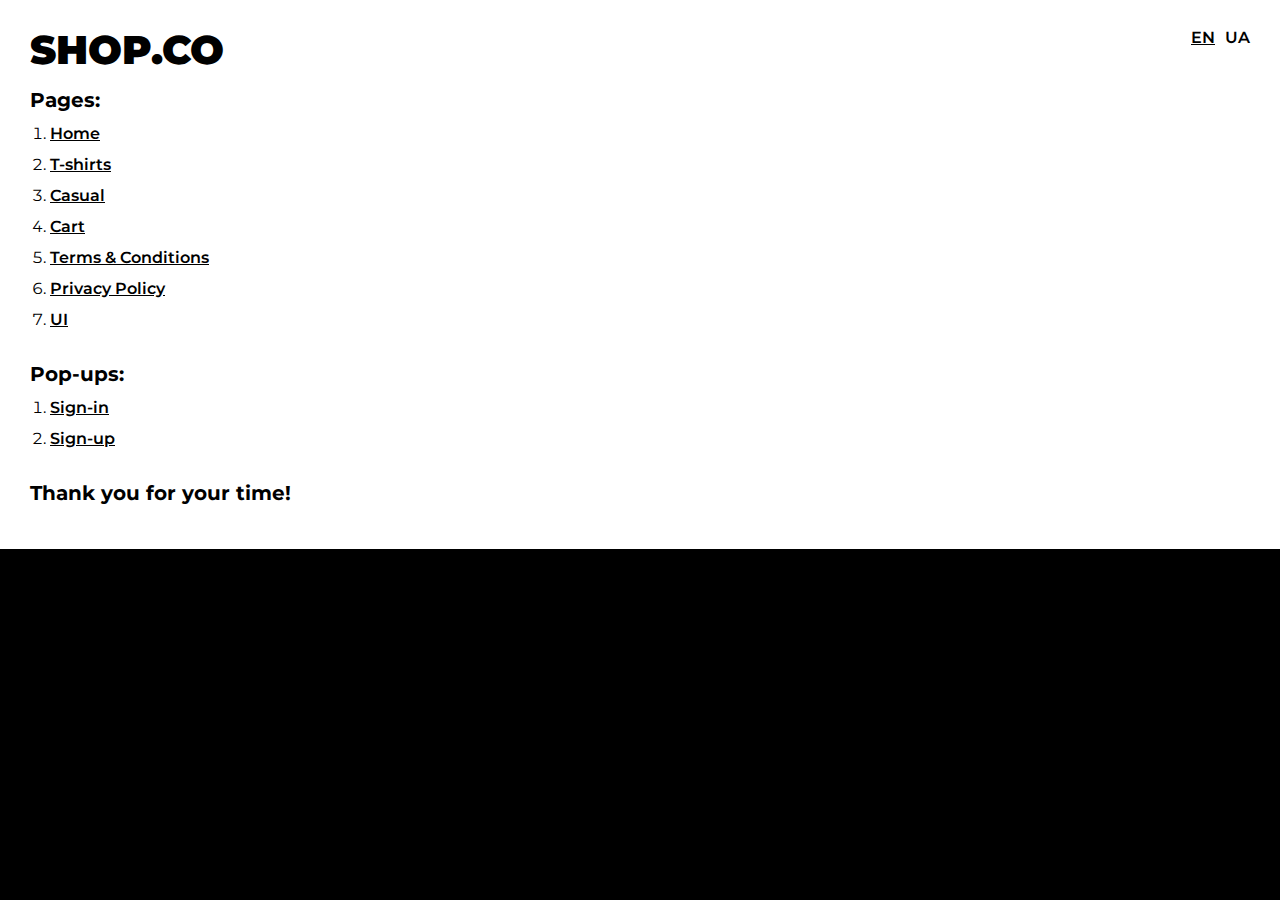
<file: index.html>
<!DOCTYPE html>
<html>

<head>
	<meta charset="UTF-8">
	<meta name="viewport" content="width=device-width, initial-scale=1.0">
	<title>SHOP.CO</title>
</head>

<body>
	<div class="rootpage">
		<h1>SHOP.CO</h1>
		<h2>Pages:</h2>
		<ol class="rootpage__list">
			<li><a target="_blank" href="home.html">Home</a></li>
			<li><a target="_blank" href="t-shirts.html">T-shirts</a></li>
			<li><a target="_blank" href="casual.html">Casual</a></li>
			<li><a target="_blank" href="cart.html">Cart</a></li>
			<li><a target="_blank" href="terms-and-conditions.html">Terms & Conditions</a></li>
			<li><a target="_blank" href="privacy-policy.html">Privacy Policy</a></li>
			<li><a target="_blank" href="UI.html">UI</a></li>
		</ol>
		<h2>Pop-ups:</h2>
		<ol class="rootpage__list">
			<li><a target="_blank" href="home.html#popup-sign-in">Sign-in</a></li>
			<li><a target="_blank" href="home.html#popup-sign-up">Sign-up</a></li>
		</ol>
		<div class="rootpage__tnx">
			<h2>Thank you for your time!</h2>
		</div>
		<div class="rootpage__lang-switcher lang-switcher">
			<span class="active-lang">EN</span>
			<a href="index-ua.html">UA</a>
		</div>
	</div>
</body>
<style>
	@charset "UTF-8";
	@import url("https://fonts.googleapis.com/css?family=Montserrat:regular,600,700,900&display=swap");

	*,
	*::before,
	*::after {
		padding: 0px;
		margin: 0px;
		border: 0px;
		box-sizing: border-box;
	}

	html,
	body {
		height: 100%;
		margin: 0;
		padding: 0;
		min-width: 320px;
		width: 100%;
		background-color: black;


	}

	body {
		font-family: "Montserrat";
		font-size: 100%;
		line-height: 1;
		font-size: 1rem;
		color: black;
	}

	a {
		color: black;
		font-weight: 600;
		text-decoration: underline;
	}

	a:visited {
		text-decoration: underline;
		color: #949392;
	}

	a:hover {
		text-decoration: none;
	}

	ul li {


		list-style: none;
	}

	li::marker {
		color: black;
	}

	img {
		vertical-align: top;
	}

	.wrapper {
		width: 100%;
		min-height: 100%;
		overflow: hidden;
	}

	.rootpage {
		background-color: #fff;
		padding: 30px;
		display: flex;
		flex-direction: column;
		align-items: flex-start;
	}

	@media (max-width: 767px) {
		.rootpage {
			padding: 30px 15px;
		}
	}

	h1 {
		font-size: 2.5rem;
		font-weight: 900;
		margin: 0px 0px 1.25rem 0px;
	}

	@media (max-width: 767px) {
		h1 {
			font-size: 1.85rem;
			margin: 0px 0px 1.25rem 0px;
		}
	}

	h2 {
		font-size: 1.25rem;
		margin: 0px 0px 1rem 0px;
	}

	@media (max-width: 767px) {
		h2 {
			font-size: 1.125rem;
			margin: 0px 0px 1rem 0px;
		}
	}

	.rootpage__list {
		margin: 0px 0px 2.25rem 1.25rem;
	}

	.rootpage__list li:not(:last-child) {
		margin: 0px 0px 15px 0px;
	}

	.lang-switcher {
		position: absolute;
		top: 30px;
		right: 30px;
		display: flex;
		gap: 10px;
		font-size: 1rem;
	}

	@media (max-width: 490px) {
		.lang-switcher {
			right: 15px;
		}
	}

	.lang-switcher a {
		color: black;
		text-decoration: none;
	}

	.lang-switcher a:hover {
		text-decoration: underline;
	}

	.active-lang {
		font-weight: 600;
		text-decoration: underline;
	}
</style>

</html>
</file>
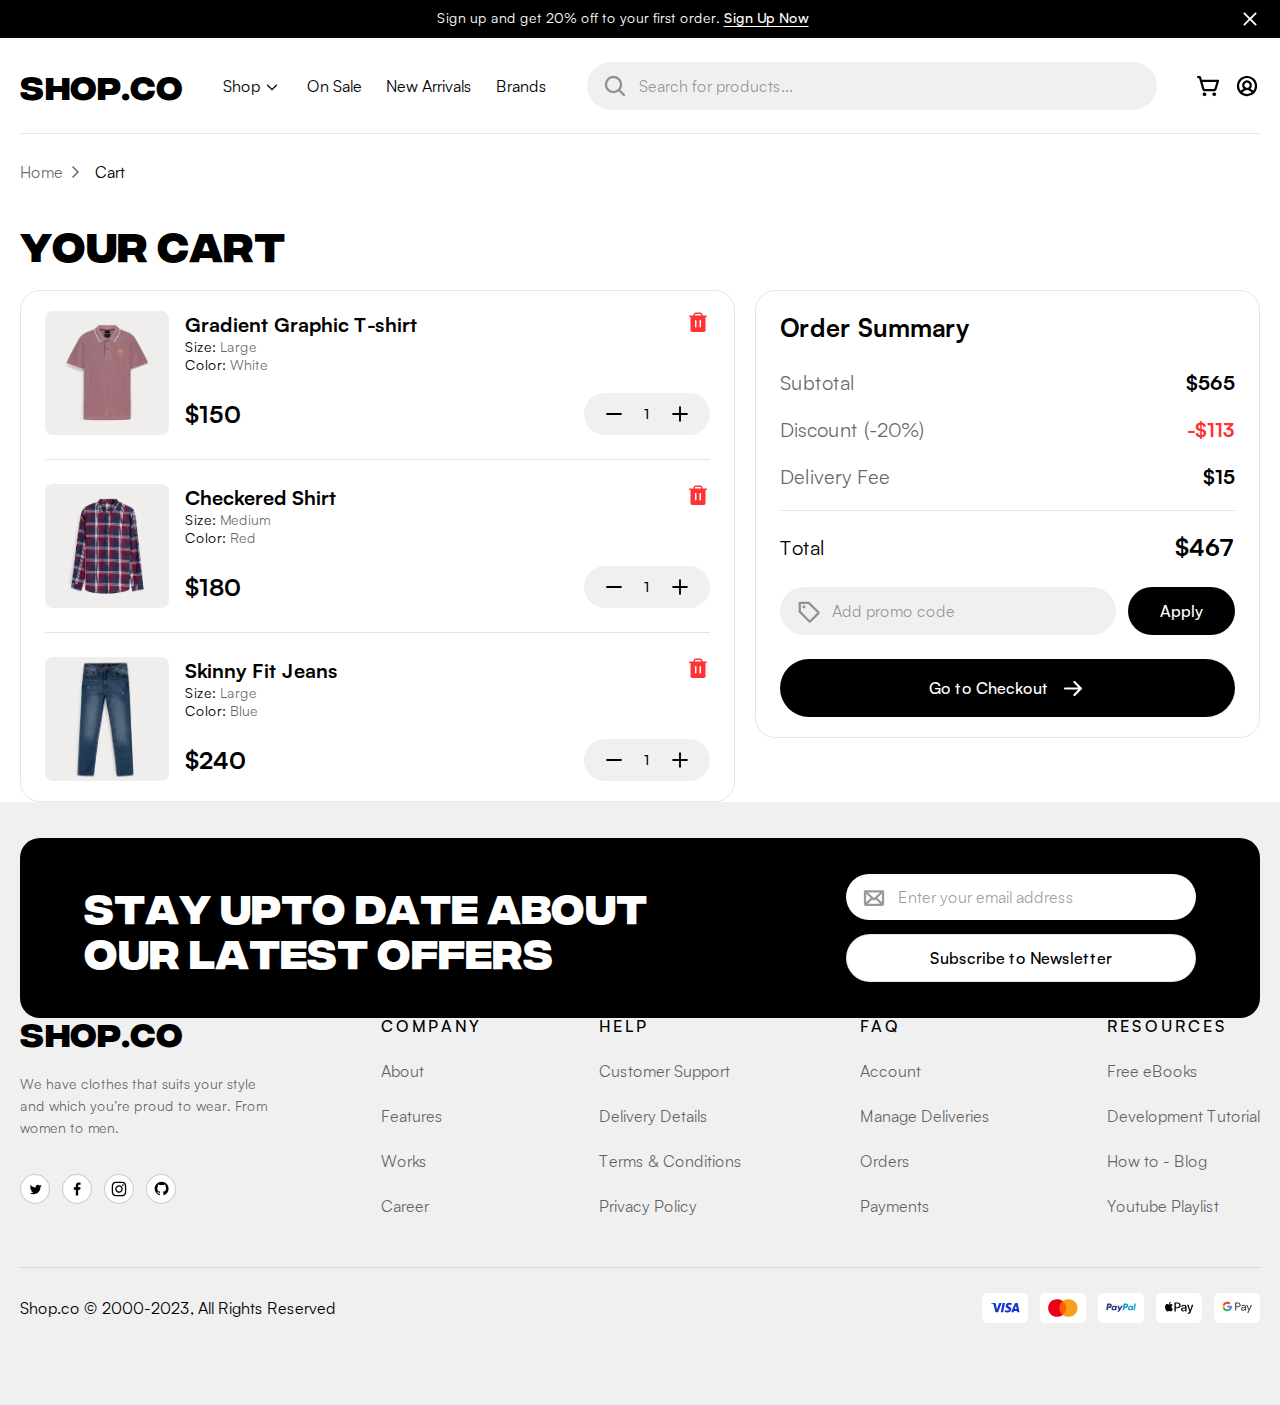
<file: cart.html>
<!DOCTYPE html>
<html lang="en">

<head>
	<title>Cart</title>
	<meta charset="UTF-8">
	<meta name="format-detection" content="telephone=no">
	<!-- <style>body{opacity: 0;}</style> -->
	<link rel="stylesheet" href="css/style.min.css?_v=20250717212833">
	<link rel="shortcut icon" href="favicon.ico">
	<!-- <meta name="robots" content="noindex, nofollow"> -->
	<meta name="viewport" content="width=device-width, initial-scale=1.0">
</head>

<body>
	<div class="wrapper">
		<div class="upper-header">
			<div class="upper-header__container">
				<div class="upper-header__text-buttons">
					<div class="upper-header__text-button">
						<span class="upper-header__text">Sign up and get 20% off to your first order.</span>
						<button data-popup="#popup-sign-up" type="button" class="upper-header__sign-up-button"> Sign Up
							Now</button>
					</div>
					<button type="button" class="upper-header__close-button" aria-label="Close">
						<svg class="icon" focusable="false" aria-hidden="true">
							<use xlink:href="img/icons/icons.svg#close"></use>
						</svg>
					</button>
				</div>
			</div>
		</div>
		<header class="header">
			<div class="header__container">
				<button type="button" aria-label="Toggle menu" class="icon-menu"><span></span></button>
				<div class="header__logo logo"><a href="#">SHOP.CO</a></div>
				<div class="header__menu menu">
					<nav class="menu__body">
						<ul class="menu__list">
							<li class="menu__item">
								<div data-spollers class="menu__spollers spollers">
									<details class="spollers__item spoller-hover">
										<summary data-spoller-close class="spollers__title spollers__title--mobile"><a href="#" class="spoller-link">Shop</a>
										</summary>
										<div class="spollers__body">
											<a href="#" class="spollers__body-link">
												<div class="spollers__body-text">
													<h2>Men's clothes</h2>
													<p>In attractive and spectacular colors and designs</p>
												</div>
											</a>
											<a href="#" class="spollers__body-link">
												<div class="spollers__body-text">
													<h2>Women's clothes</h2>
													<p>Ladies, your style and tastes are important to us</p>
												</div>
											</a>
											<a href="#" class="spollers__body-link">
												<div class="spollers__body-text">
													<h2>Kids clothes</h2>
													<p>For all ages, with happy and beautiful colors</p>
												</div>
											</a>
											<a href="#" class="spollers__body-link">
												<div class="spollers__body-text">
													<h2>Bags and Shoes</h2>
													<p>Suitable for men, women and all tastes and styles</p>
												</div>
											</a>
										</div>
									</details>
								</div>
							</li>
							<li class="menu__item"><a href="#" class="menu__link">On Sale</a></li>
							<li class="menu__item"><a href="#" class="menu__link">New Arrivals</a></li>
							<li class="menu__item"><a href="#" class="menu__link">Brands</a></li>
						</ul>
					</nav>
				</div>
				<form action="#" class="header__search-form search-form">
					<input autocomplete="off" type="search" name="search" data-error="Error" placeholder="Search for products..." class="search-form__input input">
					<button type="button" aria-label="Search" class="search-form__button">
						<svg class="icon">
							<use xlink:href="img/icons/icons.svg#search"></use>
						</svg>
					</button>
				</form>
				<div class="header__action-buttons">
					<a href="#" aria-label="Go to Cart" class="header__cart-link">
						<div class="header__cart-icon">
							<svg class="icon">
								<use xlink:href="img/icons/icons.svg#cart"></use>
							</svg>
						</div>
						<span class="header__cart-link-counter">3</span>
					</a>
					<button aria-label="Sign In" data-popup="#popup-sign-in" class="header__sign-in-button" type="button">
						<div class="header__sign-in-button-icon">
							<svg class="icon">
								<use xlink:href="img/icons/icons.svg#sign-in"></use>
							</svg>
						</div>
					</button>
				</div>
			</div>
		</header>
		<div id="popup-sign-up" class="popup">
			<div class="popup__wrapper">
				<div class="popup__content">
					<div class="sign-up">
						<button data-close type="button" class="popup__close sign-up__close-icon"> </button>
						<div class="sign-up__title-block">
							<h1 class="sign-up__title">Sign up</h1>
						</div>
						<form class="sign-up__form" action="#" method="POST">
							<div class="sign-up__input-wrapper">
								<input required aria-label="Enter your full name" autocomplete="off" class="sign-up__name-input popup-input input" type="text" id="sign-up-username" name="sign-up-username" data-error="Error" placeholder="Your full name">
							</div>
							<div class="sign-up__input-wrapper">
								<input required aria-label="Enter you email" class="sign-up__email-input popup-input input" id="email-sign-up" autocomplete="on" type="email" name="email" data-error="error" placeholder="Your email">
							</div>
							<div class="sign-up__input-wrapper">
								<label class="sign-up__label" for="password-sign-up">Your password</label>
								<div class="sign-up__input-wrapper">
									<input id="password-sign-up" type="password" class="sign-up__password-input popup-input input">
									<button type="button" class="sign-up__show-password-button">
									</button>
								</div>
							</div>
							<div class="sign-up__input-wrapper">
								<label class="sign-up__label" for="confirm-password-sign-up">Confirm your password</label>
								<div class="sign-up__input-wrapper sign-up__input-wrapper--margin-bottom">
									<input id="confirm-password-sign-up" type="password" class="sign-up__confirm-password-input popup-input input">
									<button type="button" class="sign-up__show-confirm-password-button"></button>
								</div>
							</div>
							<div class="sign-up__form-buttons">
								<button class="sign-up__button button button--white">Sign
									up</button>
								<button data-popup="#popup-sign-in" type="button" class="sign-up__sign-in-button">Sign
									In</button>
							</div>
						</form>
					</div>
				</div>
			</div>
		</div>
		<div id="popup-sign-in" class="popup">
			<div class="popup__wrapper">
				<div class="popup__content">
					<div class="sign-in">
						<button data-close type="button" class="popup__close sign-in__close-icon"> </button>
						<div class="sign-in__title-block">
							<h1 class="sign-in__title">Sign in</h1>
						</div>
						<form class="sign-in__form" action="#" method="POST">
							<div class="sign-in__input-wrapper">
								<input required autocomplete="off" aria-label="Enter your full name" class="sign-in__name-input popup-input input" type="text" id="username" name="username" data-error="Error" placeholder="Your full name">
							</div>
							<div class="sign-in__input-wrapper">
								<input required aria-label="Enter your email" class="sign-in__email-input popup-input input" id="email-sign-in" autocomplete="on" type="email" name="email" data-error="error" placeholder="Your email">
							</div>
							<div class="sign-in__form-buttons">
								<button class="sign-in__button button button--white">Sign in</button>
								<button data-popup="#popup-sign-up" type="button" class="sign-in__sign-up-button">Sign Up
									Now</button>
							</div>
						</form>
					</div>
				</div>
			</div>
		</div>
		<div id="filters-popup" class="popup popup--filters">
			<div class="popup__wrapper">
				<div class="popup__content">
					<button data-close type="button" class="popup__close  filters-popup-close-icon"> </button>
					<div class="filters-popup">
						<div class="filters-popup__spollers spollers">
							<div class="spollers__item">
								<div class="spollers__title spollers__title--popup">Filters</div>
								<div class="spollers__body">
									<form action="#" class="filters-popup__form">
										<div class="filters-popup__section filter">
											<div class="filter__body filter__body--padding-top">
												<nav class="filter__menu">
													<ul class="filter__menu-list">
														<li class="filter__list-item">
															<a href="#" class="filter__item-link">T-shirts</a>
														</li>
														<li class="filter__list-item">
															<a href="#" class="filter__item-link">Shorts</a>
														</li>
														<li class="filter__list-item">
															<a href="#" class="filter__item-link">Shirts</a>
														</li>
														<li class="filter__list-item">
															<a href="#" class="filter__item-link">Hoodie</a>
														</li>
														<li class="filter__list-item">
															<a href="#" class="filter__item-link">Jeans</a>
														</li>
													</ul>
												</nav>
											</div>
										</div>
										<div class="filters-popup__section filter">
											<div data-spollers class="filter__spollers spollers">
												<details class="spollers__item">
													<summary class="spollers__title">Price</summary>
													<div class="spollers__body">
														<div class="filter__body filter__body--padding-bottom">
															<div class="filter__price-range">
																<div id="range">
																</div>
															</div>
														</div>
													</div>
												</details>
											</div>
										</div>
										<div class="filters-popup__section filter">
											<div data-spollers class="filter__spollers spollers">
												<details class="spollers__item">
													<summary class="spollers__title">Colors</summary>
													<div class="spollers__body">
														<div class="filter__body">
															<div class="filter__color-items color-items color-items--border">
																<label class="color-items__item  color-items__item--green">
																	<input checked type="radio" class="color-items__input" name="product-color">
																</label>
																<label class="color-items__item color-items__item--red">
																	<input type="radio" class="color-items__input" name="product-color">
																</label>
																<label class="color-items__item color-items__item--yellow">
																	<input type="radio" class="color-items__input" name="product-color">
																</label>
																<label class="color-items__item color-items__item--orange">
																	<input type="radio" class="color-items__input" name="product-color">
																</label>
																<label class="color-items__item color-items__item--emerald">
																	<input type="radio" class="color-items__input" name="product-color">
																</label>
																<label class="color-items__item color-items__item--blue">
																	<input type="radio" class="color-items__input" name="product-color">
																</label>
																<label class="color-items__item color-items__item--purple">
																	<input type="radio" class="color-items__input" name="product-color">
																</label>
																<label class="color-items__item color-items__item--pink">
																	<input type="radio" class="color-items__input" name="product-color">
																</label>
																<label class="color-items__item color-items__item--white">
																	<input type="radio" class="color-items__input" name="product-color">
																</label>
																<label class="color-items__item color-items__item--black">
																	<input type="radio" class="color-items__input" name="product-color">
																</label>
															</div>
														</div>
													</div>
												</details>
											</div>
										</div>
										<div class="filters-popup__section filter">
											<div data-spollers class="filter__spollers spollers">
												<details class="spollers__item">
													<summary class="spollers__title">Sizes</summary>
													<div class="spollers__body">
														<div class="filter__body">
															<div class="filter__size-items size-items size-items--small">
																<label class="size-items__item"> XX-Small
																	<input type="radio" value="xx-small" class="size-items__input" name="product-size">
																</label>
																<label class="size-items__item"> X-Small
																	<input type="radio" value="x-small" class="size-items__input" name="product-size">
																</label>
																<label class="size-items__item">Small
																	<input type="radio" value="small" class="size-items__input" name="product-size">
																</label>
																<label class="size-items__item">Medium
																	<input type="radio" value="medium" class="size-items__input" name="product-size">
																</label>
																<label class="size-items__item">Large
																	<input checked type="radio" value="large" class="size-items__input" name="product-size">
																</label>
																<label class="size-items__item">X-Large
																	<input type="radio" value="x-large" class="size-items__input" name="product-size">
																</label>
																<label class="size-items__item">XX-Large
																	<input type="radio" value="xx-large" class="size-items__input" name="product-size">
																</label>
																<label class="size-items__item">3X-Large
																	<input type="radio" value="3x-large" class="size-items__input" name="product-size">
																</label>
																<label class="size-items__item">4X-Large
																	<input type="radio" value="4x-large" class="size-items__input" name="product-size">
																</label>
															</div>
														</div>
													</div>
												</details>
											</div>
										</div>
										<div class="filters-popup__section filter">
											<div data-spollers class="filter__spollers spollers">
												<details class="spollers__item">
													<summary class="spollers__title">Dress Style</summary>
													<div class="spollers__body">
														<div class="filter__body">
															<nav class="filter__menu">
																<ul class="filter__menu-list">
																	<li class="filter__list-item">
																		<a href="#" class="filter__item-link">Casual</a>
																	</li>
																	<li class="filter__list-item">
																		<a href="#" class="filter__item-link">
																			Formal</a>
																	</li>
																	<li class="filter__list-item">
																		<a href="#" class="filter__item-link">Party</a>
																	</li>
																	<li class="filter__list-item">
																		<a href="#" class="filter__item-link">Gym</a>
																	</li>
																</ul>
															</nav>
														</div>
													</div>
												</details>
											</div>
										</div>
										<button class="filters-popup__form-button button button--fw">Apply Filter</button>
									</form>
								</div>
							</div>
						</div>
					</div>
				</div>
			</div>
		</div>
		<main class="page">
			<section class="page__cart cart">
				<div class="cart__container">
					<div class="cart__breadcrumbs breadcrumbs">
						<ul class="breadcrumbs__list">
							<li class="breadcrumbs__item">
								<a href="#">Home</a>
							</li>
							<li class="breadcrumbs__item">
								<span>Cart</span>
							</li>
						</ul>
					</div>
					<h1 class="cart__title title title--small">Your cart</h1>
					<div class="cart__body">
						<div class="cart__empty-message" style="display: none;">
							<div class="cart__empty-message-image">
								<img src="img/icons/empty-cart.webp" alt="Image">
							</div>
							<p>Your cart is empty</p>
							<a href="#" class="cart__empty-message-link button">Shop</a>
						</div>
						<div class="cart__body-cards">
							<article class="cart__body-card cart-card">
								<a href="#" class="cart-card__image">
									<img src="img/items/07.webp" alt="Image">
								</a>
								<div class="cart-card__body">
									<div class="cart-card__body-inner-wrap">
										<div class="cart-card__title-button">
											<h2 class="cart-card__title">
												<a href="#" class="cart-card__link-title">
													Gradient Graphic T-shirt
												</a>
											</h2>
											<button type="button" class="cart-card__delete-button"></button>
										</div>
										<div class="cart-card__detail">Size: <span>Large</span></div>
										<div class="cart-card__detail">Color: <span>White</span></div>
									</div>
									<div class="cart-card__price-quantity">
										<div class="cart-card__price"><span>$150</span></div>
										<div data-quantity class="cart-card__quantity quantity">
											<button data-quantity-minus type="button" class="quantity__button quantity__button--minus">
											</button>
											<div class="quantity__input">
												<input data-quantity-value autocomplete="off" type="text" name="form[]" value="1">
											</div>
											<button data-quantity-plus type="button" class="quantity__button quantity__button--plus">
											</button>
										</div>
									</div>
								</div>
							</article>
							<article class="cart__body-card cart-card">
								<a href="#" class="cart-card__image">
									<img src="img/items/03.webp" alt="Image">
								</a>
								<div class="cart-card__body">
									<div class="cart-card__body-inner-wrap">
										<div class="cart-card__title-button">
											<h2 class="cart-card__title">
												<a href="#" class="cart-card__link-title">Checkered Shirt</a>
											</h2>
											<button type="button" class="cart-card__delete-button"></button>
										</div>
										<div class="cart-card__detail">Size: <span>Medium</span></div>
										<div class="cart-card__detail">Color: <span>Red</span></div>
									</div>
									<div class="cart-card__price-quantity">
										<div class="cart-card__price"><span>$180</span></div>
										<div data-quantity class="cart-card__quantity quantity">
											<button data-quantity-minus type="button" class="quantity__button quantity__button--minus">
											</button>
											<div class="quantity__input">
												<input data-quantity-value autocomplete="off" type="text" name="form[]" value="1">
											</div>
											<button data-quantity-plus type="button" class="quantity__button quantity__button--plus">
											</button>
										</div>
									</div>
								</div>
							</article>
							<article class="cart__body-card cart-card">
								<a href="#" class="cart-card__image">
									<img src="img/items/02.webp" alt="Image">
								</a>
								<div class="cart-card__body">
									<div class="cart-card__body-inner-wrap">
										<div class="cart-card__title-button">
											<h2 class="cart-card__title">
												<a href="#" class="cart-card__link-title">Skinny Fit Jeans</a>
											</h2>
											<button type="button" class="cart-card__delete-button"></button>
										</div>
										<div class="cart-card__detail">Size: <span>Large</span></div>
										<div class="cart-card__detail">Color: <span>Blue</span></div>
									</div>
									<div class="cart-card__price-quantity">
										<div class="cart-card__price"><span>$240</span></div>
										<div data-quantity class="cart-card__quantity quantity">
											<button data-quantity-minus type="button" class="quantity__button quantity__button--minus">
											</button>
											<div class="quantity__input">
												<input data-quantity-value autocomplete="off" type="text" name="form[]" value="1">
											</div>
											<button data-quantity-plus type="button" class="quantity__button quantity__button--plus">
											</button>
										</div>
									</div>
								</div>
							</article>
						</div>
						<div class="cart__body-summary">
							<h2 class="cart__summary-title">Order Summary</h2>
							<div class="cart__summary-items">
								<div class="cart__summary-item">
									<span class="cart__item-label">Subtotal</span>
									<span class="cart__item-amount">$565</span>
								</div>
								<div class="cart__summary-item">
									<span class="cart__item-label">Discount (-20%)</span>
									<span class="cart__item-amount cart__item-amount--color">-$113</span>
								</div>
								<div class="cart__summary-item">
									<span class="cart__item-label">Delivery Fee</span>
									<span class="cart__item-amount">$15</span>
								</div>
							</div>
							<div class="cart__summary-total">
								<span class="cart__total-label">Total</span>
								<span class="cart__total-amount">$467</span>
							</div>
							<form action="#" class="cart__summary-input-button">
								<div class="cart__summary-input-wrapper">
									<input autocomplete="off" type="text" name="promo" data-error="Error" placeholder="Add promo code" class="cart__summary-input input">
								</div>
								<button class="cart__promo-button button">Apply</button>
							</form>
							<button type="button" class="cart__summary-button button button--fw">Go to Checkout</button>
						</div>
					</div>
				</div>

			</section>
		</main>
		<footer class="footer">
			<div class="footer__container">
				<div class=" footer__subscribtion subscription">
					<h2 class="subscription__title title title--white">STAY UPTO DATE ABOUT OUR
						LATEST OFFERS
					</h2>
					<form action="#" class="subscription__form">
						<input required autocomplete="on" type="email" name="form[]" placeholder="Enter your email address" class="subscription__input input">
						<button class="subscription__button button button--white button--fw">Subscribe to
							Newsletter
						</button>
					</form>
				</div>
				<div class="footer__body">
					<div class="footer__logo-text-social">
						<div class="footer__logo logo">
							<a href="#">SHOP.CO</a>
						</div>
						<div class="footer__text">
							<p>We have clothes that suits your style and which you’re proud to wear. From women to men.</p>
						</div>
						<div class="footer__social">
							<a href="#" aria-label="Twitter Share" data-tippy-content="Twitter" class="footer__social-icon">
								<img class="icon" src="img/icons/twitter.svg" alt="Image">
							</a>
							<a href="#" aria-label="Instagram Share" data-tippy-content="Instagram" class="footer__social-icon">
								<img class="icon" src="img/icons/fb.svg" alt="Image">
							</a>
							<a href="#" aria-label="Facebook Share" data-tippy-content="Facebook" class="footer__social-icon">
								<img class="icon" src="img/icons/inst.svg" alt="Image">
							</a>
							<a href="#" aria-label="Github Share" data-tippy-content="Github" class="footer__social-icon">
								<img class="icon" src="img/icons/git.svg" alt="Image">
							</a>
						</div>
					</div>
					<div class="footer__columns">
						<div class="footer__column">
							<h2 class="footer__column-title">Company</h2>
							<ul class="footer__column-list">
								<li><a href="#">About</a></li>
								<li><a href="#">Features</a></li>
								<li><a href="#">Works</a></li>
								<li><a href="#">Career</a></li>
							</ul>
						</div>
						<div class="footer__column">
							<h2 class="footer__column-title">Help</h2>
							<ul class="footer__column-list">
								<li><a href="#">Customer Support</a></li>
								<li><a href="#">Delivery Details</a></li>
								<li><a href="#">Terms & Conditions</a></li>
								<li><a href="#">Privacy Policy</a></li>
							</ul>
						</div>
						<div class="footer__column">
							<h2 class="footer__column-title">FAQ</h2>
							<ul class="footer__column-list">
								<li><a href="#">Account</a></li>
								<li><a href="#">Manage Deliveries</a></li>
								<li><a href="#">Orders</a></li>
								<li><a href="#">Payments</a></li>
							</ul>
						</div>
						<div class="footer__column">
							<h2 class="footer__column-title">Resources</h2>
							<ul class="footer__column-list">
								<li><a href="#">Free eBooks</a></li>
								<li><a href="#">Development Tutorial</a></li>
								<li><a href="#">How to - Blog</a></li>
								<li><a href="#">Youtube Playlist</a></li>
							</ul>
						</div>
					</div>
				</div>

				<div class="footer__copyright-payment">
					<div class="footer__copyright">
						Shop.co © 2000-2023, All Rights Reserved
					</div>
					<div class="footer__payment">
						<ul class="footer__payment-list">
							<li class="footer__payment-items">
								<div class="footer__payment-icon">
									<img src="img/icons/Visa1.svg" alt="Image">
								</div>
							</li>
							<li class="footer__payment-items">
								<div class="footer__payment-icon">
									<img src="img/icons/Mastercard1.svg" alt="Image">
								</div>
							</li>
							<li class="footer__payment-items">
								<div class="footer__payment-icon">
									<img src="img/icons/Paypal1.svg" alt="Image">
								</div>
							</li>

							<li class="footer__payment-items">
								<div class="footer__payment-icon">
									<img src="img/icons/ApplePay1.svg" alt="Image">
								</div>
							</li>
							<li class="footer__payment-items">
								<div class="footer__payment-icon">
									<img src="img/icons/GPay1.svg" alt="Image">
								</div>
							</li>

						</ul>
					</div>
				</div>
			</div>
		</footer>
	</div>
	<script src="js/app.min.js?_v=20250717212833"></script>
</body>

</html>
</file>
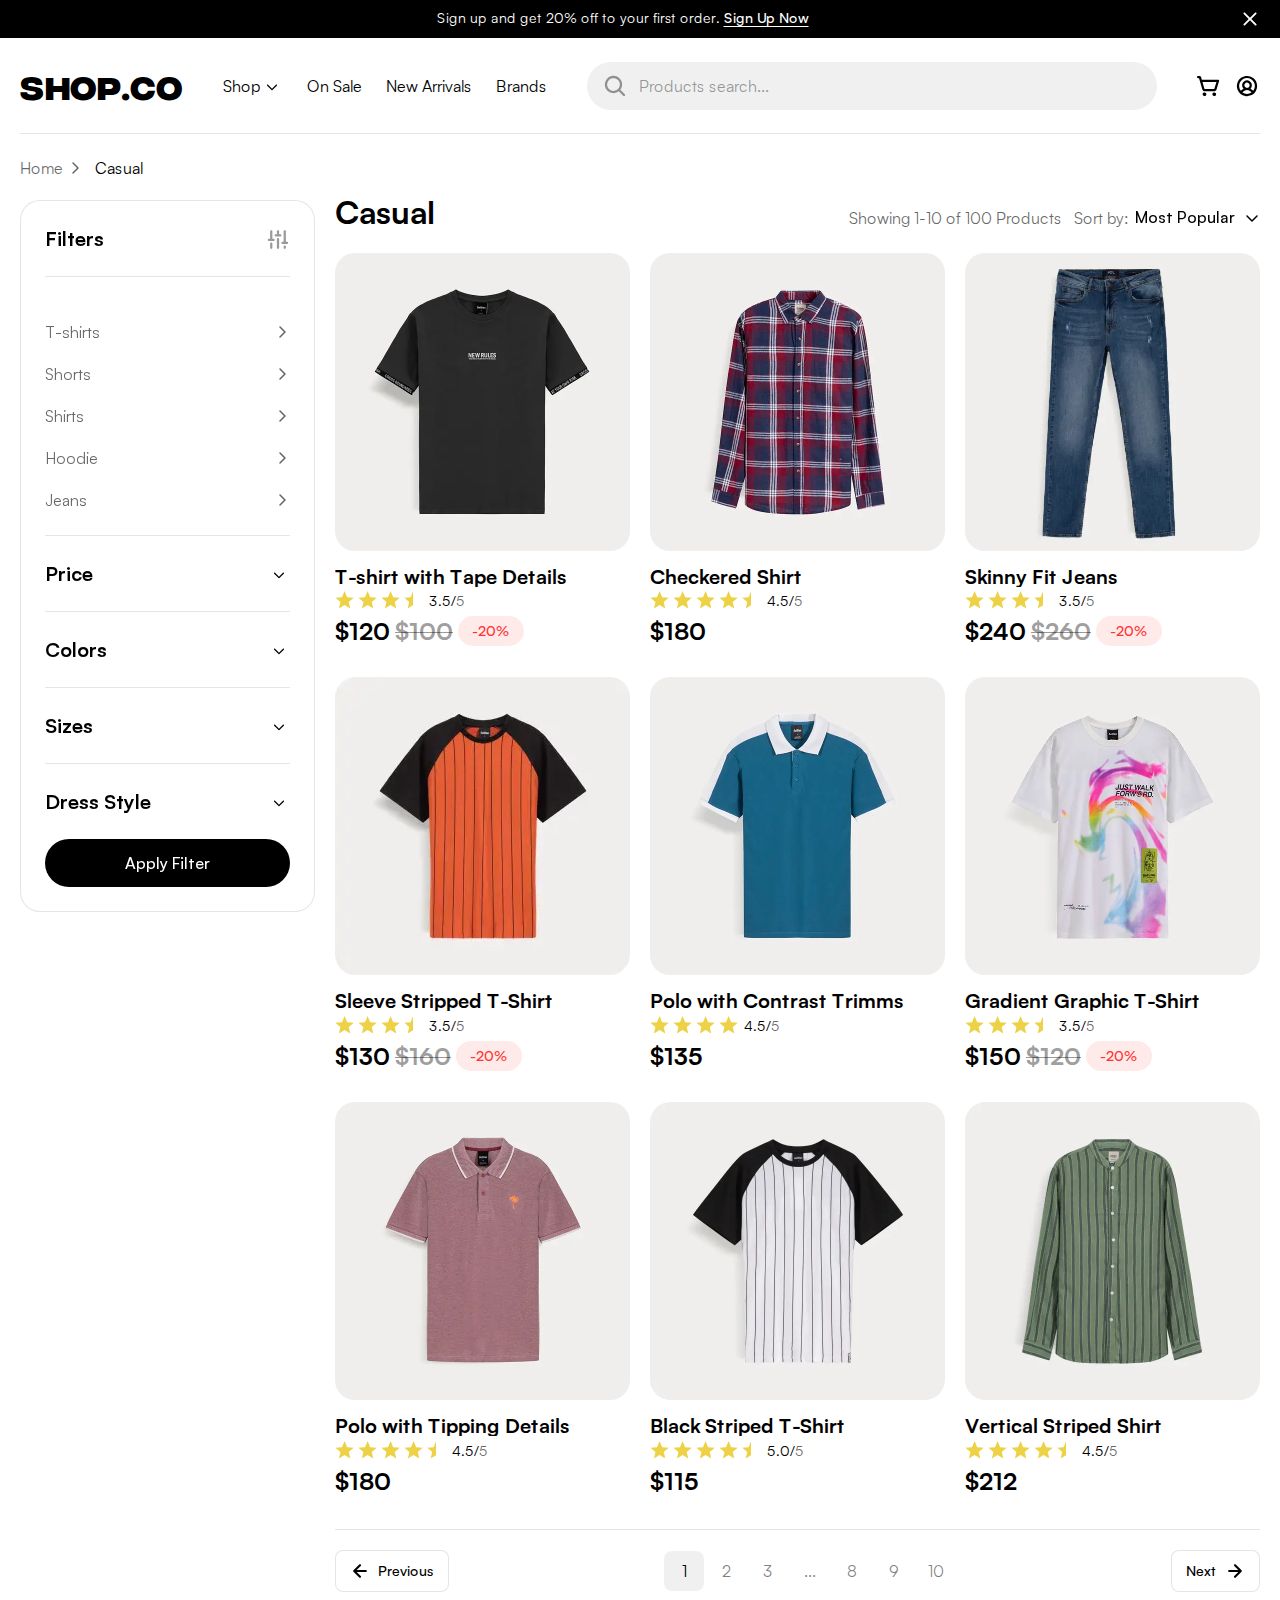
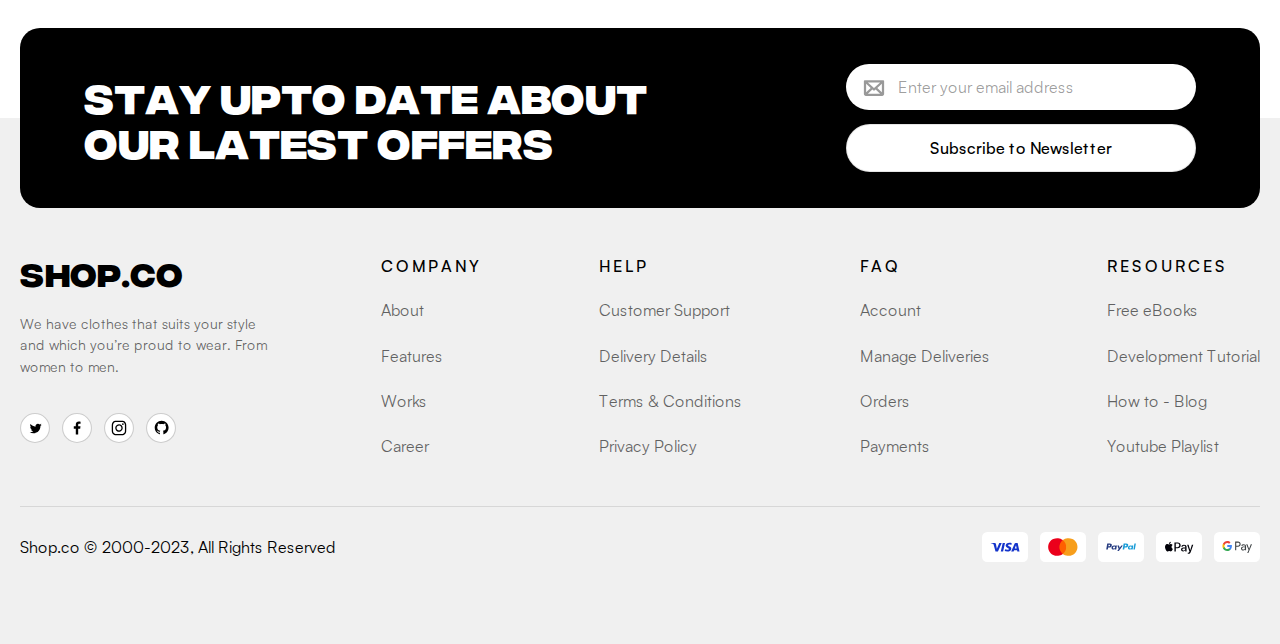
<file: casual.html>
<!DOCTYPE html>
<html lang="en">

<head>
	<title>Casual</title>
	<meta charset="UTF-8">
	<meta name="format-detection" content="telephone=no">
	<!-- <style>body{opacity: 0;}</style> -->
	<link rel="stylesheet" href="css/style.min.css?_v=20250723221614">
	<link rel="shortcut icon" href="favicon.ico">
	<!-- <meta name="robots" content="noindex, nofollow"> -->
	<meta name="viewport" content="width=device-width, initial-scale=1.0">
</head>

<body>
	<div class="wrapper">
		<div class="upper-header">
			<div class="upper-header__container">
				<div class="upper-header__text-buttons">
					<div class="upper-header__text-button">
						<span class="upper-header__text">Sign up and get 20% off to your first order.</span>
						<button data-popup="#popup-sign-up" type="button" class="upper-header__sign-up-button"> Sign Up
							Now</button>
					</div>
					<button type="button" class="upper-header__close-button" aria-label="Close">
						<svg class="icon" focusable="false" aria-hidden="true">
							<use xlink:href="img/icons/icons.svg#close"></use>
						</svg>
					</button>
				</div>
			</div>
		</div>
		<header class="header">
			<div class="header__container undefined">
				<div class="header__logo logo"><a href="#">SHOP.CO</a></div>
				<div class="header__menu menu">
					<button type="button" aria-label="Toggle menu" class="menu__icon icon-menu"><span></span></button>
					<nav class="menu__body">
						<ul class="menu__list">
							<li class="menu__item">
								<div data-spollers class="menu__spollers spollers">
									<details class="spollers__item spoller-hover">
										<summary data-spoller-close class="spollers__title spollers__title--mobile"><a href="#" class="spoller-link">Shop</a>
										</summary>
										<div class="spollers__body">
											<a href="#" class="spollers__body-link">
												<div class="spollers__body-text">
													<h2>Men's clothes</h2>
													<p>In attractive and spectacular colors and designs</p>
												</div>
											</a>
											<a href="#" class="spollers__body-link">
												<div class="spollers__body-text">
													<h2>Women's clothes</h2>
													<p>Ladies, your style and tastes are important to us</p>
												</div>
											</a>
											<a href="#" class="spollers__body-link">
												<div class="spollers__body-text">
													<h2>Kids clothes</h2>
													<p>For all ages, with happy and beautiful colors</p>
												</div>
											</a>
											<a href="#" class="spollers__body-link">
												<div class="spollers__body-text">
													<h2>Bags and Shoes</h2>
													<p>Suitable for men, women and all tastes and styles</p>
												</div>
											</a>
										</div>
									</details>
								</div>
							</li>
							<li class="menu__item"><a href="#" class="menu__link">On Sale</a></li>
							<li class="menu__item"><a href="#" class="menu__link">New Arrivals</a></li>
							<li class="menu__item"><a href="#" class="menu__link">Brands</a></li>
						</ul>
					</nav>
				</div>
				<form action="#" class="header__search-form search-form">
					<input autocomplete="off" type="search" name="search" placeholder="Products search..." class="search-form__input  input search-form__input--placeholder">
					<button aria-label="Search" class="search-form__button">
						<svg class="icon">
							<use xlink:href="img/icons/icons.svg#search"></use>
						</svg>
					</button>
				</form>
				<div class="header__action-buttons">
					<a href="#" aria-label="Go to Cart" class="header__cart-link">
						<div class="header__cart-icon">
							<svg class="icon">
								<use xlink:href="img/icons/icons.svg#cart"></use>
							</svg>
						</div>
						<span class="header__cart-link-counter">3</span>
					</a>
					<button aria-label="Sign In" data-popup="#popup-sign-in" class="header__sign-in-button" type="button">
						<div class="header__sign-in-button-icon">
							<svg class="icon">
								<use xlink:href="img/icons/icons.svg#sign-in"></use>
							</svg>
						</div>
					</button>
				</div>
			</div>
		</header>
		<div id="popup-sign-up" class="popup">
			<div class="popup__wrapper">
				<div class="popup__content">
					<div class="sign-up">
						<button data-close type="button" class="popup__close sign-up__close-icon"> </button>
						<div class="sign-up__title-block">
							<h1 class="sign-up__title">Sign up</h1>
						</div>
						<form class="sign-up__form" action="#" method="POST">
							<div class="sign-up__input-wrapper">
								<input required aria-label="Enter your full name" autocomplete="off" class="sign-up__name-input popup-input input" type="text" id="sign-up-username" name="sign-up-username" data-error="Error" placeholder="Your full name">
							</div>
							<div class="sign-up__input-wrapper">
								<input required aria-label="Enter you email" class="sign-up__email-input popup-input input" id="email-sign-up" autocomplete="on" type="email" name="email" data-error="error" placeholder="Your email">
							</div>
							<div class="sign-up__input-wrapper">
								<label class="sign-up__label" for="password-sign-up">Your password</label>
								<div class="sign-up__input-wrapper">
									<input id="password-sign-up" type="password" class="sign-up__password-input popup-input input">
									<button type="button" class="sign-up__show-password-button">
									</button>
								</div>
							</div>
							<div class="sign-up__input-wrapper">
								<label class="sign-up__label" for="confirm-password-sign-up">Confirm your password</label>
								<div class="sign-up__input-wrapper sign-up__input-wrapper--margin-bottom">
									<input id="confirm-password-sign-up" type="password" class="sign-up__confirm-password-input popup-input input">
									<button type="button" class="sign-up__show-confirm-password-button"></button>
								</div>
							</div>
							<div class="sign-up__form-buttons">
								<button class="sign-up__button button button--white">Sign
									up</button>
								<button data-popup="#popup-sign-in" type="button" class="sign-up__sign-in-button">Sign
									In</button>
							</div>
						</form>
					</div>
				</div>
			</div>
		</div>
		<div id="popup-sign-in" class="popup">
			<div class="popup__wrapper">
				<div class="popup__content">
					<div class="sign-in">
						<button data-close type="button" class="popup__close sign-in__close-icon"> </button>
						<div class="sign-in__title-block">
							<h1 class="sign-in__title">Sign in</h1>
						</div>
						<form class="sign-in__form" action="#" method="POST">
							<div class="sign-in__input-wrapper">
								<input required autocomplete="off" aria-label="Enter your full name" class="sign-in__name-input popup-input input" type="text" id="username" name="username" data-error="Error" placeholder="Your full name">
							</div>
							<div class="sign-in__input-wrapper">
								<input required aria-label="Enter your email" class="sign-in__email-input popup-input input" id="email-sign-in" autocomplete="on" type="email" name="email" data-error="error" placeholder="Your email">
							</div>
							<div class="sign-in__form-buttons">
								<button class="sign-in__button button button--white">Sign in</button>
								<button data-popup="#popup-sign-up" type="button" class="sign-in__sign-up-button">Sign Up
									Now</button>
							</div>
						</form>
					</div>
				</div>
			</div>
		</div>
		<div id="filters-popup" class="popup popup--filters">
			<div class="popup__wrapper">
				<div class="popup__content">
					<button data-close type="button" class="popup__close  filters-popup-close-icon"> </button>
					<div class="filters-popup">
						<div class="filters-popup__spollers spollers">
							<div class="spollers__item">
								<div class="spollers__title spollers__title--popup">Filters</div>
								<div class="spollers__body">
									<form action="#" class="filters-popup__form">
										<div class="filters-popup__section filter">
											<div class="filter__body filter__body--padding-top">
												<nav class="filter__menu">
													<ul class="filter__menu-list">
														<li class="filter__list-item">
															<a href="#" class="filter__item-link">T-shirts</a>
														</li>
														<li class="filter__list-item">
															<a href="#" class="filter__item-link">Shorts</a>
														</li>
														<li class="filter__list-item">
															<a href="#" class="filter__item-link">Shirts</a>
														</li>
														<li class="filter__list-item">
															<a href="#" class="filter__item-link">Hoodie</a>
														</li>
														<li class="filter__list-item">
															<a href="#" class="filter__item-link">Jeans</a>
														</li>
													</ul>
												</nav>
											</div>
										</div>
										<div class="filters-popup__section filter">
											<div data-spollers class="filter__spollers spollers">
												<details class="spollers__item">
													<summary class="spollers__title">Price</summary>
													<div class="spollers__body">
														<div class="filter__body filter__body--padding-bottom">
															<div class="filter__price-range">
																<div id="range">
																</div>
															</div>
														</div>
													</div>
												</details>
											</div>
										</div>
										<div class="filters-popup__section filter">
											<div data-spollers class="filter__spollers spollers">
												<details class="spollers__item">
													<summary class="spollers__title">Colors</summary>
													<div class="spollers__body">
														<div class="filter__body">
															<div class="filter__color-items color-items color-items--border">
																<label class="color-items__item  color-items__item--green">
																	<input checked type="radio" class="color-items__input" name="product-color">
																</label>
																<label class="color-items__item color-items__item--red">
																	<input type="radio" class="color-items__input" name="product-color">
																</label>
																<label class="color-items__item color-items__item--yellow">
																	<input type="radio" class="color-items__input" name="product-color">
																</label>
																<label class="color-items__item color-items__item--orange">
																	<input type="radio" class="color-items__input" name="product-color">
																</label>
																<label class="color-items__item color-items__item--emerald">
																	<input type="radio" class="color-items__input" name="product-color">
																</label>
																<label class="color-items__item color-items__item--blue">
																	<input type="radio" class="color-items__input" name="product-color">
																</label>
																<label class="color-items__item color-items__item--purple">
																	<input type="radio" class="color-items__input" name="product-color">
																</label>
																<label class="color-items__item color-items__item--pink">
																	<input type="radio" class="color-items__input" name="product-color">
																</label>
																<label class="color-items__item color-items__item--white">
																	<input type="radio" class="color-items__input" name="product-color">
																</label>
																<label class="color-items__item color-items__item--black">
																	<input type="radio" class="color-items__input" name="product-color">
																</label>
															</div>
														</div>
													</div>
												</details>
											</div>
										</div>
										<div class="filters-popup__section filter">
											<div data-spollers class="filter__spollers spollers">
												<details class="spollers__item">
													<summary class="spollers__title">Sizes</summary>
													<div class="spollers__body">
														<div class="filter__body">
															<div class="filter__size-items size-items size-items--small">
																<label class="size-items__item"> XX-Small
																	<input type="radio" value="xx-small" class="size-items__input" name="product-size">
																</label>
																<label class="size-items__item"> X-Small
																	<input type="radio" value="x-small" class="size-items__input" name="product-size">
																</label>
																<label class="size-items__item">Small
																	<input type="radio" value="small" class="size-items__input" name="product-size">
																</label>
																<label class="size-items__item">Medium
																	<input type="radio" value="medium" class="size-items__input" name="product-size">
																</label>
																<label class="size-items__item">Large
																	<input checked type="radio" value="large" class="size-items__input" name="product-size">
																</label>
																<label class="size-items__item">X-Large
																	<input type="radio" value="x-large" class="size-items__input" name="product-size">
																</label>
																<label class="size-items__item">XX-Large
																	<input type="radio" value="xx-large" class="size-items__input" name="product-size">
																</label>
																<label class="size-items__item">3X-Large
																	<input type="radio" value="3x-large" class="size-items__input" name="product-size">
																</label>
																<label class="size-items__item">4X-Large
																	<input type="radio" value="4x-large" class="size-items__input" name="product-size">
																</label>
															</div>
														</div>
													</div>
												</details>
											</div>
										</div>
										<div class="filters-popup__section filter">
											<div data-spollers class="filter__spollers spollers">
												<details class="spollers__item">
													<summary class="spollers__title">Dress Style</summary>
													<div class="spollers__body">
														<div class="filter__body">
															<nav class="filter__menu">
																<ul class="filter__menu-list">
																	<li class="filter__list-item">
																		<a href="#" class="filter__item-link">Casual</a>
																	</li>
																	<li class="filter__list-item">
																		<a href="#" class="filter__item-link">
																			Formal</a>
																	</li>
																	<li class="filter__list-item">
																		<a href="#" class="filter__item-link">Party</a>
																	</li>
																	<li class="filter__list-item">
																		<a href="#" class="filter__item-link">Gym</a>
																	</li>
																</ul>
															</nav>
														</div>
													</div>
												</details>
											</div>
										</div>
										<button class="filters-popup__form-button button button--fw">Apply Filter</button>
									</form>
								</div>
							</div>
						</div>
					</div>
				</div>
			</div>
		</div>
		<main class="page">
			<section class="page__catalog catalog">
				<div class="catalog__container">
					<div class="catalog__breadcrumbs breadcrumbs">
						<ul class="breadcrumbs__list">
							<li class="breadcrumbs__item">
								<a href="#">Home</a>
							</li>
							<li class="breadcrumbs__item">
								<span>Casual</span>
							</li>
						</ul>
					</div>
					<div class="catalog__content">
						<aside class="catalog__aside filters">
							<div data-spollers class="filters__spollers spollers">
								<details data-open class="spollers__item">
									<summary class="spollers__title">Filters</summary>
									<div class="spollers__body">
										<form action="#" class="filters__form">
											<div class="filters__section filter">
												<div class="filter__body filter__body--padding-top">
													<nav class="filter__menu">
														<ul class="filter__menu-list">
															<li class="filter__list-item">
																<a href="#" class="filter__item-link">T-shirts</a>
															</li>
															<li class="filter__list-item">
																<a href="#" class="filter__item-link"> Shorts</a>
															</li>
															<li class="filter__list-item">
																<a href="#" class="filter__item-link">Shirts</a>
															</li>
															<li class="filter__list-item">
																<a href="#" class="filter__item-link">Hoodie</a>
															</li>
															<li class="filter__list-item">
																<a href="#" class="filter__item-link">Jeans</a>
															</li>
														</ul>
													</nav>
												</div>
											</div>
											<div class="filters__section filter">
												<div data-spollers class="filter__spollers spollers">
													<details class="spollers__item">
														<summary class="spollers__title">Price</summary>
														<div class="spollers__body">
															<div class="filter__body filter__body--padding-bottom">
																<div class="filter__price-range">
																	<div id="range2">
																	</div>
																</div>
															</div>
														</div>
													</details>
												</div>
											</div>
											<div class="filters__section filter">
												<div data-spollers class="filter__spollers spollers">
													<details class="spollers__item">
														<summary class="spollers__title">Colors</summary>
														<div class="spollers__body">
															<div class="filter__body">
																<div class="filter__color-items color-items color-items--border">
																	<label class="color-items__item  color-items__item--green">
																		<input checked type="radio" class="color-items__input" name="product-color">
																	</label>
																	<label class="color-items__item color-items__item--red">
																		<input type="radio" class="color-items__input" name="product-color">
																	</label>
																	<label class="color-items__item color-items__item--yellow">
																		<input type="radio" class="color-items__input" name="product-color">
																	</label>
																	<label class="color-items__item color-items__item--orange">
																		<input type="radio" class="color-items__input" name="product-color">
																	</label>
																	<label class="color-items__item color-items__item--emerald">
																		<input type="radio" class="color-items__input" name="product-color">
																	</label>
																	<label class="color-items__item color-items__item--blue">
																		<input type="radio" class="color-items__input" name="product-color">
																	</label>
																	<label class="color-items__item color-items__item--purple">
																		<input type="radio" class="color-items__input" name="product-color">
																	</label>
																	<label class="color-items__item color-items__item--pink">
																		<input type="radio" class="color-items__input" name="product-color">
																	</label>
																	<label class="color-items__item color-items__item--white">
																		<input type="radio" class="color-items__input" name="product-color">
																	</label>
																	<label class="color-items__item color-items__item--black">
																		<input type="radio" class="color-items__input" name="product-color">
																	</label>
																</div>
															</div>
														</div>
													</details>
												</div>
											</div>
											<div class="filters__section filter">
												<div data-spollers class="filter__spollers spollers">
													<details class="spollers__item">
														<summary class="spollers__title">Sizes</summary>
														<div class="spollers__body">
															<div class="filter__body">
																<div class="filter__size-items size-items size-items--small">
																	<label class="size-items__item"> XX-Small
																		<input type="radio" value="xx-small" class="size-items__input" name="product-size">
																	</label>
																	<label class="size-items__item"> X-Small
																		<input type="radio" value="x-small" class="size-items__input" name="product-size">
																	</label>
																	<label class="size-items__item">Small
																		<input type="radio" value="small" class="size-items__input" name="product-size">
																	</label>
																	<label class="size-items__item">Medium
																		<input type="radio" value="medium" class="size-items__input" name="product-size">
																	</label>
																	<label class="size-items__item">Large
																		<input checked type="radio" value="large" class="size-items__input" name="product-size">
																	</label>
																	<label class="size-items__item">X-Large
																		<input type="radio" value="x-large" class="size-items__input" name="product-size">
																	</label>
																	<label class="size-items__item">XX-Large
																		<input type="radio" value="xx-large" class="size-items__input" name="product-size">
																	</label>
																	<label class="size-items__item">3X-Large
																		<input type="radio" value="3x-large" class="size-items__input" name="product-size">
																	</label>
																	<label class="size-items__item">4X-Large
																		<input type="radio" value="4x-large" class="size-items__input" name="product-size">
																	</label>
																</div>
															</div>
														</div>
													</details>
												</div>
											</div>
											<div class="filters__section filter">
												<div data-spollers class="filter__spollers spollers">
													<details class="spollers__item">
														<summary class="spollers__title">Dress Style</summary>
														<div class="spollers__body">
															<div class="filter__body">
																<nav class="filter__menu">
																	<ul class="filter__menu-list">
																		<li class="filter__list-item">
																			<a href="#" class="filter__item-link">Casual</a>
																		</li>
																		<li class="filter__list-item">
																			<a href="#" class="filter__item-link">
																				Formal</a>
																		</li>
																		<li class="filter__list-item">
																			<a href="#" class="filter__item-link">Party</a>
																		</li>
																		<li class="filter__list-item">
																			<a href="#" class="filter__item-link">Gym</a>
																		</li>
																	</ul>
																</nav>
															</div>
														</div>
													</details>
												</div>
											</div>
											<button class="filters__form-button button button--fw">Apply Filter</button>
										</form>
									</div>
								</details>
							</div>
						</aside>
						<div class="catalog__body">
							<div class="catalog__body-header-button">
								<div class="catalog__body-header">
									<h1 class="catalog__body-title">Casual</h1>
									<div class="catalog__header-text-select">
										<div class="catalog__header-text">Showing <span>1</span>-<span>10</span> of
											<span>100</span> Products
										</div>
										<div class="catalog__header-select">
											<span>Sort by:</span>
											<select name="form[]" data-class-modif="form">
												<option value="1" selected>Most Popular</option>
												<option value="2">Best Sellers</option>
												<option value="3">Low Price</option>
												<option value="4">High Price</option>
											</select>
										</div>
									</div>
								</div>
								<button data-popup="#filters-popup" class="catalog__header-filter-button" type="button">
								</button>
							</div>
							<div class="catalog__body-items-product items-product items-product--wrap-width">
								<article class="item-product">
									<a href="product.html" class="item-product__picture-link">
										<img src="img/items/01.webp" class="item-product__image" alt="Image"></a>
									<div class="item-product__body body-item-product">
										<h2 class="body-item-product__title">
											<a href="product.html" class="body-item-product__link-title">T-shirt with
												Tape
												Details</a>
										</h2>
										<div class="body-item-product__rating-wrapper rating-wrapper">
											<div class="body-item-product__rating rating" data-rating data-rating-value="3.5">
											</div>
											<div class="body-item-product__rating-value rating-value">3.5/<span>5</span>
											</div>
										</div>
										<div class="body-item-product__price-discount">
											<span class="body-item-product__price">$120</span>
											<span class="body-item-product__price-discounted">$100</span>
											<span class="body-item-product__percent-label">-20%</span>
										</div>
									</div>
								</article>
								<article class="item-product">
									<a href="product.html" class="item-product__picture-link">
										<img src="img/items/03.webp" class="item-product__image" alt="Image">
									</a>
									<div class="item-product__body body-item-product">
										<h2 class="body-item-product__title">
											<a href="product.html" class="body-item-product__link-title">Checkered Shirt
											</a>
										</h2>
										<div class="body-item-product__rating-wrapper rating-wrapper">
											<div class="body-item-product__rating rating" data-rating data-rating-value="4.5">
											</div>
											<div class="body-item-product__rating-value rating-value">4.5/<span>5</span>
											</div>
										</div>
										<span class="body-item-product__price">$180</span>
									</div>
								</article>
								<article class="item-product">
									<a href="product.html" class="item-product__picture-link">
										<img src="img/items/02.webp" class="item-product__image" alt="Image"></a>
									<div class="item-product__body body-item-product">
										<h2 class="body-item-product__title">
											<a href="product.html" class="body-item-product__link-title">Skinny Fit
												Jeans</a>
										</h2>
										<div class="body-item-product__rating-wrapper rating-wrapper">
											<div class="body-item-product__rating rating" data-rating data-rating-value="3.5">
											</div>
											<div class="body-item-product__rating-value rating-value">3.5/<span>5</span>
											</div>
										</div>
										<div class="body-item-product__price-discount">
											<span class="body-item-product__price">$240</span>
											<span class="body-item-product__price-discounted">$260</span>
											<span class="body-item-product__percent-label">-20%</span>
										</div>
									</div>
								</article>
								<article class="item-product">
									<a href="product.html" class="item-product__picture-link">
										<img src="img/items/04.webp" class="item-product__image" loading="lazy" alt="Image"></a>
									<div class="item-product__body body-item-product">
										<h2 class="body-item-product__title">
											<a href="product.html" class="body-item-product__link-title">Sleeve Stripped
												T-Shirt</a>
										</h2>
										<div class="body-item-product__rating-wrapper rating-wrapper">
											<div class="body-item-product__rating rating" data-rating data-rating-value="3.5">
											</div>
											<div class="body-item-product__rating-value rating-value">3.5/<span>5</span>
											</div>
										</div>
										<div class="body-item-product__price-discount">
											<span class="body-item-product__price">$130</span>
											<span class="body-item-product__price-discounted">$160</span>
											<span class="body-item-product__percent-label">-20%</span>
										</div>
									</div>
								</article>
								<article class="item-product">
									<a href="product.html" class="item-product__picture-link">
										<img src="img/items/05.webp" class="item-product__image" loading="lazy" alt="Image">
									</a>
									<div class="item-product__body body-item-product">
										<h2 class="body-item-product__title">
											<a href="product.html" class="body-item-product__link-title">Polo with
												Contrast Trimms
											</a>
										</h2>
										<div class="body-item-product__rating-wrapper rating-wrapper">
											<div class="body-item-product__rating rating" data-rating data-rating-value="4">
											</div>
											<div class="body-item-product__rating-value rating-value">4.5/<span>5</span>
											</div>
										</div>
										<span class="body-item-product__price">$135</span>
									</div>
								</article>
								<article class="item-product">
									<a href="product.html" class="item-product__picture-link">
										<img src="img/items/06.webp" class="item-product__image" loading="lazy" alt="Image"></a>
									<div class="item-product__body body-item-product">
										<h2 class="body-item-product__title">
											<a href="product.html" class="body-item-product__link-title">Gradient
												Graphic T-Shirt</a>
										</h2>
										<div class="body-item-product__rating-wrapper rating-wrapper">
											<div class="body-item-product__rating rating" data-rating data-rating-value="3.5">
											</div>
											<div class="body-item-product__rating-value rating-value">3.5/<span>5</span>
											</div>
										</div>
										<div class="body-item-product__price-discount">
											<span class="body-item-product__price">$150</span>
											<span class="body-item-product__price-discounted">$120</span>
											<span class="body-item-product__percent-label">-20%</span>
										</div>
									</div>
								</article>
								<article class="item-product">
									<a href="product.html" class="item-product__picture-link">
										<img src="img/items/07.webp" class="item-product__image" loading="lazy" alt="Image">
									</a>
									<div class="item-product__body body-item-product">
										<h2 class="body-item-product__title">
											<a href="product.html" class="body-item-product__link-title">Polo with
												Tipping
												Details
											</a>
										</h2>
										<div class="body-item-product__rating-wrapper rating-wrapper">
											<div class="body-item-product__rating rating" data-rating data-rating-value="4.5">
											</div>
											<div class="body-item-product__rating-value rating-value">4.5/<span>5</span>
											</div>
										</div>
										<span class="body-item-product__price">$180</span>
									</div>
								</article>
								<article class="item-product">
									<a href="product.html" class="item-product__picture-link">
										<img src="img/items/08.webp" class="item-product__image" loading="lazy" alt="Image">
									</a>
									<div class="item-product__body body-item-product">
										<h2 class="body-item-product__title">
											<a href="product.html" class="body-item-product__link-title">Black Striped
												T-Shirt
											</a>
										</h2>
										<div class="body-item-product__rating-wrapper rating-wrapper">
											<div class="body-item-product__rating rating" data-rating data-rating-value="4.5">
											</div>
											<div class="body-item-product__rating-value rating-value">5.0/<span>5</span>
											</div>
										</div>
										<span class="body-item-product__price">$115</span>
									</div>
								</article>
								<article class="item-product">
									<a href="product.html" class="item-product__picture-link">
										<img src="img/items/09.webp" class="item-product__image" loading="lazy" alt="Image">
									</a>
									<div class="item-product__body body-item-product">
										<h2 class="body-item-product__title">
											<a href="product.html" class="body-item-product__link-title">Vertical
												Striped Shirt
											</a>
										</h2>
										<div class="body-item-product__rating-wrapper rating-wrapper">
											<div class="body-item-product__rating rating" data-rating data-rating-value="4.5">
											</div>
											<div class="body-item-product__rating-value rating-value">4.5/<span>5</span>
											</div>
										</div>
										<span class="body-item-product__price">$212</span>
									</div>
								</article>
							</div>
							<nav aria-label="Pagination Navigation" class="catalog__pagination pagination">
								<a href="#" class="pagination__prev" disabled aria-disabled="true"><span>Previous</span></a>
								<ul class="pagination__list">
									<li><a href="#" title="Go to page 1" aria-current="page" aria-label="Page 1" class="pagination__link active">1</a></li>
									<li><a href="#" title="Go to page 2" aria-label="Page 2" class="pagination__link">2</a></li>
									<li><a href="#" title="Go to page 3" aria-label="Page 3" class="pagination__link">3</a></li>
									<li>...</li>
									<li><a href="#" title="Go to page 8" aria-label="Page 8" class="pagination__link">8</a></li>
									<li><a href="#" title="Go to page 9" aria-label="Page 9" class="pagination__link">9</a></li>
									<li><a href="#" title="Go to page 10" aria-label="Page 10" class="pagination__link">10</a></li>
								</ul>
								<a href="#" class="pagination__next"><span>Next</span></a>
							</nav>
						</div>
					</div>
				</div>
			</section>
		</main>
		<footer class="footer">
			<div class="footer__container">
				<div class=" footer__subscription subscription">
					<h2 class="subscription__title title title--white">STAY UPTO DATE ABOUT OUR
						LATEST OFFERS
					</h2>
					<form action="#" class="subscription__form">
						<input required autocomplete="on" type="email" name="form[]" placeholder="Enter your email address" class="subscription__input input">
						<button class="subscription__button button button--white button--fw">Subscribe to
							Newsletter
						</button>
					</form>
				</div>
				<div class="footer__body">
					<div class="footer__logo-text-social">
						<div class="footer__logo logo">
							<a href="#">SHOP.CO</a>
						</div>
						<div class="footer__text">
							<p>We have clothes that suits your style and which you’re proud to wear. From women to men.</p>
						</div>
						<div class="footer__social">
							<a href="#" aria-label="Twitter Share" data-tippy-content="Twitter" class="footer__social-icon">
								<img class="icon" src="img/icons/twitter.svg" alt="Image">
							</a>
							<a href="#" aria-label="Instagram Share" data-tippy-content="Instagram" class="footer__social-icon">
								<img class="icon" src="img/icons/fb.svg" alt="Image">
							</a>
							<a href="#" aria-label="Facebook Share" data-tippy-content="Facebook" class="footer__social-icon">
								<img class="icon" src="img/icons/inst.svg" alt="Image">
							</a>
							<a href="#" aria-label="Github Share" data-tippy-content="Github" class="footer__social-icon">
								<img class="icon" src="img/icons/git.svg" alt="Image">
							</a>
						</div>
					</div>
					<div class="footer__columns">
						<div class="footer__column">
							<h2 class="footer__column-title">Company</h2>
							<ul class="footer__column-list">
								<li><a href="#">About</a></li>
								<li><a href="#">Features</a></li>
								<li><a href="#">Works</a></li>
								<li><a href="#">Career</a></li>
							</ul>
						</div>
						<div class="footer__column">
							<h2 class="footer__column-title">Help</h2>
							<ul class="footer__column-list">
								<li><a href="#">Customer Support</a></li>
								<li><a href="#">Delivery Details</a></li>
								<li><a href="#">Terms & Conditions</a></li>
								<li><a href="#">Privacy Policy</a></li>
							</ul>
						</div>
						<div class="footer__column">
							<h2 class="footer__column-title">FAQ</h2>
							<ul class="footer__column-list">
								<li><a href="#">Account</a></li>
								<li><a href="#">Manage Deliveries</a></li>
								<li><a href="#">Orders</a></li>
								<li><a href="#">Payments</a></li>
							</ul>
						</div>
						<div class="footer__column">
							<h2 class="footer__column-title">Resources</h2>
							<ul class="footer__column-list">
								<li><a href="#">Free eBooks</a></li>
								<li><a href="#">Development Tutorial</a></li>
								<li><a href="#">How to - Blog</a></li>
								<li><a href="#">Youtube Playlist</a></li>
							</ul>
						</div>
					</div>
				</div>

				<div class="footer__copyright-payment">
					<div class="footer__copyright">
						Shop.co © 2000-2023, All Rights Reserved
					</div>
					<div class="footer__payment">
						<ul class="footer__payment-list">
							<li class="footer__payment-items">
								<div class="footer__payment-icon">
									<img src="img/icons/Visa1.svg" alt="Image">
								</div>
							</li>
							<li class="footer__payment-items">
								<div class="footer__payment-icon">
									<img src="img/icons/Mastercard1.svg" alt="Image">
								</div>
							</li>
							<li class="footer__payment-items">
								<div class="footer__payment-icon">
									<img src="img/icons/Paypal1.svg" alt="Image">
								</div>
							</li>

							<li class="footer__payment-items">
								<div class="footer__payment-icon">
									<img src="img/icons/ApplePay1.svg" alt="Image">
								</div>
							</li>
							<li class="footer__payment-items">
								<div class="footer__payment-icon">
									<img src="img/icons/GPay1.svg" alt="Image">
								</div>
							</li>

						</ul>
					</div>
				</div>
			</div>
		</footer>
	</div>
	<script src="js/app.min.js?_v=20250723221614"></script>


</body>

</html>
</file>
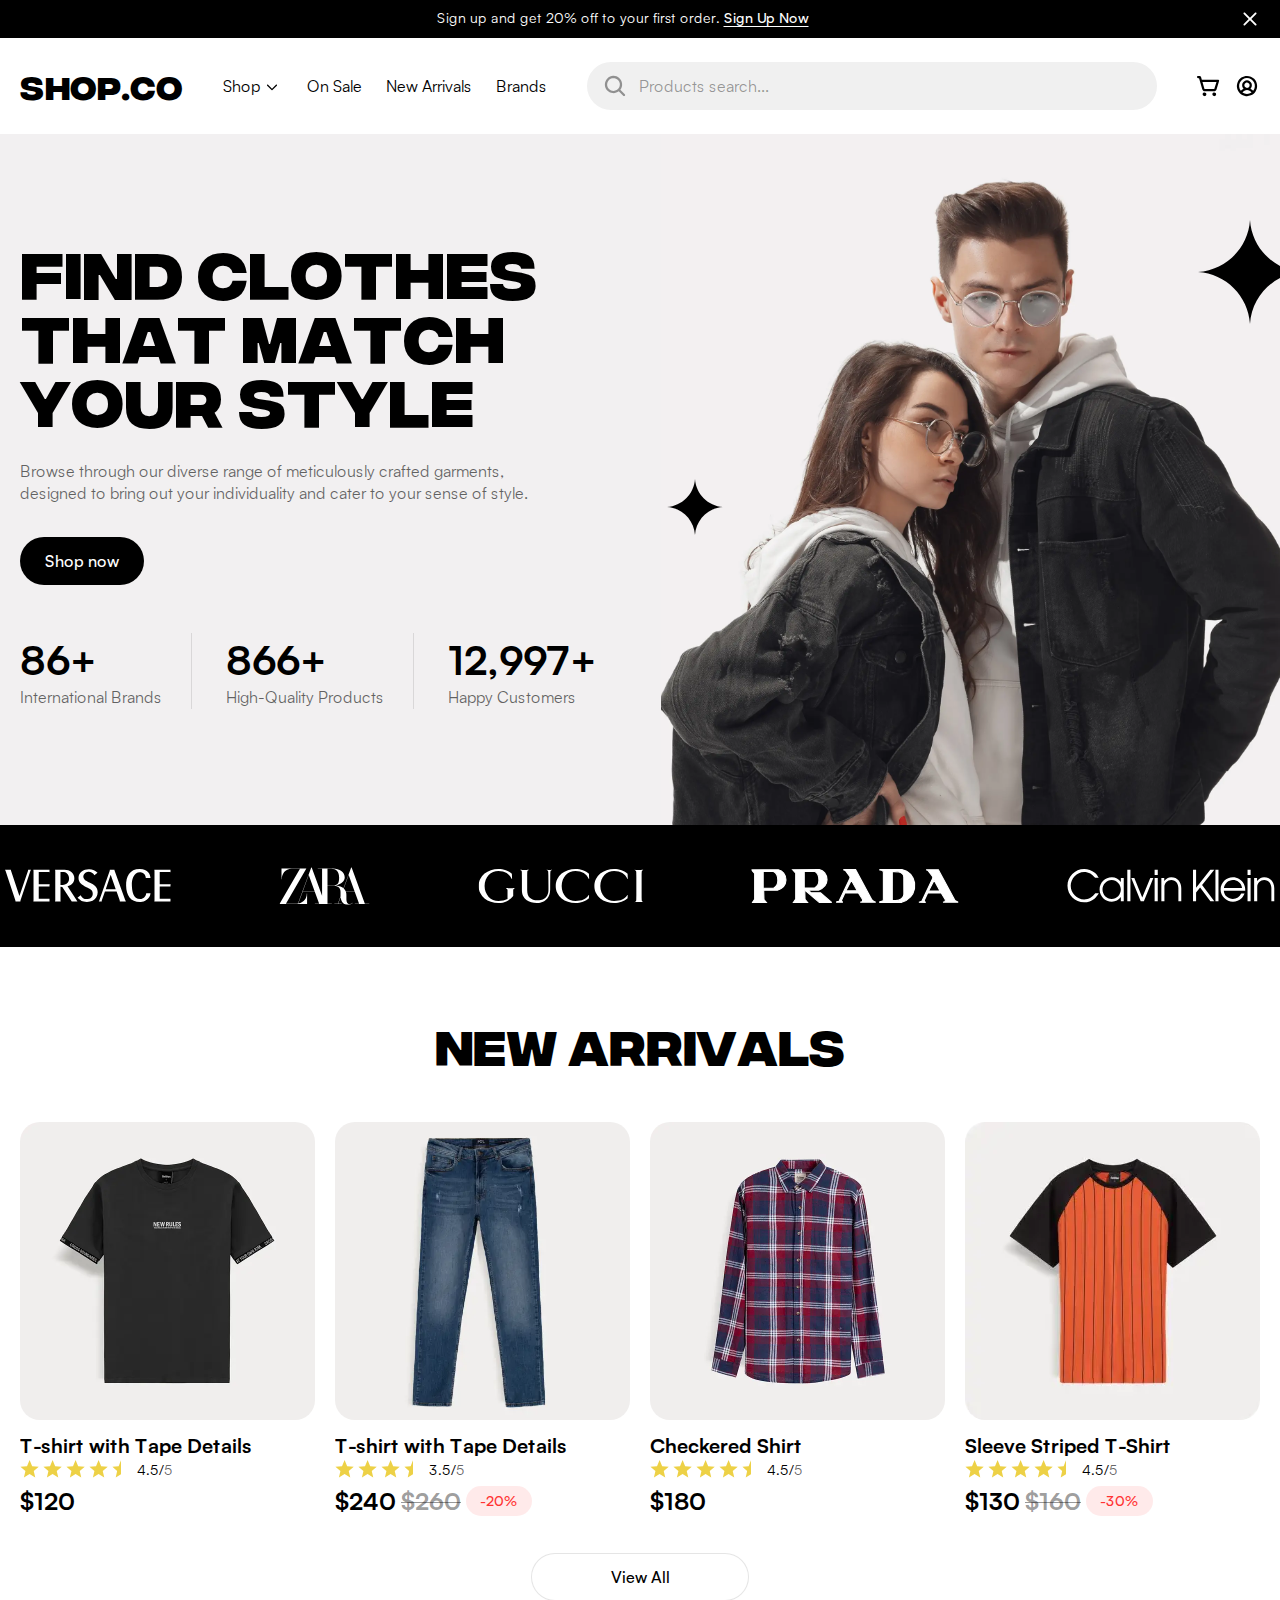
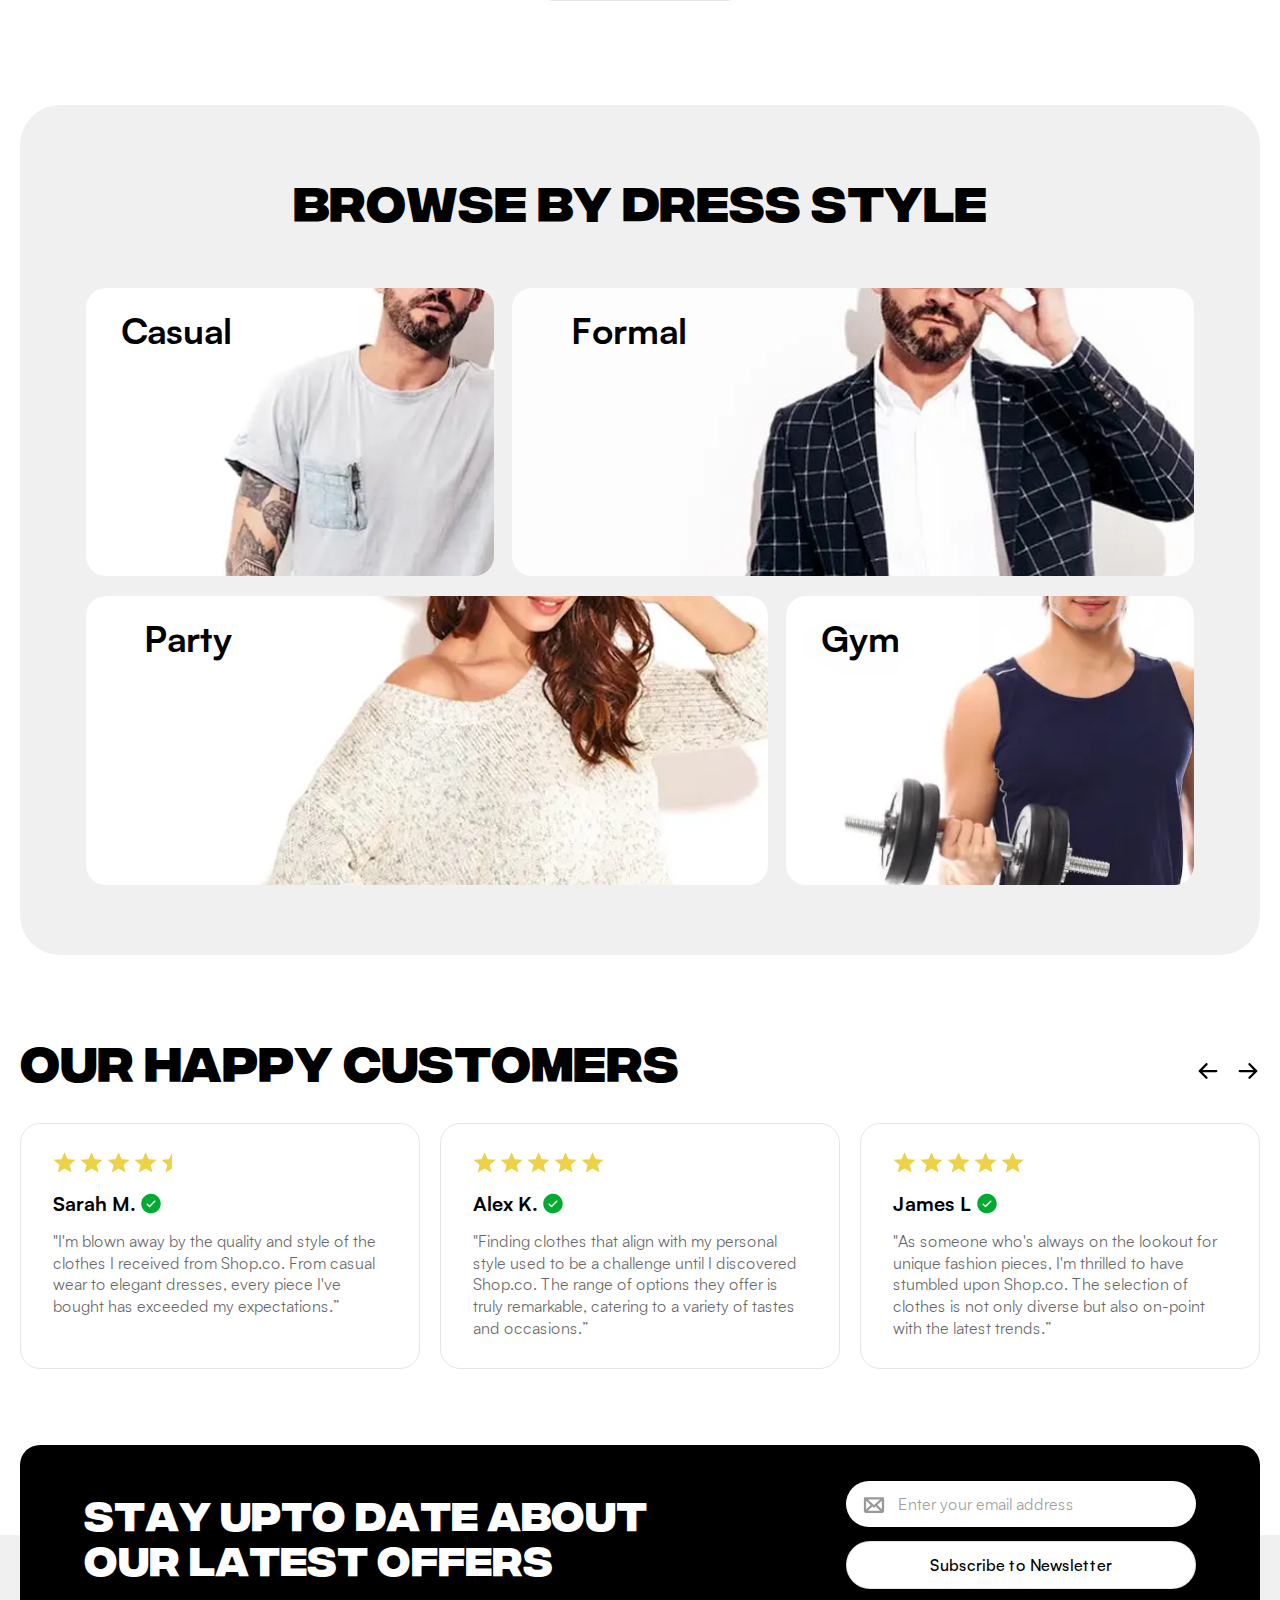
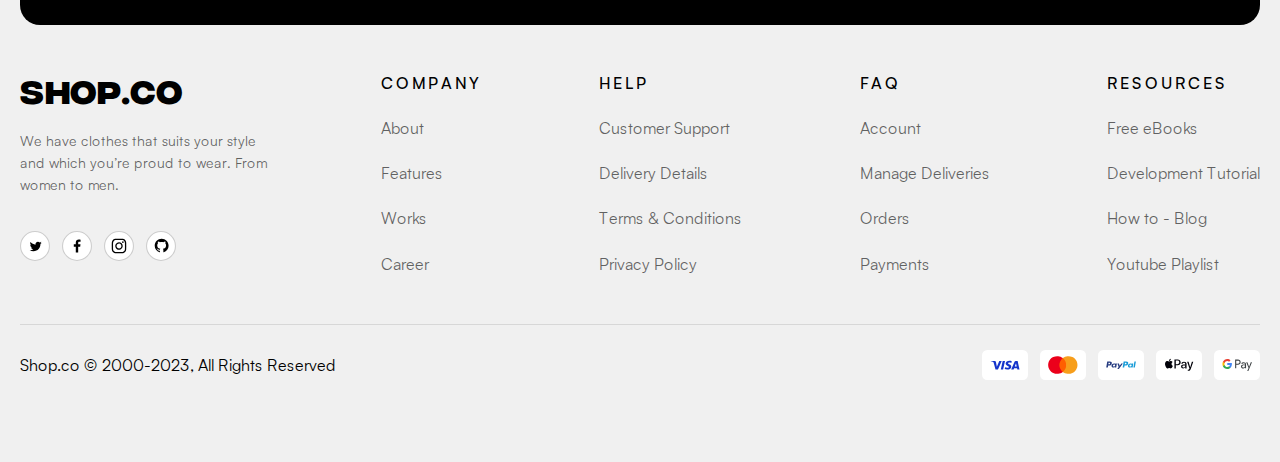
<file: home.html>
<!DOCTYPE html>
<html lang="en">

<head>
	<title>HomePage</title>
	<meta charset="UTF-8">
	<meta name="format-detection" content="telephone=no">
	<!-- <style>body{opacity: 0;}</style> -->
	<link rel="stylesheet" href="css/style.min.css?_v=20250718213813">
	<link rel="shortcut icon" href="favicon.ico">
	<!-- <meta name="robots" content="noindex, nofollow"> -->
	<meta name="viewport" content="width=device-width, initial-scale=1.0">
</head>

<body>
	<div class="wrapper">
		<div class="upper-header">
			<div class="upper-header__container">
				<div class="upper-header__text-buttons">
					<div class="upper-header__text-button">
						<span class="upper-header__text">Sign up and get 20% off to your first order.</span>
						<button data-popup="#popup-sign-up" type="button" class="upper-header__sign-up-button"> Sign Up
							Now</button>
					</div>
					<button type="button" class="upper-header__close-button" aria-label="Close">
						<svg class="icon" focusable="false" aria-hidden="true">
							<use xlink:href="img/icons/icons.svg#close"></use>
						</svg>
					</button>
				</div>
			</div>
		</div>
		<header class="header">
			<div class="header__container header__container--after">
				<button type="button" aria-label="Toggle menu" class="icon-menu"><span></span></button>
				<div class="header__logo logo"><a href="#">SHOP.CO</a></div>
				<div class="header__menu menu">
					<nav class="menu__body">
						<ul class="menu__list">
							<li class="menu__item">
								<div data-spollers class="menu__spollers spollers">
									<details class="spollers__item spoller-hover">
										<summary data-spoller-close class="spollers__title spollers__title--mobile"><a href="#" class="spoller-link">Shop</a>
										</summary>
										<div class="spollers__body">
											<a href="#" class="spollers__body-link">
												<div class="spollers__body-text">
													<h2>Men's clothes</h2>
													<p>In attractive and spectacular colors and designs</p>
												</div>
											</a>
											<a href="#" class="spollers__body-link">
												<div class="spollers__body-text">
													<h2>Women's clothes</h2>
													<p>Ladies, your style and tastes are important to us</p>
												</div>
											</a>
											<a href="#" class="spollers__body-link">
												<div class="spollers__body-text">
													<h2>Kids clothes</h2>
													<p>For all ages, with happy and beautiful colors</p>
												</div>
											</a>
											<a href="#" class="spollers__body-link">
												<div class="spollers__body-text">
													<h2>Bags and Shoes</h2>
													<p>Suitable for men, women and all tastes and styles</p>
												</div>
											</a>
										</div>
									</details>
								</div>
							</li>
							<li class="menu__item"><a href="#" class="menu__link">On Sale</a></li>
							<li class="menu__item"><a href="#" class="menu__link">New Arrivals</a></li>
							<li class="menu__item"><a href="#" class="menu__link">Brands</a></li>
						</ul>
					</nav>
				</div>
				<form action="#" class="header__search-form search-form">
					<input autocomplete="off" type="search" name="search" placeholder="Products search..." class="search-form__input  input search-form__input--placeholder">
					<button aria-label="Search" class="search-form__button">
						<svg class="icon">
							<use xlink:href="img/icons/icons.svg#search"></use>
						</svg>
					</button>
				</form>
				<div class="header__action-buttons">
					<a href="#" aria-label="Go to Cart" class="header__cart-link">
						<div class="header__cart-icon">
							<svg class="icon">
								<use xlink:href="img/icons/icons.svg#cart"></use>
							</svg>
						</div>
						<span class="header__cart-link-counter">3</span>
					</a>
					<button aria-label="Sign In" data-popup="#popup-sign-in" class="header__sign-in-button" type="button">
						<div class="header__sign-in-button-icon">
							<svg class="icon">
								<use xlink:href="img/icons/icons.svg#sign-in"></use>
							</svg>
						</div>
					</button>
				</div>
			</div>
		</header>
		<div id="popup-sign-up" class="popup">
			<div class="popup__wrapper">
				<div class="popup__content">
					<div class="sign-up">
						<button data-close type="button" class="popup__close sign-up__close-icon"> </button>
						<div class="sign-up__title-block">
							<h1 class="sign-up__title">Sign up</h1>
						</div>
						<form class="sign-up__form" action="#" method="POST">
							<div class="sign-up__input-wrapper">
								<input required aria-label="Enter your full name" autocomplete="off" class="sign-up__name-input popup-input input" type="text" id="sign-up-username" name="sign-up-username" data-error="Error" placeholder="Your full name">
							</div>
							<div class="sign-up__input-wrapper">
								<input required aria-label="Enter you email" class="sign-up__email-input popup-input input" id="email-sign-up" autocomplete="on" type="email" name="email" data-error="error" placeholder="Your email">
							</div>
							<div class="sign-up__input-wrapper">
								<label class="sign-up__label" for="password-sign-up">Your password</label>
								<div class="sign-up__input-wrapper">
									<input id="password-sign-up" type="password" class="sign-up__password-input popup-input input">
									<button type="button" class="sign-up__show-password-button">
									</button>
								</div>
							</div>
							<div class="sign-up__input-wrapper">
								<label class="sign-up__label" for="confirm-password-sign-up">Confirm your password</label>
								<div class="sign-up__input-wrapper sign-up__input-wrapper--margin-bottom">
									<input id="confirm-password-sign-up" type="password" class="sign-up__confirm-password-input popup-input input">
									<button type="button" class="sign-up__show-confirm-password-button"></button>
								</div>
							</div>
							<div class="sign-up__form-buttons">
								<button class="sign-up__button button button--white">Sign
									up</button>
								<button data-popup="#popup-sign-in" type="button" class="sign-up__sign-in-button">Sign
									In</button>
							</div>
						</form>
					</div>
				</div>
			</div>
		</div>
		<div id="popup-sign-in" class="popup">
			<div class="popup__wrapper">
				<div class="popup__content">
					<div class="sign-in">
						<button data-close type="button" class="popup__close sign-in__close-icon"> </button>
						<div class="sign-in__title-block">
							<h1 class="sign-in__title">Sign in</h1>
						</div>
						<form class="sign-in__form" action="#" method="POST">
							<div class="sign-in__input-wrapper">
								<input required autocomplete="off" aria-label="Enter your full name" class="sign-in__name-input popup-input input" type="text" id="username" name="username" data-error="Error" placeholder="Your full name">
							</div>
							<div class="sign-in__input-wrapper">
								<input required aria-label="Enter your email" class="sign-in__email-input popup-input input" id="email-sign-in" autocomplete="on" type="email" name="email" data-error="error" placeholder="Your email">
							</div>
							<div class="sign-in__form-buttons">
								<button class="sign-in__button button button--white">Sign in</button>
								<button data-popup="#popup-sign-up" type="button" class="sign-in__sign-up-button">Sign Up
									Now</button>
							</div>
						</form>
					</div>
				</div>
			</div>
		</div>
		<div id="filters-popup" class="popup popup--filters">
			<div class="popup__wrapper">
				<div class="popup__content">
					<button data-close type="button" class="popup__close  filters-popup-close-icon"> </button>
					<div class="filters-popup">
						<div class="filters-popup__spollers spollers">
							<div class="spollers__item">
								<div class="spollers__title spollers__title--popup">Filters</div>
								<div class="spollers__body">
									<form action="#" class="filters-popup__form">
										<div class="filters-popup__section filter">
											<div class="filter__body filter__body--padding-top">
												<nav class="filter__menu">
													<ul class="filter__menu-list">
														<li class="filter__list-item">
															<a href="#" class="filter__item-link">T-shirts</a>
														</li>
														<li class="filter__list-item">
															<a href="#" class="filter__item-link">Shorts</a>
														</li>
														<li class="filter__list-item">
															<a href="#" class="filter__item-link">Shirts</a>
														</li>
														<li class="filter__list-item">
															<a href="#" class="filter__item-link">Hoodie</a>
														</li>
														<li class="filter__list-item">
															<a href="#" class="filter__item-link">Jeans</a>
														</li>
													</ul>
												</nav>
											</div>
										</div>
										<div class="filters-popup__section filter">
											<div data-spollers class="filter__spollers spollers">
												<details class="spollers__item">
													<summary class="spollers__title">Price</summary>
													<div class="spollers__body">
														<div class="filter__body filter__body--padding-bottom">
															<div class="filter__price-range">
																<div id="range">
																</div>
															</div>
														</div>
													</div>
												</details>
											</div>
										</div>
										<div class="filters-popup__section filter">
											<div data-spollers class="filter__spollers spollers">
												<details class="spollers__item">
													<summary class="spollers__title">Colors</summary>
													<div class="spollers__body">
														<div class="filter__body">
															<div class="filter__color-items color-items color-items--border">
																<label class="color-items__item  color-items__item--green">
																	<input checked type="radio" class="color-items__input" name="product-color">
																</label>
																<label class="color-items__item color-items__item--red">
																	<input type="radio" class="color-items__input" name="product-color">
																</label>
																<label class="color-items__item color-items__item--yellow">
																	<input type="radio" class="color-items__input" name="product-color">
																</label>
																<label class="color-items__item color-items__item--orange">
																	<input type="radio" class="color-items__input" name="product-color">
																</label>
																<label class="color-items__item color-items__item--emerald">
																	<input type="radio" class="color-items__input" name="product-color">
																</label>
																<label class="color-items__item color-items__item--blue">
																	<input type="radio" class="color-items__input" name="product-color">
																</label>
																<label class="color-items__item color-items__item--purple">
																	<input type="radio" class="color-items__input" name="product-color">
																</label>
																<label class="color-items__item color-items__item--pink">
																	<input type="radio" class="color-items__input" name="product-color">
																</label>
																<label class="color-items__item color-items__item--white">
																	<input type="radio" class="color-items__input" name="product-color">
																</label>
																<label class="color-items__item color-items__item--black">
																	<input type="radio" class="color-items__input" name="product-color">
																</label>
															</div>
														</div>
													</div>
												</details>
											</div>
										</div>
										<div class="filters-popup__section filter">
											<div data-spollers class="filter__spollers spollers">
												<details class="spollers__item">
													<summary class="spollers__title">Sizes</summary>
													<div class="spollers__body">
														<div class="filter__body">
															<div class="filter__size-items size-items size-items--small">
																<label class="size-items__item"> XX-Small
																	<input type="radio" value="xx-small" class="size-items__input" name="product-size">
																</label>
																<label class="size-items__item"> X-Small
																	<input type="radio" value="x-small" class="size-items__input" name="product-size">
																</label>
																<label class="size-items__item">Small
																	<input type="radio" value="small" class="size-items__input" name="product-size">
																</label>
																<label class="size-items__item">Medium
																	<input type="radio" value="medium" class="size-items__input" name="product-size">
																</label>
																<label class="size-items__item">Large
																	<input checked type="radio" value="large" class="size-items__input" name="product-size">
																</label>
																<label class="size-items__item">X-Large
																	<input type="radio" value="x-large" class="size-items__input" name="product-size">
																</label>
																<label class="size-items__item">XX-Large
																	<input type="radio" value="xx-large" class="size-items__input" name="product-size">
																</label>
																<label class="size-items__item">3X-Large
																	<input type="radio" value="3x-large" class="size-items__input" name="product-size">
																</label>
																<label class="size-items__item">4X-Large
																	<input type="radio" value="4x-large" class="size-items__input" name="product-size">
																</label>
															</div>
														</div>
													</div>
												</details>
											</div>
										</div>
										<div class="filters-popup__section filter">
											<div data-spollers class="filter__spollers spollers">
												<details class="spollers__item">
													<summary class="spollers__title">Dress Style</summary>
													<div class="spollers__body">
														<div class="filter__body">
															<nav class="filter__menu">
																<ul class="filter__menu-list">
																	<li class="filter__list-item">
																		<a href="#" class="filter__item-link">Casual</a>
																	</li>
																	<li class="filter__list-item">
																		<a href="#" class="filter__item-link">
																			Formal</a>
																	</li>
																	<li class="filter__list-item">
																		<a href="#" class="filter__item-link">Party</a>
																	</li>
																	<li class="filter__list-item">
																		<a href="#" class="filter__item-link">Gym</a>
																	</li>
																</ul>
															</nav>
														</div>
													</div>
												</details>
											</div>
										</div>
										<button class="filters-popup__form-button button button--fw">Apply Filter</button>
									</form>
								</div>
							</div>
						</div>
					</div>
				</div>
			</div>
		</div>
		<main class="page">
			<section class="page__find find">
				<div class="find__container">
					<div class="find__content">
						<div class="find__body">
							<div class="find__body-title-text-button">
								<h1 class="find__body-title title title--big">FIND CLOTHES THAT MATCH YOUR STYLE</h1>
								<div class="find__body-text">
									<p>
										Browse through our diverse range of meticulously crafted
										garments, designed to bring out your individuality and cater to your sense of
										style.
									</p>
								</div>
								<a href="#" class="find__body-button button">Shop now</a>
							</div>
							<div data-watch data-watch-once class="find__body-counters">
								<div class="find__body-counter-wrapper">
									<div class="find__body-counter-plus">
										<div data-digits-counter data-digits-counter-speed="2000" data-digits-counter-format="," class="find__body-counter">200
										</div><span>+</span>
									</div>
									<div class="find__body-counter-object">International Brands</div>
								</div>
								<div class="find__body-counter-wrapper">
									<div class="find__body-counter-plus">
										<div data-digits-counter data-digits-counter-speed="2000" data-digits-counter-format="," class="find__body-counter">
											2000</div><span>+</span>
									</div>
									<div class="find__body-counter-object">High-Quality Products</div>
								</div>
								<div class="find__body-counter-wrapper">
									<div class="find__body-counter-plus">
										<div data-digits-counter data-digits-counter-speed="2000" data-digits-counter-format="," class="find__body-counter">
											30000</div><span>+</span>
									</div>
									<div class="find__body-counter-object">Happy Customers</div>
								</div>
							</div>
						</div>
						<div class="find__content-image">
							<img src="img/find/image_01.webp" alt="Image">
							<svg class="find__svg-star" xmlns="http://www.w3.org/2000/svg" width="104" height="104" viewBox="0 0 104 104" fill="none">
								<path d="M52 0C53.7654 27.955 76.0448 50.2347 104 52C76.0448 53.7654 53.7654 76.0448 52 104C50.2347 76.0448 27.955 53.7654 0 52C27.955 50.2347 50.2347 27.955 52 0Z" fill="black" />
							</svg>
							<svg class="find__svg-star-small" xmlns="http://www.w3.org/2000/svg" width="56" height="56" viewBox="0 0 56 56" fill="none">
								<path d="M28 0C28.9506 15.0527 40.9472 27.0495 56 28C40.9472 28.9506 28.9506 40.9472 28 56C27.0495 40.9472 15.0527 28.9506 0 28C15.0527 27.0495 27.0495 15.0527 28 0Z" fill="black" />
							</svg>
						</div>
					</div>
				</div>
				<div class="find__brands">
					<div class="find__brands-container">
						<div class="find__brands-icon">
							<img src="img/icons/versace.svg" class="icon" alt="Image">
						</div>
						<div class="find__brands-icon find__brands-icon--width-min ">
							<img src="img/icons/zara.svg" class="icon" alt="Image">
						</div>
						<div class="find__brands-icon">
							<img src="img/icons/gucci.svg" class="icon" alt="Image">
						</div>
						<div class="find__brands-icon find__brands-icon--width">
							<img src="img/icons/prada.svg" class="icon" alt="Image">
						</div>
						<div class="find__brands-icon find__brands-icon--width">
							<img src="img/icons/calvin.svg" class="icon" alt="Image">
						</div>
					</div>
				</div>
			</section>
			<section class="page__arrivals arrivals">
				<div class="arrivals__container">
					<h2 class="arrivals__title title title--center">NEW ARRIVALS</h2>
					<div class="arrivals__product-items items-product">
						<article class="item-product">
							<a href="product.html" class="item-product__picture-link">
								<img src="img/items/01.webp" class="item-product__image" loading="lazy" alt="Image">
							</a>
							<div class="item-product__body body-item-product">
								<h3 class="body-item-product__title">
									<a href="product.html" class="body-item-product__link-title">T-shirt with Tape
										Details
									</a>
								</h3>
								<div class="body-item-product__rating-wrapper rating-wrapper">
									<div class="rating-wrapper__rating rating" data-rating data-rating-value="4.5">
									</div>
									<div class="rating-value">4.5/<span>5</span></div>
								</div>
								<span class="body-item-product__price">$120</span>
							</div>
						</article>
						<article class="item-product">
							<a href="product.html" class="item-product__picture-link">
								<img src="img/items/02.webp" class="item-product__image" loading="lazy" alt="Image"></a>
							<div class="item-product__body body-item-product">
								<h3 class="body-item-product__title">
									<a href="product.html" class="body-item-product__link-title">T-shirt with Tape
										Details</a>
								</h3>
								<div class="rating-wrapper">
									<div class="rating" data-rating data-rating-value="3.5">
									</div>
									<div class="rating-value">3.5/<span>5</span></div>
								</div>
								<div class="body-item-product__price-discount">
									<span class="body-item-product__price">$240</span>
									<span class="body-item-product__price-discounted">$260</span>
									<span class="body-item-product__percent-label">-20%</span>
								</div>
							</div>
						</article>
						<article class="item-product">
							<a href="product.html" class="item-product__picture-link">
								<img src="img/items/03.webp" class="item-product__image" loading="lazy" alt="Image">
							</a>
							<div class="item-product__body body-item-product">
								<h3 class="body-item-product__title">
									<a href="product.html" class="body-item-product__link-title">Checkered Shirt
									</a>
								</h3>
								<div class="body-item-product__rating-wrapper rating-wrapper">
									<div class="rating-wrapper__rating rating" data-rating data-rating-value="4.5">
									</div>
									<div class="rating-value">4.5/<span>5</span></div>
								</div>
								<span class="body-item-product__price">$180</span>
							</div>
						</article>
						<article class="item-product">
							<a href="product.html" class="item-product__picture-link">
								<img src="img/items/04.webp" class="item-product__image" loading="lazy" alt="Image"></a>
							<div class="item-product__body body-item-product">
								<h3 class="body-item-product__title">
									<a href="product.html" class="body-item-product__link-title">Sleeve Striped
										T-Shirt</a>
								</h3>
								<div class="rating-wrapper">
									<div class="rating" data-rating data-rating-value="4.5">
									</div>
									<div class="rating-value">4.5/<span>5</span></div>
								</div>
								<div class="body-item-product__price-discount">
									<span class="body-item-product__price">$130</span>
									<span class="body-item-product__price-discounted">$160</span>
									<span class="body-item-product__percent-label">-30%</span>
								</div>
							</div>
						</article>
					</div>
					<div class="arrivals__button-wrapper">
						<button type="button" class="arrivals__button button button--white">View All
						</button>
					</div>
				</div>
			</section>
			<section class="page__style style">
				<div class="style__container">
					<div class="style__content">
						<h2 class="style__title title title--center">BROWSE BY dress STYLE</h2>
						<div class="style__link-cards">

							<a href="#" class="style__link-card">
								<img src="img/style/01.webp" loading="lazy" alt="Image">
								<div class="style__link-card-title">Casual</div>
							</a>
							<a href="#" class="style__link-card style__link-card--big">
								<img src="img/style/02.webp" loading="lazy" alt="Image">
								<div class="style__link-card-title">Formal</div>
							</a>
							<a href="#" class="style__link-card style__link-card--big">
								<img src="img/style/03.webp" loading="lazy" alt="Image">
								<div class="style__link-card-title">Party</div>
							</a>
							<a href="#" class="style__link-card">
								<img src="img/style/04.webp" loading="lazy" alt="Image">
								<div class="style__link-card-title">Gym</div>
							</a>
						</div>
					</div>
				</div>
			</section>
			<section class="page__customers customers">
				<div class="customers__container">
					<div class="customers__title-arrows">
						<h2 class="customers__title title">OUR HAPPY CUSTOMERS</h2>
						<div class="customers__slide-buttons">
							<button type="button" class="customers__slide-button-prev">
								<span class="customers__slide-button-icon">
									<svg class="icon">
										<use xlink:href="img/icons/icons.svg#arrow-left"></use>
									</svg>
								</span>
							</button>
							<button type="button" class="customers__slide-button-next">
								<span class="customers__slide-button-icon">
									<svg class="icon">
										<use xlink:href="img/icons/icons.svg#arrow-right"></use>
									</svg>
								</span>
							</button>
						</div>
					</div>
					<div class="customers__slider swiper">
						<div class="customers__slider-blur-left"></div>
						<div class="customers__swiper-wrapper swiper-wrapper">
							<div class="customers__slide swiper-slide">

								<div class="customers__slide-content review-card">
									<div class="review-card__rating rating" data-rating data-rating-value="4.5"></div>
									<div class="review-card__name">Sarah M.</div>
									<div class="review-card__text">
										<blockquote>"I'm blown away by the quality and style of the clothes I
											received
											from Shop.co. From casual wear to elegant dresses, every piece I've
											bought
											has exceeded my expectations.”
										</blockquote>
									</div>
								</div>

							</div>
							<div class="customers__slide swiper-slide">
								<div class="customers__slide-content review-card">
									<div class="review-card__rating rating" data-rating data-rating-value="5"></div>
									<div class="review-card__name">Alex K.</div>
									<div class="review-card__text">
										<blockquote>"Finding clothes that align with my personal style used to be a
											challenge until I discovered Shop.co. The range of options they offer is
											truly remarkable, catering to a variety of tastes and occasions.”
										</blockquote>
									</div>
								</div>
							</div>
							<div class="customers__slide swiper-slide">
								<div class="customers__slide-content review-card">
									<div class="review-card__rating rating" data-rating data-rating-value="5"></div>
									<div class="review-card__name">James L</div>
									<div class="review-card__text">
										<blockquote>"As someone who's always on the lookout for unique fashion
											pieces, I'm thrilled to have stumbled upon Shop.co. The selection of
											clothes is not only diverse but also on-point with the latest trends.”
										</blockquote>
									</div>
								</div>
							</div>
							<div class="customers__slide swiper-slide">
								<div class="customers__slide-content review-card">
									<div class="review-card__rating rating" data-rating data-rating-value="5"></div>
									<div class="review-card__name">Alex K.</div>
									<div class="review-card__text">
										<blockquote>"Finding clothes that align with my personal style used to be a
											challenge until I discovered Shop.co. The range of options they offer is
											truly remarkable, catering to a variety of tastes and occasions.”
										</blockquote>
									</div>
								</div>
							</div>
							<div class="customers__slide swiper-slide">
								<div class="customers__slide-content review-card">
									<div class="review-card__rating rating" data-rating data-rating-value="5"></div>
									<div class="review-card__name">James L</div>
									<div class="review-card__text">
										<blockquote>"As someone who's always on the lookout for unique fashion
											pieces, I'm thrilled to have stumbled upon Shop.co. The selection of
											clothes is not only diverse but also on-point with the latest trends.”
										</blockquote>
									</div>
								</div>
							</div>
							<div class="customers__slide swiper-slide">
								<div class="customers__slide-content review-card">
									<div class="review-card__rating rating" data-rating data-rating-value="5"></div>
									<div class="review-card__name">James L</div>
									<div class="review-card__text">
										<blockquote>"As someone who's always on the lookout for unique fashion
											pieces, I'm thrilled to have stumbled upon Shop.co. The selection of
											clothes is not only diverse but also on-point with the latest trends.”
										</blockquote>
									</div>
								</div>
							</div>
						</div>
						<div class="customers__slider-blur-right"></div>
					</div>
				</div>
			</section>
		</main>
		<footer class="footer">
			<div class="footer__container">
				<div class=" footer__subscription subscription">
					<h2 class="subscription__title title title--white">STAY UPTO DATE ABOUT OUR
						LATEST OFFERS
					</h2>
					<form action="#" class="subscription__form">
						<input required autocomplete="on" type="email" name="form[]" placeholder="Enter your email address" class="subscription__input input">
						<button class="subscription__button button button--white button--fw">Subscribe to
							Newsletter
						</button>
					</form>
				</div>
				<div class="footer__body">
					<div class="footer__logo-text-social">
						<div class="footer__logo logo">
							<a href="#">SHOP.CO</a>
						</div>
						<div class="footer__text">
							<p>We have clothes that suits your style and which you’re proud to wear. From women to men.</p>
						</div>
						<div class="footer__social">
							<a href="#" aria-label="Twitter Share" data-tippy-content="Twitter" class="footer__social-icon">
								<img class="icon" src="img/icons/twitter.svg" alt="Image">
							</a>
							<a href="#" aria-label="Instagram Share" data-tippy-content="Instagram" class="footer__social-icon">
								<img class="icon" src="img/icons/fb.svg" alt="Image">
							</a>
							<a href="#" aria-label="Facebook Share" data-tippy-content="Facebook" class="footer__social-icon">
								<img class="icon" src="img/icons/inst.svg" alt="Image">
							</a>
							<a href="#" aria-label="Github Share" data-tippy-content="Github" class="footer__social-icon">
								<img class="icon" src="img/icons/git.svg" alt="Image">
							</a>
						</div>
					</div>
					<div class="footer__columns">
						<div class="footer__column">
							<h2 class="footer__column-title">Company</h2>
							<ul class="footer__column-list">
								<li><a href="#">About</a></li>
								<li><a href="#">Features</a></li>
								<li><a href="#">Works</a></li>
								<li><a href="#">Career</a></li>
							</ul>
						</div>
						<div class="footer__column">
							<h2 class="footer__column-title">Help</h2>
							<ul class="footer__column-list">
								<li><a href="#">Customer Support</a></li>
								<li><a href="#">Delivery Details</a></li>
								<li><a href="#">Terms & Conditions</a></li>
								<li><a href="#">Privacy Policy</a></li>
							</ul>
						</div>
						<div class="footer__column">
							<h2 class="footer__column-title">FAQ</h2>
							<ul class="footer__column-list">
								<li><a href="#">Account</a></li>
								<li><a href="#">Manage Deliveries</a></li>
								<li><a href="#">Orders</a></li>
								<li><a href="#">Payments</a></li>
							</ul>
						</div>
						<div class="footer__column">
							<h2 class="footer__column-title">Resources</h2>
							<ul class="footer__column-list">
								<li><a href="#">Free eBooks</a></li>
								<li><a href="#">Development Tutorial</a></li>
								<li><a href="#">How to - Blog</a></li>
								<li><a href="#">Youtube Playlist</a></li>
							</ul>
						</div>
					</div>
				</div>

				<div class="footer__copyright-payment">
					<div class="footer__copyright">
						Shop.co © 2000-2023, All Rights Reserved
					</div>
					<div class="footer__payment">
						<ul class="footer__payment-list">
							<li class="footer__payment-items">
								<div class="footer__payment-icon">
									<img src="img/icons/Visa1.svg" alt="Image">
								</div>
							</li>
							<li class="footer__payment-items">
								<div class="footer__payment-icon">
									<img src="img/icons/Mastercard1.svg" alt="Image">
								</div>
							</li>
							<li class="footer__payment-items">
								<div class="footer__payment-icon">
									<img src="img/icons/Paypal1.svg" alt="Image">
								</div>
							</li>

							<li class="footer__payment-items">
								<div class="footer__payment-icon">
									<img src="img/icons/ApplePay1.svg" alt="Image">
								</div>
							</li>
							<li class="footer__payment-items">
								<div class="footer__payment-icon">
									<img src="img/icons/GPay1.svg" alt="Image">
								</div>
							</li>

						</ul>
					</div>
				</div>
			</div>
		</footer>
	</div>
	<script src="js/app.min.js?_v=20250718213813"></script>
</body>

</html>
</file>
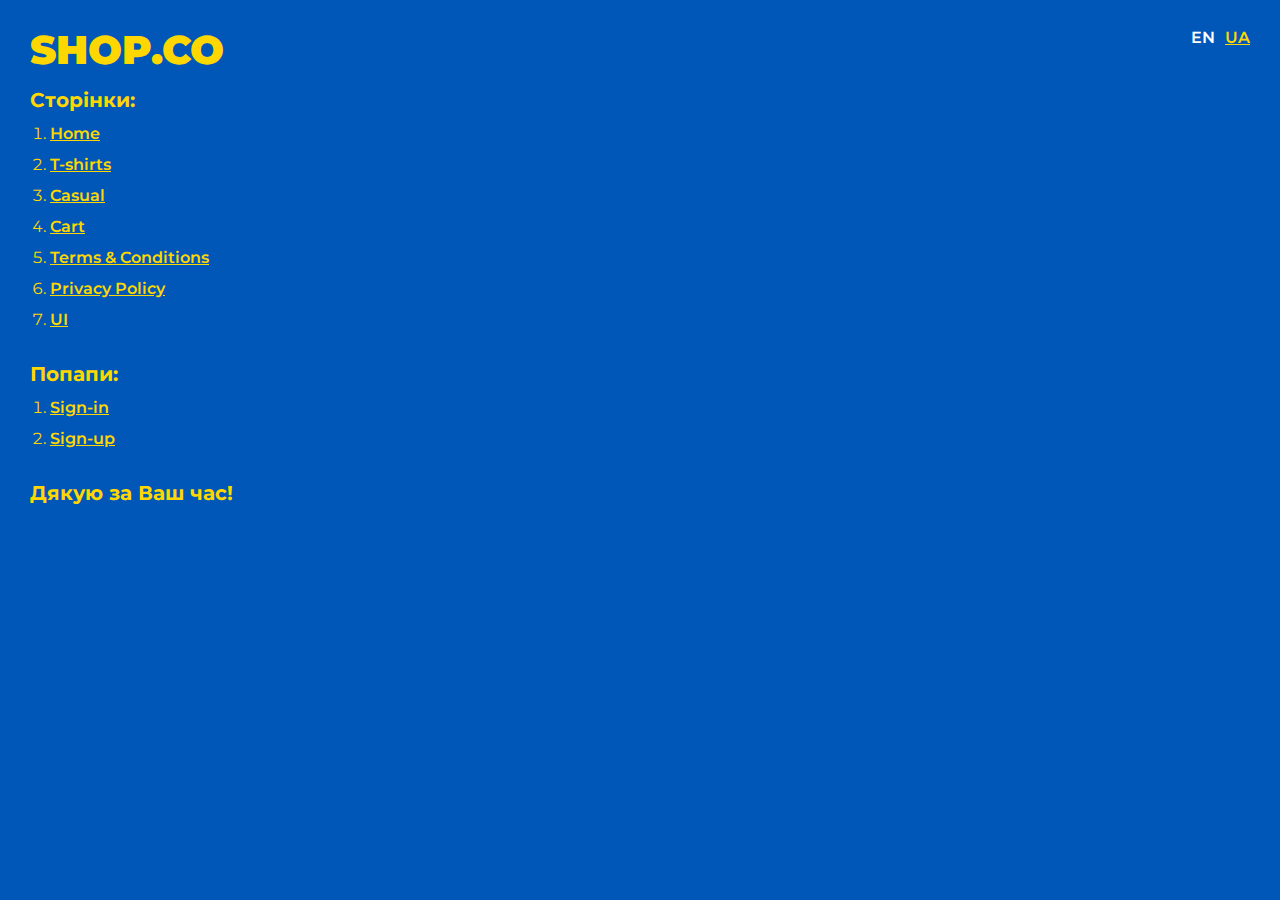
<file: index-ua.html>
<!DOCTYPE html>
<html>

<head>
	<meta charset="UTF-8">
	<meta name="viewport" content="width=device-width, initial-scale=1.0">
	<title>SHOP.CO</title>
</head>

<body>
	<div class="rootpage">
		<h1>SHOP.CO</h1>
		<h2>Сторінки:</h2>
		<ol class="rootpage__list">
			<li><a target="_blank" href="home.html">Home</a></li>
			<li><a target="_blank" href="t-shirts.html">T-shirts</a></li>
			<li><a target="_blank" href="casual.html">Casual</a></li>
			<li><a target="_blank" href="cart.html">Cart</a></li>
			<li><a target="_blank" href="terms-and-conditions.html">Terms & Conditions</a></li>
			<li><a target="_blank" href="privacy-policy.html">Privacy Policy</a></li>
			<li><a target="_blank" href="UI.html">UI</a></li>
		</ol>
		<h2>Попапи:</h2>
		<ol class="rootpage__list">
			<li><a target="_blank" href="home.html#popup-sign-in">Sign-in</a></li>
			<li><a target="_blank" href="home.html#popup-sign-up">Sign-up</a></li>
		</ol>
		<div class="rootpage__tnx">
			<h2>Дякую за Ваш час!</h2>
		</div>
		<div class="rootpage__lang-switcher lang-switcher">
			<a href="index.html">EN</a>
			<span class="active-lang">UA</span>
		</div>
	</div>
</body>
<style>
	@charset "UTF-8";
	@import url("https://fonts.googleapis.com/css?family=Montserrat:regular,600,700,900&display=swap");

	*,
	*::before,
	*::after {
		padding: 0px;
		margin: 0px;
		border: 0px;
		box-sizing: border-box;
	}

	html,
	body {
		height: 100%;
		margin: 0;
		padding: 0;
		min-width: 320px;
		width: 100%;
		background-color: #0057b8;

	}

	body {
		font-family: "Montserrat";
		font-size: 100%;
		line-height: 1;
		font-size: 1rem;
		color: #ffd700;
	}

	a {
		color: #ffd700;
		font-weight: 600;
		text-decoration: underline;
	}

	a:visited {
		text-decoration: underline;
		color: #b8b7b4;
	}

	a:hover {
		text-decoration: none;
	}

	ul li {
		list-style: none;
	}

	img {
		vertical-align: top;
	}

	.wrapper {
		width: 100%;
		min-height: 100%;
		overflow: hidden;
	}

	.rootpage {
		padding: 30px;
		display: flex;
		flex-direction: column;
		align-items: flex-start;
	}

	@media (max-width: 767px) {
		.rootpage {
			padding: 30px 15px;
		}
	}

	h1 {
		font-size: 2.5rem;
		font-weight: 900;
		margin: 0px 0px 1.25rem 0px;
	}

	@media (max-width: 767px) {
		h1 {
			font-size: 1.85rem;
			margin: 0px 0px 1.25rem 0px;
		}
	}

	h2 {
		font-size: 1.25rem;
		margin: 0px 0px 1rem 0px;
	}

	@media (max-width: 767px) {
		h2 {
			font-size: 1.125rem;
			margin: 0px 0px 1rem 0px;
		}
	}

	.rootpage__list {
		margin: 0px 0px 2.25rem 1.25rem;
	}

	.rootpage__list li:not(:last-child) {
		margin: 0px 0px 15px 0px;
	}

	.lang-switcher {
		position: absolute;
		top: 30px;
		right: 30px;
		display: flex;
		gap: 10px;
		font-size: 1rem;
	}

	@media (max-width: 490px) {
		.lang-switcher {
			right: 15px;
		}
	}

	.lang-switcher a {
		color: #fff;
		text-decoration: none;
	}

	.lang-switcher a:hover {
		text-decoration: underline;
	}

	.active-lang {
		font-weight: 600;
		text-decoration: underline;
	}
</style>

</html>
</file>
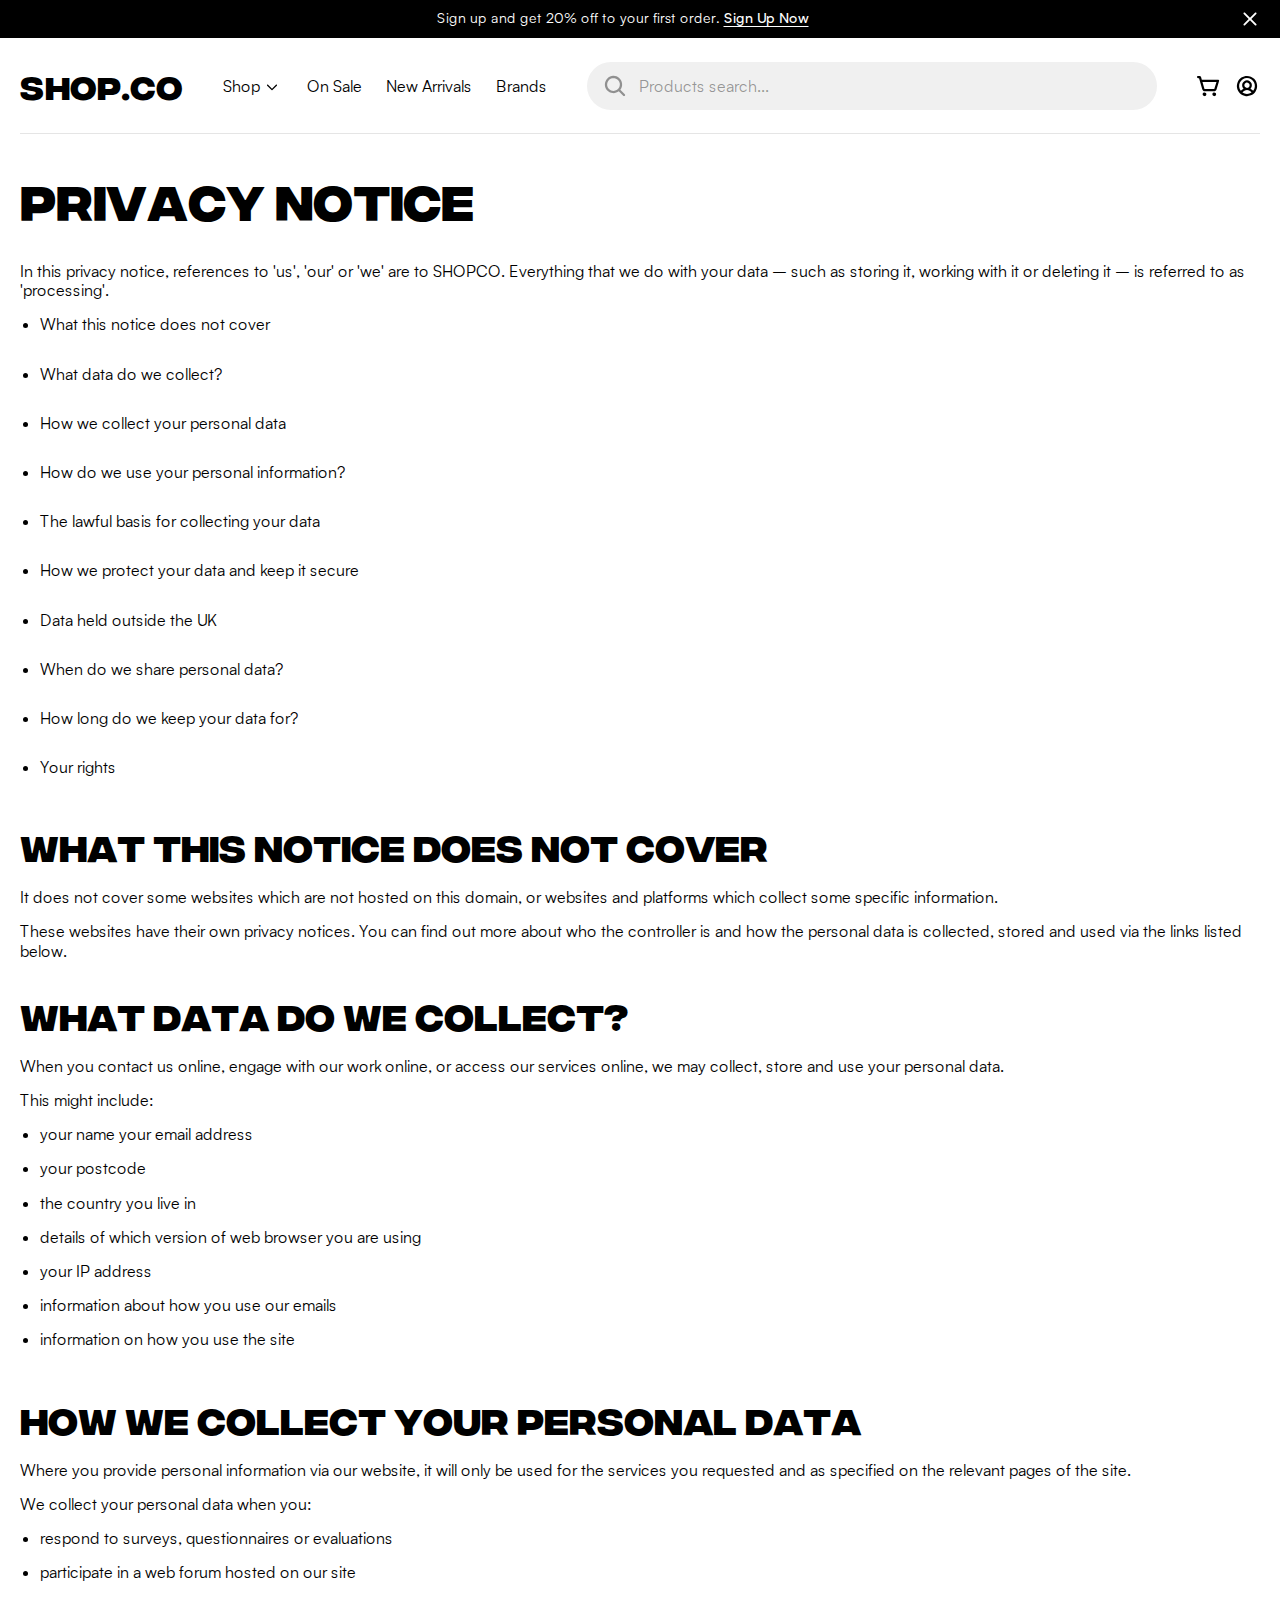
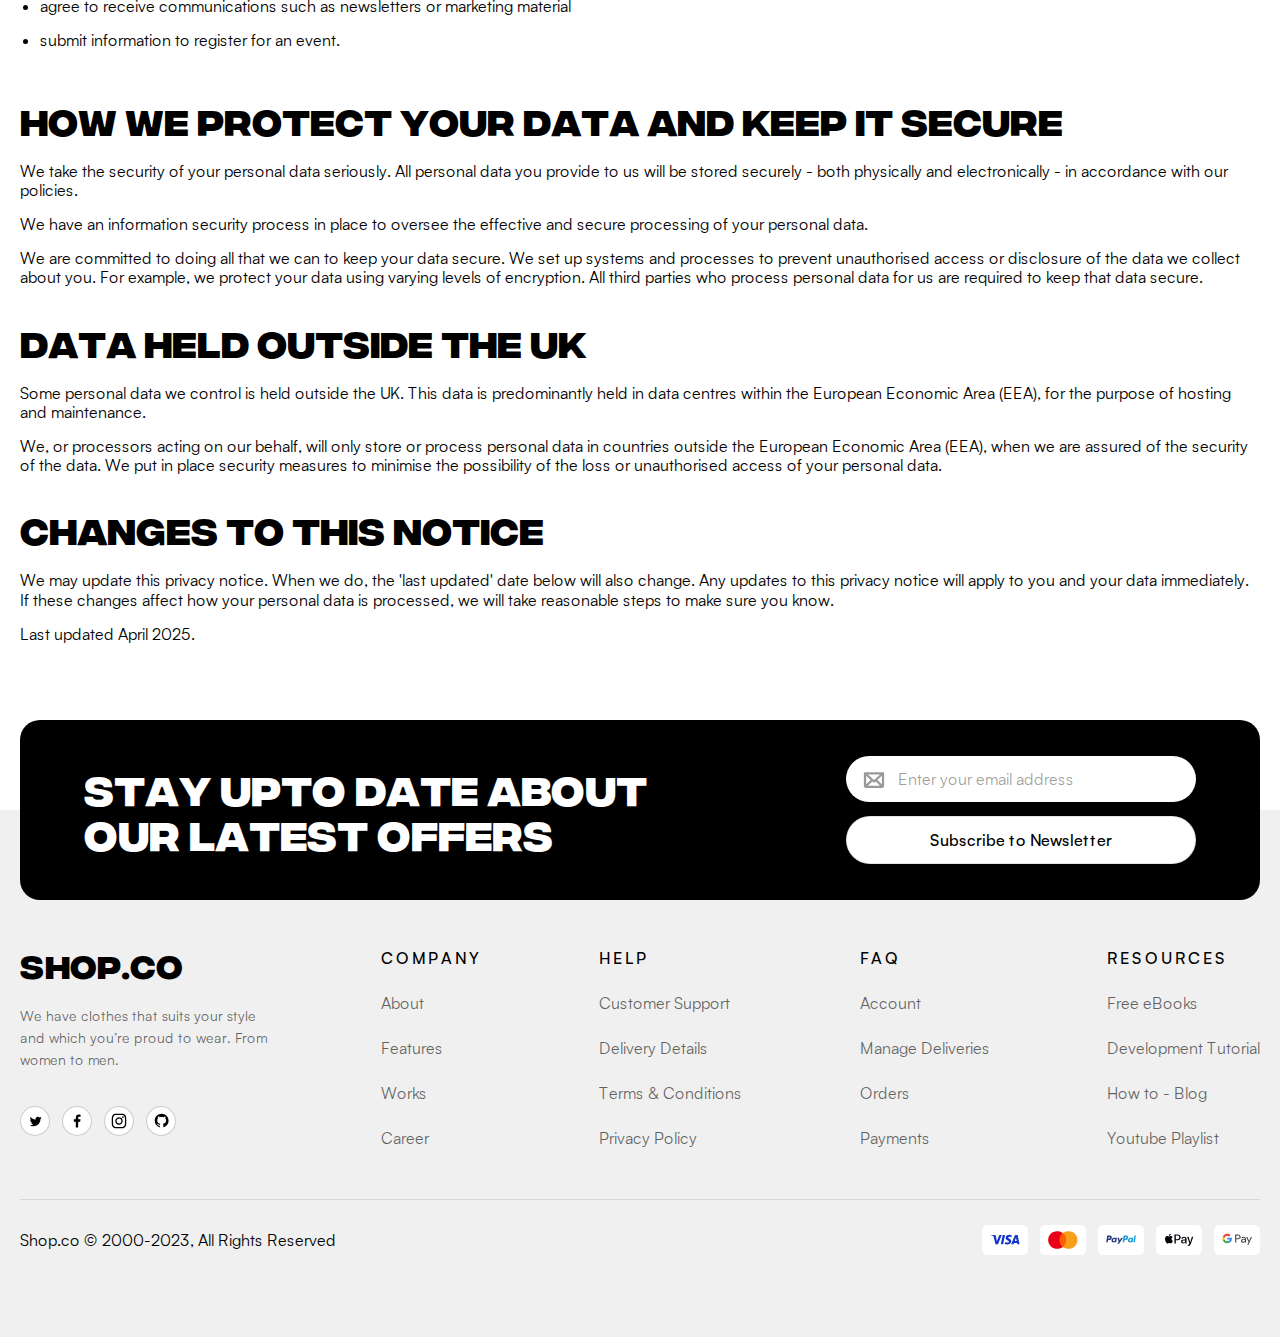
<file: privacy-policy.html>
<!DOCTYPE html>
<html lang="en">

<head>
	<title>Privacy Policy</title>
	<meta charset="UTF-8">
	<meta name="format-detection" content="telephone=no">
	<!-- <style>body{opacity: 0;}</style> -->
	<link rel="stylesheet" href="css/style.min.css?_v=20250718213813">
	<link rel="shortcut icon" href="favicon.ico">
	<!-- <meta name="robots" content="noindex, nofollow"> -->
	<meta name="viewport" content="width=device-width, initial-scale=1.0">
</head>

<body>
	<div class="wrapper">
		<div class="upper-header">
			<div class="upper-header__container">
				<div class="upper-header__text-buttons">
					<div class="upper-header__text-button">
						<span class="upper-header__text">Sign up and get 20% off to your first order.</span>
						<button data-popup="#popup-sign-up" type="button" class="upper-header__sign-up-button"> Sign Up
							Now</button>
					</div>
					<button type="button" class="upper-header__close-button" aria-label="Close">
						<svg class="icon" focusable="false" aria-hidden="true">
							<use xlink:href="img/icons/icons.svg#close"></use>
						</svg>
					</button>
				</div>
			</div>
		</div>
		<header class="header">
			<div class="header__container undefined">
				<button type="button" aria-label="Toggle menu" class="icon-menu"><span></span></button>
				<div class="header__logo logo"><a href="#">SHOP.CO</a></div>
				<div class="header__menu menu">
					<nav class="menu__body">
						<ul class="menu__list">
							<li class="menu__item">
								<div data-spollers class="menu__spollers spollers">
									<details class="spollers__item spoller-hover">
										<summary data-spoller-close class="spollers__title spollers__title--mobile"><a href="#" class="spoller-link">Shop</a>
										</summary>
										<div class="spollers__body">
											<a href="#" class="spollers__body-link">
												<div class="spollers__body-text">
													<h2>Men's clothes</h2>
													<p>In attractive and spectacular colors and designs</p>
												</div>
											</a>
											<a href="#" class="spollers__body-link">
												<div class="spollers__body-text">
													<h2>Women's clothes</h2>
													<p>Ladies, your style and tastes are important to us</p>
												</div>
											</a>
											<a href="#" class="spollers__body-link">
												<div class="spollers__body-text">
													<h2>Kids clothes</h2>
													<p>For all ages, with happy and beautiful colors</p>
												</div>
											</a>
											<a href="#" class="spollers__body-link">
												<div class="spollers__body-text">
													<h2>Bags and Shoes</h2>
													<p>Suitable for men, women and all tastes and styles</p>
												</div>
											</a>
										</div>
									</details>
								</div>
							</li>
							<li class="menu__item"><a href="#" class="menu__link">On Sale</a></li>
							<li class="menu__item"><a href="#" class="menu__link">New Arrivals</a></li>
							<li class="menu__item"><a href="#" class="menu__link">Brands</a></li>
						</ul>
					</nav>
				</div>
				<form action="#" class="header__search-form search-form">
					<input autocomplete="off" type="search" name="search" placeholder="Products search..." class="search-form__input  input search-form__input--placeholder">
					<button aria-label="Search" class="search-form__button">
						<svg class="icon">
							<use xlink:href="img/icons/icons.svg#search"></use>
						</svg>
					</button>
				</form>
				<div class="header__action-buttons">
					<a href="#" aria-label="Go to Cart" class="header__cart-link">
						<div class="header__cart-icon">
							<svg class="icon">
								<use xlink:href="img/icons/icons.svg#cart"></use>
							</svg>
						</div>
						<span class="header__cart-link-counter">3</span>
					</a>
					<button aria-label="Sign In" data-popup="#popup-sign-in" class="header__sign-in-button" type="button">
						<div class="header__sign-in-button-icon">
							<svg class="icon">
								<use xlink:href="img/icons/icons.svg#sign-in"></use>
							</svg>
						</div>
					</button>
				</div>
			</div>
		</header>
		<div id="popup-sign-up" class="popup">
			<div class="popup__wrapper">
				<div class="popup__content">
					<div class="sign-up">
						<button data-close type="button" class="popup__close sign-up__close-icon"> </button>
						<div class="sign-up__title-block">
							<h1 class="sign-up__title">Sign up</h1>
						</div>
						<form class="sign-up__form" action="#" method="POST">
							<div class="sign-up__input-wrapper">
								<input required aria-label="Enter your full name" autocomplete="off" class="sign-up__name-input popup-input input" type="text" id="sign-up-username" name="sign-up-username" data-error="Error" placeholder="Your full name">
							</div>
							<div class="sign-up__input-wrapper">
								<input required aria-label="Enter you email" class="sign-up__email-input popup-input input" id="email-sign-up" autocomplete="on" type="email" name="email" data-error="error" placeholder="Your email">
							</div>
							<div class="sign-up__input-wrapper">
								<label class="sign-up__label" for="password-sign-up">Your password</label>
								<div class="sign-up__input-wrapper">
									<input id="password-sign-up" type="password" class="sign-up__password-input popup-input input">
									<button type="button" class="sign-up__show-password-button">
									</button>
								</div>
							</div>
							<div class="sign-up__input-wrapper">
								<label class="sign-up__label" for="confirm-password-sign-up">Confirm your password</label>
								<div class="sign-up__input-wrapper sign-up__input-wrapper--margin-bottom">
									<input id="confirm-password-sign-up" type="password" class="sign-up__confirm-password-input popup-input input">
									<button type="button" class="sign-up__show-confirm-password-button"></button>
								</div>
							</div>
							<div class="sign-up__form-buttons">
								<button class="sign-up__button button button--white">Sign
									up</button>
								<button data-popup="#popup-sign-in" type="button" class="sign-up__sign-in-button">Sign
									In</button>
							</div>
						</form>
					</div>
				</div>
			</div>
		</div>
		<div id="popup-sign-in" class="popup">
			<div class="popup__wrapper">
				<div class="popup__content">
					<div class="sign-in">
						<button data-close type="button" class="popup__close sign-in__close-icon"> </button>
						<div class="sign-in__title-block">
							<h1 class="sign-in__title">Sign in</h1>
						</div>
						<form class="sign-in__form" action="#" method="POST">
							<div class="sign-in__input-wrapper">
								<input required autocomplete="off" aria-label="Enter your full name" class="sign-in__name-input popup-input input" type="text" id="username" name="username" data-error="Error" placeholder="Your full name">
							</div>
							<div class="sign-in__input-wrapper">
								<input required aria-label="Enter your email" class="sign-in__email-input popup-input input" id="email-sign-in" autocomplete="on" type="email" name="email" data-error="error" placeholder="Your email">
							</div>
							<div class="sign-in__form-buttons">
								<button class="sign-in__button button button--white">Sign in</button>
								<button data-popup="#popup-sign-up" type="button" class="sign-in__sign-up-button">Sign Up
									Now</button>
							</div>
						</form>
					</div>
				</div>
			</div>
		</div>
		<div id="filters-popup" class="popup popup--filters">
			<div class="popup__wrapper">
				<div class="popup__content">
					<button data-close type="button" class="popup__close  filters-popup-close-icon"> </button>
					<div class="filters-popup">
						<div class="filters-popup__spollers spollers">
							<div class="spollers__item">
								<div class="spollers__title spollers__title--popup">Filters</div>
								<div class="spollers__body">
									<form action="#" class="filters-popup__form">
										<div class="filters-popup__section filter">
											<div class="filter__body filter__body--padding-top">
												<nav class="filter__menu">
													<ul class="filter__menu-list">
														<li class="filter__list-item">
															<a href="#" class="filter__item-link">T-shirts</a>
														</li>
														<li class="filter__list-item">
															<a href="#" class="filter__item-link">Shorts</a>
														</li>
														<li class="filter__list-item">
															<a href="#" class="filter__item-link">Shirts</a>
														</li>
														<li class="filter__list-item">
															<a href="#" class="filter__item-link">Hoodie</a>
														</li>
														<li class="filter__list-item">
															<a href="#" class="filter__item-link">Jeans</a>
														</li>
													</ul>
												</nav>
											</div>
										</div>
										<div class="filters-popup__section filter">
											<div data-spollers class="filter__spollers spollers">
												<details class="spollers__item">
													<summary class="spollers__title">Price</summary>
													<div class="spollers__body">
														<div class="filter__body filter__body--padding-bottom">
															<div class="filter__price-range">
																<div id="range">
																</div>
															</div>
														</div>
													</div>
												</details>
											</div>
										</div>
										<div class="filters-popup__section filter">
											<div data-spollers class="filter__spollers spollers">
												<details class="spollers__item">
													<summary class="spollers__title">Colors</summary>
													<div class="spollers__body">
														<div class="filter__body">
															<div class="filter__color-items color-items color-items--border">
																<label class="color-items__item  color-items__item--green">
																	<input checked type="radio" class="color-items__input" name="product-color">
																</label>
																<label class="color-items__item color-items__item--red">
																	<input type="radio" class="color-items__input" name="product-color">
																</label>
																<label class="color-items__item color-items__item--yellow">
																	<input type="radio" class="color-items__input" name="product-color">
																</label>
																<label class="color-items__item color-items__item--orange">
																	<input type="radio" class="color-items__input" name="product-color">
																</label>
																<label class="color-items__item color-items__item--emerald">
																	<input type="radio" class="color-items__input" name="product-color">
																</label>
																<label class="color-items__item color-items__item--blue">
																	<input type="radio" class="color-items__input" name="product-color">
																</label>
																<label class="color-items__item color-items__item--purple">
																	<input type="radio" class="color-items__input" name="product-color">
																</label>
																<label class="color-items__item color-items__item--pink">
																	<input type="radio" class="color-items__input" name="product-color">
																</label>
																<label class="color-items__item color-items__item--white">
																	<input type="radio" class="color-items__input" name="product-color">
																</label>
																<label class="color-items__item color-items__item--black">
																	<input type="radio" class="color-items__input" name="product-color">
																</label>
															</div>
														</div>
													</div>
												</details>
											</div>
										</div>
										<div class="filters-popup__section filter">
											<div data-spollers class="filter__spollers spollers">
												<details class="spollers__item">
													<summary class="spollers__title">Sizes</summary>
													<div class="spollers__body">
														<div class="filter__body">
															<div class="filter__size-items size-items size-items--small">
																<label class="size-items__item"> XX-Small
																	<input type="radio" value="xx-small" class="size-items__input" name="product-size">
																</label>
																<label class="size-items__item"> X-Small
																	<input type="radio" value="x-small" class="size-items__input" name="product-size">
																</label>
																<label class="size-items__item">Small
																	<input type="radio" value="small" class="size-items__input" name="product-size">
																</label>
																<label class="size-items__item">Medium
																	<input type="radio" value="medium" class="size-items__input" name="product-size">
																</label>
																<label class="size-items__item">Large
																	<input checked type="radio" value="large" class="size-items__input" name="product-size">
																</label>
																<label class="size-items__item">X-Large
																	<input type="radio" value="x-large" class="size-items__input" name="product-size">
																</label>
																<label class="size-items__item">XX-Large
																	<input type="radio" value="xx-large" class="size-items__input" name="product-size">
																</label>
																<label class="size-items__item">3X-Large
																	<input type="radio" value="3x-large" class="size-items__input" name="product-size">
																</label>
																<label class="size-items__item">4X-Large
																	<input type="radio" value="4x-large" class="size-items__input" name="product-size">
																</label>
															</div>
														</div>
													</div>
												</details>
											</div>
										</div>
										<div class="filters-popup__section filter">
											<div data-spollers class="filter__spollers spollers">
												<details class="spollers__item">
													<summary class="spollers__title">Dress Style</summary>
													<div class="spollers__body">
														<div class="filter__body">
															<nav class="filter__menu">
																<ul class="filter__menu-list">
																	<li class="filter__list-item">
																		<a href="#" class="filter__item-link">Casual</a>
																	</li>
																	<li class="filter__list-item">
																		<a href="#" class="filter__item-link">
																			Formal</a>
																	</li>
																	<li class="filter__list-item">
																		<a href="#" class="filter__item-link">Party</a>
																	</li>
																	<li class="filter__list-item">
																		<a href="#" class="filter__item-link">Gym</a>
																	</li>
																</ul>
															</nav>
														</div>
													</div>
												</details>
											</div>
										</div>
										<button class="filters-popup__form-button button button--fw">Apply Filter</button>
									</form>
								</div>
							</div>
						</div>
					</div>
				</div>
			</div>
		</div>
		<main class="page">
			<section class="page__article-content article-content">
				<div class="article-content__container">
					<h1>Privacy notice</h1>
					<p>
						In this privacy notice, references to 'us', 'our' or 'we' are to SHOPCO. Everything that we do
						with your data – such as storing it, working with it or deleting it – is referred to as
						'processing'.
					</p>
					<ul>
						<li>
							<p>What this notice does not cover</p>
						</li>
					</ul>
					<ul>
						<li>
							<p>What data do we collect?</p>
						</li>
					</ul>
					<ul>
						<li>
							<p>How we collect your personal data</p>
						</li>
					</ul>
					<ul>
						<li>
							<p>How do we use your personal information?</p>
						</li>
					</ul>
					<ul>
						<li>
							<p>The lawful basis for collecting your data</p>
						</li>
					</ul>
					<ul>
						<li>
							<p>How we protect your data and keep it secure</p>
						</li>
					</ul>
					<ul>
						<li>
							<p> Data held outside the UK</p>
						</li>
					</ul>
					<ul>
						<li>
							<p>When do we share personal data?</p>
						</li>
					</ul>
					<ul>
						<li>
							<p>How long do we keep your data for?</p>
						</li>
					</ul>
					<ul>
						<li>
							<p>
								Your rights</p>
						</li>
					</ul>

					<h2> What this notice does not cover</h2>

					<p>
						It does not cover some websites which are not hosted on this domain, or websites and platforms
						which collect some specific information.
					</p>

					<p>
						These websites have their own privacy notices. You can find out more about who the controller is
						and how the personal data is collected, stored and used via the links listed below.

					</p>
					<h2>What data do we collect?</h2>
					<p>
						When you contact us online, engage with our work online, or access our services online, we may
						collect, store and use your personal data.

					</p>
					<p>This might include:</p>
					<ul>
						<li>
							<p>your name your email address</p>
						</li>
						<li>
							<p> your postcode</p>
						</li>
						<li>
							<p> the country you live in</p>
						</li>
						<li>
							<p>details of which version of web browser you are using</p>
						</li>
						<li>
							<p> your IP address</p>
						</li>
						<li>
							<p> information about how you use our emails</p>
						</li>
						<li>
							<p> information on how you use the site</p>
						</li>
					</ul>
					<h2>How we collect your personal data</h2>
					<p>
						Where you provide personal information via our website, it will only be used for the services
						you requested and as specified on the relevant pages of the site.
					</p>

					<p>We collect your personal data when you:</p>
					<ul>
						<li>
							<p> respond to surveys, questionnaires or evaluations</p>
						</li>
						<li>
							<p>
								participate in a web forum hosted on our site</p>
						</li>
						<li>
							<p> agree to receive communications such as newsletters or marketing material</p>
						</li>
						<li>
							<p> submit information to register for an event.</p>
						</li>
					</ul>
					<h2>How we protect your data and keep it secure</h2>
					<p>
						We take the security of your personal data seriously. All personal data you provide to us will
						be stored securely - both physically and electronically - in accordance with our policies.
					</p>

					<p>
						We have an information security process in place to oversee the effective and secure processing
						of your personal data.

					</p>
					<p>
						We are committed to doing all that we can to keep your data secure. We set up systems and
						processes to prevent unauthorised access or disclosure of the data we collect about you. For
						example, we protect your data using varying levels of encryption. All third parties who process
						personal data for us are required to keep that data secure.

					</p>
					<h2>Data held outside the UK</h2>
					<p>
						Some personal data we control is held outside the UK. This data is predominantly held in data
						centres within the European Economic Area (EEA), for the purpose of hosting and maintenance.

					</p>
					<p>
						We, or processors acting on our behalf, will only store or process personal data in countries
						outside the European Economic Area (EEA), when we are assured of the security of the data. We
						put in place security measures to minimise the possibility of the loss or unauthorised access of
						your personal data.

					</p>

					<h2>Changes to this notice</h2>
					<p>
						We may update this privacy notice. When we do, the 'last updated' date below will also change.
						Any updates to this privacy notice will apply to you and your data immediately. If these changes
						affect how your personal data is processed, we will take reasonable steps to make sure you know.
					</p>

					<p> Last updated April 2025.</p>
				</div>
			</section>
		</main>
		<footer class="footer">
			<div class="footer__container">
				<div class=" footer__subscription subscription">
					<h2 class="subscription__title title title--white">STAY UPTO DATE ABOUT OUR
						LATEST OFFERS
					</h2>
					<form action="#" class="subscription__form">
						<input required autocomplete="on" type="email" name="form[]" placeholder="Enter your email address" class="subscription__input input">
						<button class="subscription__button button button--white button--fw">Subscribe to
							Newsletter
						</button>
					</form>
				</div>
				<div class="footer__body">
					<div class="footer__logo-text-social">
						<div class="footer__logo logo">
							<a href="#">SHOP.CO</a>
						</div>
						<div class="footer__text">
							<p>We have clothes that suits your style and which you’re proud to wear. From women to men.</p>
						</div>
						<div class="footer__social">
							<a href="#" aria-label="Twitter Share" data-tippy-content="Twitter" class="footer__social-icon">
								<img class="icon" src="img/icons/twitter.svg" alt="Image">
							</a>
							<a href="#" aria-label="Instagram Share" data-tippy-content="Instagram" class="footer__social-icon">
								<img class="icon" src="img/icons/fb.svg" alt="Image">
							</a>
							<a href="#" aria-label="Facebook Share" data-tippy-content="Facebook" class="footer__social-icon">
								<img class="icon" src="img/icons/inst.svg" alt="Image">
							</a>
							<a href="#" aria-label="Github Share" data-tippy-content="Github" class="footer__social-icon">
								<img class="icon" src="img/icons/git.svg" alt="Image">
							</a>
						</div>
					</div>
					<div class="footer__columns">
						<div class="footer__column">
							<h2 class="footer__column-title">Company</h2>
							<ul class="footer__column-list">
								<li><a href="#">About</a></li>
								<li><a href="#">Features</a></li>
								<li><a href="#">Works</a></li>
								<li><a href="#">Career</a></li>
							</ul>
						</div>
						<div class="footer__column">
							<h2 class="footer__column-title">Help</h2>
							<ul class="footer__column-list">
								<li><a href="#">Customer Support</a></li>
								<li><a href="#">Delivery Details</a></li>
								<li><a href="#">Terms & Conditions</a></li>
								<li><a href="#">Privacy Policy</a></li>
							</ul>
						</div>
						<div class="footer__column">
							<h2 class="footer__column-title">FAQ</h2>
							<ul class="footer__column-list">
								<li><a href="#">Account</a></li>
								<li><a href="#">Manage Deliveries</a></li>
								<li><a href="#">Orders</a></li>
								<li><a href="#">Payments</a></li>
							</ul>
						</div>
						<div class="footer__column">
							<h2 class="footer__column-title">Resources</h2>
							<ul class="footer__column-list">
								<li><a href="#">Free eBooks</a></li>
								<li><a href="#">Development Tutorial</a></li>
								<li><a href="#">How to - Blog</a></li>
								<li><a href="#">Youtube Playlist</a></li>
							</ul>
						</div>
					</div>
				</div>

				<div class="footer__copyright-payment">
					<div class="footer__copyright">
						Shop.co © 2000-2023, All Rights Reserved
					</div>
					<div class="footer__payment">
						<ul class="footer__payment-list">
							<li class="footer__payment-items">
								<div class="footer__payment-icon">
									<img src="img/icons/Visa1.svg" alt="Image">
								</div>
							</li>
							<li class="footer__payment-items">
								<div class="footer__payment-icon">
									<img src="img/icons/Mastercard1.svg" alt="Image">
								</div>
							</li>
							<li class="footer__payment-items">
								<div class="footer__payment-icon">
									<img src="img/icons/Paypal1.svg" alt="Image">
								</div>
							</li>

							<li class="footer__payment-items">
								<div class="footer__payment-icon">
									<img src="img/icons/ApplePay1.svg" alt="Image">
								</div>
							</li>
							<li class="footer__payment-items">
								<div class="footer__payment-icon">
									<img src="img/icons/GPay1.svg" alt="Image">
								</div>
							</li>

						</ul>
					</div>
				</div>
			</div>
		</footer>
	</div>
	<script src="js/app.min.js?_v=20250718213813"></script>
</body>

</html>
</file>
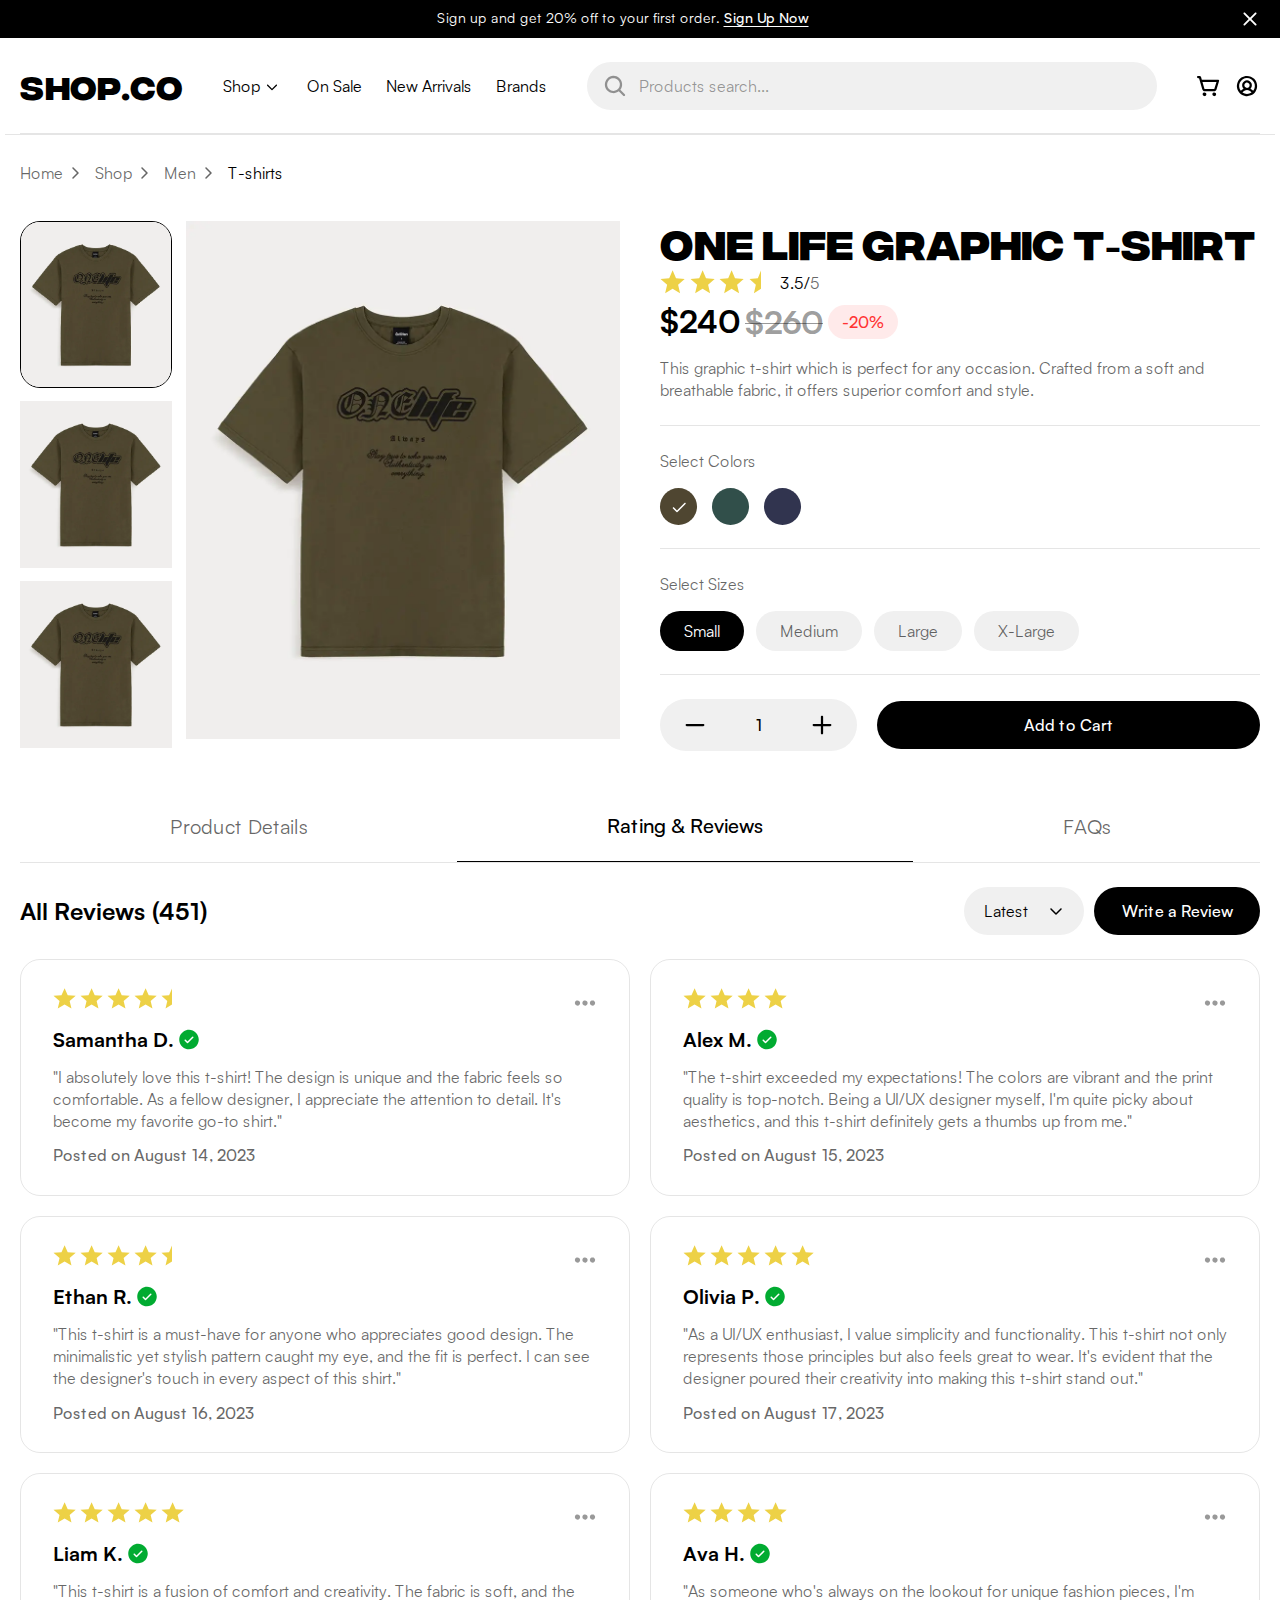
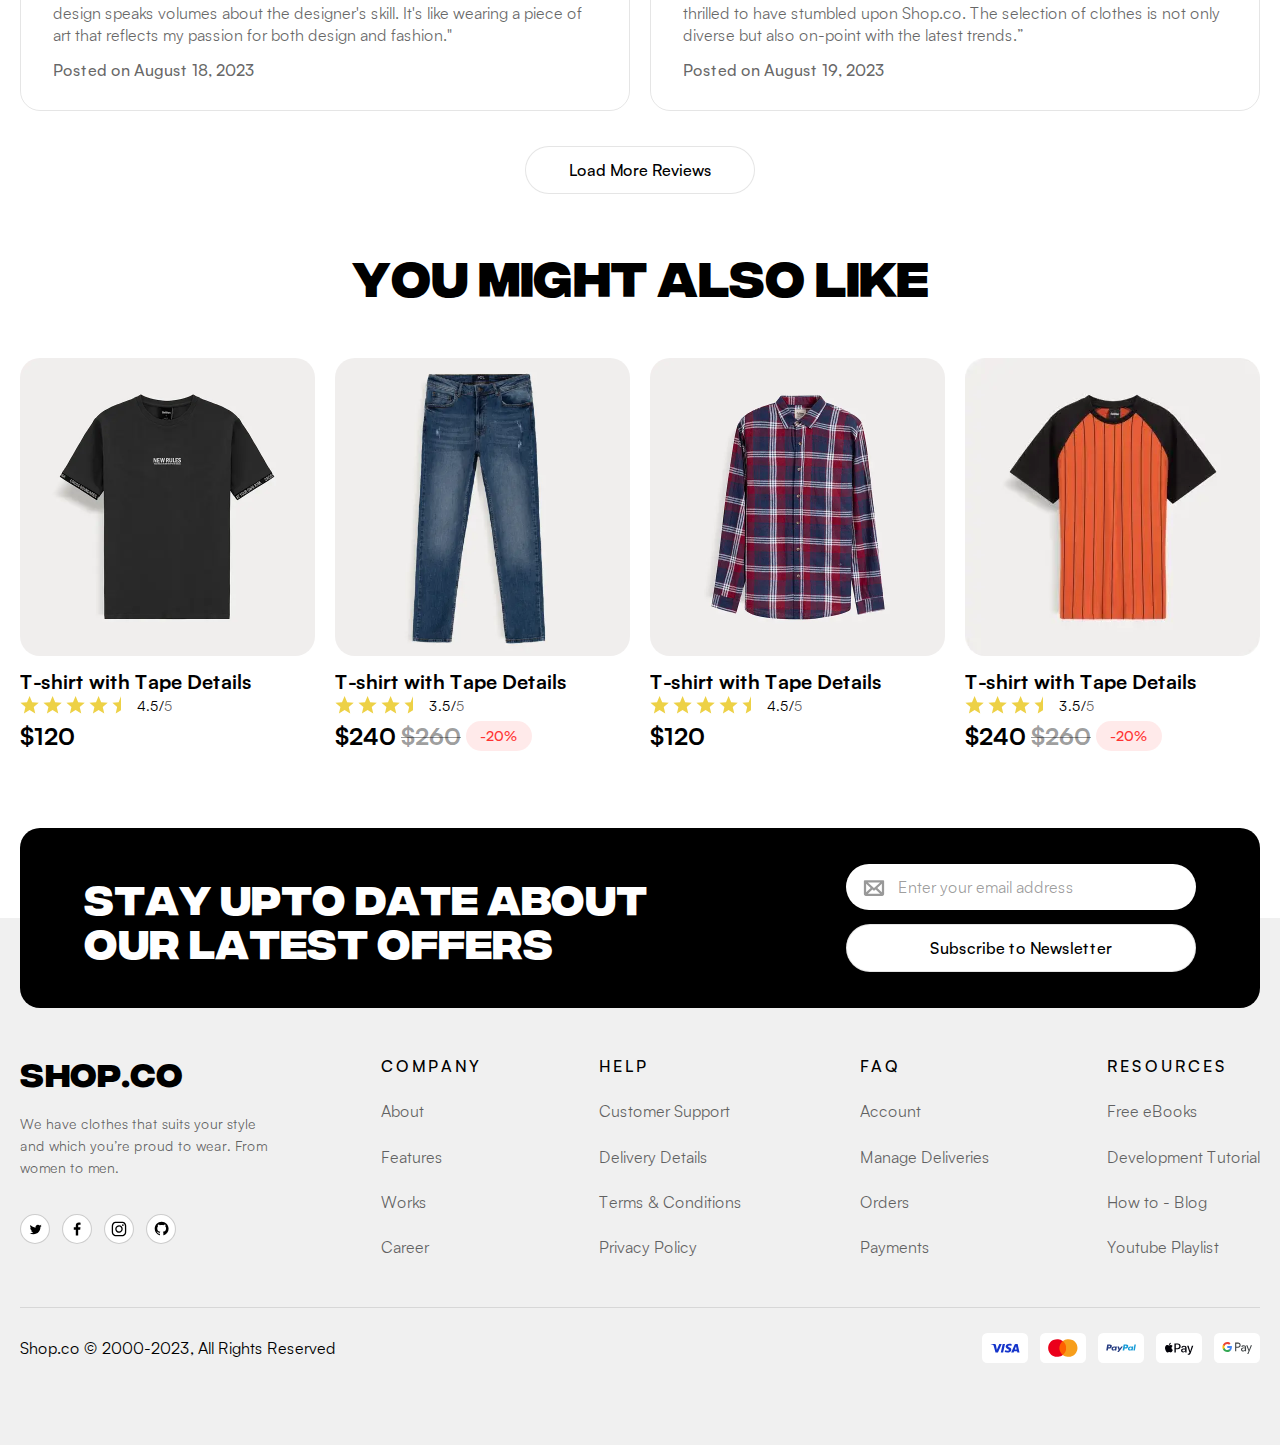
<file: t-shirts.html>
<!DOCTYPE html>
<html lang="en">

<head>
	<title>T-Shirts</title>
	<meta charset="UTF-8">
	<meta name="format-detection" content="telephone=no">
	<!-- <style>body{opacity: 0;}</style> -->
	<link rel="stylesheet" href="css/style.min.css?_v=20250723221614">
	<link rel="shortcut icon" href="favicon.ico">
	<!-- <meta name="robots" content="noindex, nofollow"> -->
	<meta name="viewport" content="width=device-width, initial-scale=1.0">
</head>

<body>
	<div class="wrapper">
		<div class="upper-header">
			<div class="upper-header__container">
				<div class="upper-header__text-buttons">
					<div class="upper-header__text-button">
						<span class="upper-header__text">Sign up and get 20% off to your first order.</span>
						<button data-popup="#popup-sign-up" type="button" class="upper-header__sign-up-button"> Sign Up
							Now</button>
					</div>
					<button type="button" class="upper-header__close-button" aria-label="Close">
						<svg class="icon" focusable="false" aria-hidden="true">
							<use xlink:href="img/icons/icons.svg#close"></use>
						</svg>
					</button>
				</div>
			</div>
		</div>
		<header class="header">
			<div class="header__container undefined">
				<div class="header__logo logo"><a href="#">SHOP.CO</a></div>
				<div class="header__menu menu">
					<button type="button" aria-label="Toggle menu" class="menu__icon icon-menu"><span></span></button>
					<nav class="menu__body">
						<ul class="menu__list">
							<li class="menu__item">
								<div data-spollers class="menu__spollers spollers">
									<details class="spollers__item spoller-hover">
										<summary data-spoller-close class="spollers__title spollers__title--mobile"><a href="#" class="spoller-link">Shop</a>
										</summary>
										<div class="spollers__body">
											<a href="#" class="spollers__body-link">
												<div class="spollers__body-text">
													<h2>Men's clothes</h2>
													<p>In attractive and spectacular colors and designs</p>
												</div>
											</a>
											<a href="#" class="spollers__body-link">
												<div class="spollers__body-text">
													<h2>Women's clothes</h2>
													<p>Ladies, your style and tastes are important to us</p>
												</div>
											</a>
											<a href="#" class="spollers__body-link">
												<div class="spollers__body-text">
													<h2>Kids clothes</h2>
													<p>For all ages, with happy and beautiful colors</p>
												</div>
											</a>
											<a href="#" class="spollers__body-link">
												<div class="spollers__body-text">
													<h2>Bags and Shoes</h2>
													<p>Suitable for men, women and all tastes and styles</p>
												</div>
											</a>
										</div>
									</details>
								</div>
							</li>
							<li class="menu__item"><a href="#" class="menu__link">On Sale</a></li>
							<li class="menu__item"><a href="#" class="menu__link">New Arrivals</a></li>
							<li class="menu__item"><a href="#" class="menu__link">Brands</a></li>
						</ul>
					</nav>
				</div>
				<form action="#" class="header__search-form search-form">
					<input autocomplete="off" type="search" name="search" placeholder="Products search..." class="search-form__input  input search-form__input--placeholder">
					<button aria-label="Search" class="search-form__button">
						<svg class="icon">
							<use xlink:href="img/icons/icons.svg#search"></use>
						</svg>
					</button>
				</form>
				<div class="header__action-buttons">
					<a href="#" aria-label="Go to Cart" class="header__cart-link">
						<div class="header__cart-icon">
							<svg class="icon">
								<use xlink:href="img/icons/icons.svg#cart"></use>
							</svg>
						</div>
						<span class="header__cart-link-counter">3</span>
					</a>
					<button aria-label="Sign In" data-popup="#popup-sign-in" class="header__sign-in-button" type="button">
						<div class="header__sign-in-button-icon">
							<svg class="icon">
								<use xlink:href="img/icons/icons.svg#sign-in"></use>
							</svg>
						</div>
					</button>
				</div>
			</div>
		</header>
		<div id="popup-sign-up" class="popup">
			<div class="popup__wrapper">
				<div class="popup__content">
					<div class="sign-up">
						<button data-close type="button" class="popup__close sign-up__close-icon"> </button>
						<div class="sign-up__title-block">
							<h1 class="sign-up__title">Sign up</h1>
						</div>
						<form class="sign-up__form" action="#" method="POST">
							<div class="sign-up__input-wrapper">
								<input required aria-label="Enter your full name" autocomplete="off" class="sign-up__name-input popup-input input" type="text" id="sign-up-username" name="sign-up-username" data-error="Error" placeholder="Your full name">
							</div>
							<div class="sign-up__input-wrapper">
								<input required aria-label="Enter you email" class="sign-up__email-input popup-input input" id="email-sign-up" autocomplete="on" type="email" name="email" data-error="error" placeholder="Your email">
							</div>
							<div class="sign-up__input-wrapper">
								<label class="sign-up__label" for="password-sign-up">Your password</label>
								<div class="sign-up__input-wrapper">
									<input id="password-sign-up" type="password" class="sign-up__password-input popup-input input">
									<button type="button" class="sign-up__show-password-button">
									</button>
								</div>
							</div>
							<div class="sign-up__input-wrapper">
								<label class="sign-up__label" for="confirm-password-sign-up">Confirm your password</label>
								<div class="sign-up__input-wrapper sign-up__input-wrapper--margin-bottom">
									<input id="confirm-password-sign-up" type="password" class="sign-up__confirm-password-input popup-input input">
									<button type="button" class="sign-up__show-confirm-password-button"></button>
								</div>
							</div>
							<div class="sign-up__form-buttons">
								<button class="sign-up__button button button--white">Sign
									up</button>
								<button data-popup="#popup-sign-in" type="button" class="sign-up__sign-in-button">Sign
									In</button>
							</div>
						</form>
					</div>
				</div>
			</div>
		</div>
		<div id="popup-sign-in" class="popup">
			<div class="popup__wrapper">
				<div class="popup__content">
					<div class="sign-in">
						<button data-close type="button" class="popup__close sign-in__close-icon"> </button>
						<div class="sign-in__title-block">
							<h1 class="sign-in__title">Sign in</h1>
						</div>
						<form class="sign-in__form" action="#" method="POST">
							<div class="sign-in__input-wrapper">
								<input required autocomplete="off" aria-label="Enter your full name" class="sign-in__name-input popup-input input" type="text" id="username" name="username" data-error="Error" placeholder="Your full name">
							</div>
							<div class="sign-in__input-wrapper">
								<input required aria-label="Enter your email" class="sign-in__email-input popup-input input" id="email-sign-in" autocomplete="on" type="email" name="email" data-error="error" placeholder="Your email">
							</div>
							<div class="sign-in__form-buttons">
								<button class="sign-in__button button button--white">Sign in</button>
								<button data-popup="#popup-sign-up" type="button" class="sign-in__sign-up-button">Sign Up
									Now</button>
							</div>
						</form>
					</div>
				</div>
			</div>
		</div>
		<div id="filters-popup" class="popup popup--filters">
			<div class="popup__wrapper">
				<div class="popup__content">
					<button data-close type="button" class="popup__close  filters-popup-close-icon"> </button>
					<div class="filters-popup">
						<div class="filters-popup__spollers spollers">
							<div class="spollers__item">
								<div class="spollers__title spollers__title--popup">Filters</div>
								<div class="spollers__body">
									<form action="#" class="filters-popup__form">
										<div class="filters-popup__section filter">
											<div class="filter__body filter__body--padding-top">
												<nav class="filter__menu">
													<ul class="filter__menu-list">
														<li class="filter__list-item">
															<a href="#" class="filter__item-link">T-shirts</a>
														</li>
														<li class="filter__list-item">
															<a href="#" class="filter__item-link">Shorts</a>
														</li>
														<li class="filter__list-item">
															<a href="#" class="filter__item-link">Shirts</a>
														</li>
														<li class="filter__list-item">
															<a href="#" class="filter__item-link">Hoodie</a>
														</li>
														<li class="filter__list-item">
															<a href="#" class="filter__item-link">Jeans</a>
														</li>
													</ul>
												</nav>
											</div>
										</div>
										<div class="filters-popup__section filter">
											<div data-spollers class="filter__spollers spollers">
												<details class="spollers__item">
													<summary class="spollers__title">Price</summary>
													<div class="spollers__body">
														<div class="filter__body filter__body--padding-bottom">
															<div class="filter__price-range">
																<div id="range">
																</div>
															</div>
														</div>
													</div>
												</details>
											</div>
										</div>
										<div class="filters-popup__section filter">
											<div data-spollers class="filter__spollers spollers">
												<details class="spollers__item">
													<summary class="spollers__title">Colors</summary>
													<div class="spollers__body">
														<div class="filter__body">
															<div class="filter__color-items color-items color-items--border">
																<label class="color-items__item  color-items__item--green">
																	<input checked type="radio" class="color-items__input" name="product-color">
																</label>
																<label class="color-items__item color-items__item--red">
																	<input type="radio" class="color-items__input" name="product-color">
																</label>
																<label class="color-items__item color-items__item--yellow">
																	<input type="radio" class="color-items__input" name="product-color">
																</label>
																<label class="color-items__item color-items__item--orange">
																	<input type="radio" class="color-items__input" name="product-color">
																</label>
																<label class="color-items__item color-items__item--emerald">
																	<input type="radio" class="color-items__input" name="product-color">
																</label>
																<label class="color-items__item color-items__item--blue">
																	<input type="radio" class="color-items__input" name="product-color">
																</label>
																<label class="color-items__item color-items__item--purple">
																	<input type="radio" class="color-items__input" name="product-color">
																</label>
																<label class="color-items__item color-items__item--pink">
																	<input type="radio" class="color-items__input" name="product-color">
																</label>
																<label class="color-items__item color-items__item--white">
																	<input type="radio" class="color-items__input" name="product-color">
																</label>
																<label class="color-items__item color-items__item--black">
																	<input type="radio" class="color-items__input" name="product-color">
																</label>
															</div>
														</div>
													</div>
												</details>
											</div>
										</div>
										<div class="filters-popup__section filter">
											<div data-spollers class="filter__spollers spollers">
												<details class="spollers__item">
													<summary class="spollers__title">Sizes</summary>
													<div class="spollers__body">
														<div class="filter__body">
															<div class="filter__size-items size-items size-items--small">
																<label class="size-items__item"> XX-Small
																	<input type="radio" value="xx-small" class="size-items__input" name="product-size">
																</label>
																<label class="size-items__item"> X-Small
																	<input type="radio" value="x-small" class="size-items__input" name="product-size">
																</label>
																<label class="size-items__item">Small
																	<input type="radio" value="small" class="size-items__input" name="product-size">
																</label>
																<label class="size-items__item">Medium
																	<input type="radio" value="medium" class="size-items__input" name="product-size">
																</label>
																<label class="size-items__item">Large
																	<input checked type="radio" value="large" class="size-items__input" name="product-size">
																</label>
																<label class="size-items__item">X-Large
																	<input type="radio" value="x-large" class="size-items__input" name="product-size">
																</label>
																<label class="size-items__item">XX-Large
																	<input type="radio" value="xx-large" class="size-items__input" name="product-size">
																</label>
																<label class="size-items__item">3X-Large
																	<input type="radio" value="3x-large" class="size-items__input" name="product-size">
																</label>
																<label class="size-items__item">4X-Large
																	<input type="radio" value="4x-large" class="size-items__input" name="product-size">
																</label>
															</div>
														</div>
													</div>
												</details>
											</div>
										</div>
										<div class="filters-popup__section filter">
											<div data-spollers class="filter__spollers spollers">
												<details class="spollers__item">
													<summary class="spollers__title">Dress Style</summary>
													<div class="spollers__body">
														<div class="filter__body">
															<nav class="filter__menu">
																<ul class="filter__menu-list">
																	<li class="filter__list-item">
																		<a href="#" class="filter__item-link">Casual</a>
																	</li>
																	<li class="filter__list-item">
																		<a href="#" class="filter__item-link">
																			Formal</a>
																	</li>
																	<li class="filter__list-item">
																		<a href="#" class="filter__item-link">Party</a>
																	</li>
																	<li class="filter__list-item">
																		<a href="#" class="filter__item-link">Gym</a>
																	</li>
																</ul>
															</nav>
														</div>
													</div>
												</details>
											</div>
										</div>
										<button class="filters-popup__form-button button button--fw">Apply Filter</button>
									</form>
								</div>
							</div>
						</div>
					</div>
				</div>
			</div>
		</div>
		<main class="page">
			<section class="page__product main-product">
				<div class="main-product__container">
					<div class="main-product__breadcrumbs breadcrumbs">
						<ul class="breadcrumbs__list">
							<li class="breadcrumbs__item">
								<a href="#">Home</a>
							</li>
							<li class="breadcrumbs__item">
								<a href="#">Shop</a>
							</li>
							<li class="breadcrumbs__item">
								<a href="#">Men</a>
							</li>
							<li class="breadcrumbs__item">
								<span>T-shirts</span>
							</li>
						</ul>
					</div>
					<div class="main-product__body">
						<div class="main-product__sliders">
							<div class="main-product__slider swiper">
								<div class="main-product__swiper-wrapper swiper-wrapper">
									<div class="main-product__slide swiper-slide">
										<img src="img/main-product-slider/01.webp" alt="Image">
									</div>
									<div class="main-product__slide swiper-slide">
										<img src="img/main-product-slider/01.webp" alt="Image">
									</div>
									<div class="main-product__slide swiper-slide">
										<img src="img/main-product-slider/01.webp" alt="Image">
									</div>
									<div class="main-product__slide swiper-slide">
										<img src="img/main-product-slider/01.webp" alt="Image">
									</div>
								</div>
							</div>
							<div class="main-product__thumbs-slider swiper">
								<div class="main-product__thumbs-slider-wrapper swiper-wrapper">
									<div class="main-product__thumbs-slider-slide swiper-slide"> <img src="img/main-product-slider/01.webp" alt="Image"></div>
									<div class="main-product__thumbs-slider-slide swiper-slide"> <img src="img/main-product-slider/01.webp" alt="Image"></div>
									<div class="main-product__thumbs-slider-slide swiper-slide"> <img src="img/main-product-slider/01.webp" alt="Image"></div>
									<div class="main-product__thumbs-slider-slide swiper-slide"> <img src="img/main-product-slider/01.webp" alt="Image"></div>
								</div>
							</div>
						</div>
						<form action="#" class="main-product__form">
							<div class="main-product__form-header">
								<div class="main-product__form-body body-item-product body-item-product--align-content">
									<h1 class="body-item-product__title body-item-product__title--font-size">
										One Life Graphic <span class="nowrap">T<span>-</span>shirt</span>
									</h1>
									<div class="body-item-product__rating-wrapper rating-wrapper">
										<div class="body-item-product__rating rating" data-rating data-rating-value="3.5">
										</div>
										<div class="body-item-product__rating-value rating-value">3.5/<span>5</span>
										</div>
									</div>
									<div class="body-item-product__price-discount body-item-product__price-discount--margin-bottom">
										<span class="body-item-product__price body-item-product__price--font-size">$240</span>
										<span class="body-item-product__price-discounted body-item-product__price-discounted--font-size">$260
										</span>
										<span class="body-item-product__percent-label body-item-product__percent-label--padding-font-size">-20%
										</span>
									</div>
								</div>
								<div class="main-product__form-text">
									<p>This graphic t-shirt which is perfect for any occasion. Crafted from a soft
										and
										breathable fabric, it offers superior comfort and style.</p>
								</div>
							</div>
							<div class="main-product__size-filter product-filter">
								<h2 class="product-filter__title">Select Colors</h2>
								<div class="product-filter__color-items color-items">
									<label class="color-items__item  color-items__item--dark-1">
										<input checked type="radio" class="color-items__input" name="product-color" value="brown">
									</label>
									<label class="color-items__item color-items__item--dark-2">
										<input type="radio" class="color-items__input" name="product-color" value="green">
									</label>
									<label class="color-items__item color-items__item--dark-3">
										<input type="radio" class="color-items__input" name="product-color" value="purple">
									</label>
								</div>
							</div>
							<div class="main-product__size-filter product-filter">
								<h2 class="product-filter__title">Select Sizes</h2>
								<div class="product-filter__size-items size-items ">
									<label class="size-items__item">Small
										<input checked type="radio" value="small" class="size-items__input" name="product-size">
									</label>
									<label class="size-items__item">Medium
										<input type="radio" value="medium" class="size-items__input" name="product-size">
									</label>
									<label class="size-items__item">Large
										<input type="radio" value="large" class="size-items__input" name="product-size">
									</label>
									<label class="size-items__item">X-Large
										<input type="radio" value="x-large" class="size-items__input" name="product-size">
									</label>
								</div>
							</div>
							<div class="main-product__quantity-button">
								<div data-quantity class="main-product__quantity quantity">
									<button data-quantity-minus type="button" class="quantity__button quantity__button--minus">
									</button>
									<div class="quantity__input">
										<input data-quantity-value autocomplete="off" type="text" name="form[]" value="1">
									</div>
									<button data-quantity-plus type="button" class="quantity__button quantity__button--plus">
									</button>
								</div>
								<button class="main-product__button button button--fw">Add to
									Cart
								</button>
							</div>
						</form>
					</div>
					<div class="main-product__tabs-button">
						<div data-tabs class="main-product__tabs tabs">
							<nav data-tabs-titles class="tabs__navigation">
								<button type="button" class="tabs__title">Product Details</button>
								<button type="button" class="tabs__title _tab-active">Rating & Reviews</button>
								<button type="button" class="tabs__title">FAQs</button>
							</nav>
							<div data-tabs-body class="tabs__content">
								<div class="tabs__body">
									<ul class="tabs__product-details">
										<li>Regular fit in washed black</li>
										<li>Topiary graphic reflecting garden architecture</li>
										<li>Timeless, comfortable design crafted from 100% organic cotton</li>
										<li>Made in Portugal</li>
									</ul>
								</div>
								<div class="tabs__body">
									<div class="tabs__review">
										<div class="tabs__review-header">
											<div class="tabs__review-title-filters">
												<h3 class="tabs__review-title">All Reviews <span>(451)</span></h3>
												<div class="tabs__review-filters">
													<select name="form[]" data-class-modif="form">
														<option value="1" selected>Latest</option>
														<option value="2">Oldest</option>
														<option value="3">Relevant</option>
													</select>
													<button type="button" class="tabs__review-button-padding button">Write
														a
														Review
													</button>
												</div>
											</div>
										</div>
										<ul class="tabs__review-items">
											<li class="tabs__review-item review-card">
												<div data-spollers data-spollers-speed="200" class="review-card__spollers spollers">
													<details class="spollers__item">
														<summary data-spoller-close class="spollers__title">
														</summary>
														<div class="spollers__body">
															<button class="spollers__body-link">Share
															</button>
															<button class="spollers__body-link">Edit
															</button>
															<button class="spollers__body-link">Report
															</button>
														</div>
													</details>
												</div>
												<div class="review-card__rating rating" data-rating data-rating-value="4.5">
												</div>
												<div class="review-card__name">Samantha D.</div>
												<div class="review-card__text">
													<blockquote>"I absolutely love this t-shirt! The design is unique
														and the fabric feels so comfortable. As a fellow designer, I
														appreciate the attention to detail. It's become my favorite
														go-to shirt."
													</blockquote>
												</div>
												<div class="review-card__date">Posted on <time datetime="2023-08-14">August 14, 2023</time></div>
											</li>
											<li class="tabs__review-item review-card">
												<div data-spollers data-spollers-speed="200" class="review-card__spollers spollers">
													<details class="spollers__item">
														<summary data-spoller-close class="spollers__title">
														</summary>
														<div class="spollers__body">
															<button class="spollers__body-link">Share
															</button>
															<button class="spollers__body-link">Edit
															</button>
															<button class="spollers__body-link">Report
															</button>
														</div>
													</details>
												</div>
												<div class="review-card__rating rating" data-rating data-rating-value="4">
												</div>
												<div class="review-card__name">Alex M.</div>
												<div class="review-card__text">
													<blockquote>"The t-shirt exceeded my expectations! The colors are
														vibrant and the print quality is top-notch. Being a UI/UX
														designer myself, I'm quite picky about aesthetics, and this
														t-shirt definitely gets a thumbs up from me."
													</blockquote>
												</div>
												<div class="review-card__date">Posted on <time datetime="2023-08-15">August 15, 2023</time></div>
											</li>
											<li class="tabs__review-item review-card">
												<div data-spollers data-spollers-speed="200" class="review-card__spollers spollers">
													<details class="spollers__item">
														<summary data-spoller-close class="spollers__title">
														</summary>
														<div class="spollers__body">
															<button class="spollers__body-link">Share
															</button>
															<button class="spollers__body-link">Edit
															</button>
															<button class="spollers__body-link">Report
															</button>
														</div>
													</details>
												</div>
												<div class="review-card__rating rating" data-rating data-rating-value="4.5">
												</div>
												<div class="review-card__name">Ethan R.</div>
												<div class="review-card__text">
													<blockquote>"This t-shirt is a must-have for anyone who appreciates
														good design. The minimalistic yet stylish pattern caught my eye,
														and the fit is perfect. I can see the designer's touch in every
														aspect of this shirt."
													</blockquote>
												</div>
												<div class="review-card__date">Posted on <time datetime="2023-08-16">August 16, 2023</time></div>
											</li>
											<li class="tabs__review-item review-card">
												<div data-spollers data-spollers-speed="200" class="review-card__spollers spollers">
													<details class="spollers__item">
														<summary data-spoller-close class="spollers__title">
														</summary>
														<div class="spollers__body">
															<button class="spollers__body-link">Share
															</button>
															<button class="spollers__body-link">Edit
															</button>
															<button class="spollers__body-link">Report
															</button>
														</div>
													</details>
												</div>
												<div class="review-card__rating rating" data-rating data-rating-value="5">
												</div>
												<div class="review-card__name">Olivia P.</div>
												<div class="review-card__text">
													<blockquote> "As a UI/UX enthusiast, I value simplicity and
														functionality. This t-shirt not only represents those principles
														but also feels great to wear. It's evident that the designer
														poured their creativity into making this t-shirt stand out."
													</blockquote>
												</div>
												<div class="review-card__date">Posted on <time datetime="2023-08-17">August 17, 2023</time></div>
											</li>
											<li class="tabs__review-item review-card">
												<div data-spollers data-spollers-speed="200" class="review-card__spollers spollers">
													<details class="spollers__item">
														<summary data-spoller-close class="spollers__title">
														</summary>
														<div class="spollers__body">
															<button class="spollers__body-link">Share
															</button>
															<button class="spollers__body-link">Edit
															</button>
															<button class="spollers__body-link">Report
															</button>
														</div>
													</details>
												</div>
												<div class="review-card__rating rating" data-rating data-rating-value="5">
												</div>
												<div class="review-card__name">Liam K.</div>
												<div class="review-card__text">
													<blockquote>"This t-shirt is a fusion of comfort and creativity. The
														fabric is soft, and the design speaks volumes about the
														designer's skill. It's like wearing a piece of art that reflects
														my passion for both design and fashion."
													</blockquote>
												</div>
												<div class="review-card__date">Posted on <time datetime="2023-08-18">August 18, 2023</time></div>
											</li>
											<li class="tabs__review-item review-card">
												<div data-spollers data-spollers-speed="200" class="review-card__spollers spollers">
													<details class="spollers__item">
														<summary data-spoller-close class="spollers__title">
														</summary>
														<div class="spollers__body">
															<button class="spollers__body-link">Share
															</button>
															<button class="spollers__body-link">Edit
															</button>
															<button class="spollers__body-link">Report
															</button>
														</div>
													</details>
												</div>
												<div class="review-card__rating rating" data-rating data-rating-value="4">
												</div>
												<div class="review-card__name">Ava H.</div>
												<div class="review-card__text">
													<blockquote>"As someone who's always on the lookout for unique
														fashion
														pieces, I'm thrilled to have stumbled upon Shop.co. The
														selection of
														clothes is not only diverse but also on-point with the latest
														trends.”
													</blockquote>
												</div>
												<div class="review-card__date">Posted on <time datetime="2023-08-19">August 19, 2023</time></div>
											</li>
										</ul>
									</div>
									<div class="main-product__tabs-button-wrapper">
										<button type="button" class="main-product__tabs-button button button--white button--white-big ">Load
											More
											Reviews
										</button>
									</div>
								</div>
								<div class="tabs__body">
									<div data-spollers class="tabs__body-spollers spollers spollers--faq">
										<details class="spollers__item">
											<summary class="spollers__title">What is the status of my order?</summary>
											<div class="spollers__body">
												<p>
													Once you have placed your order you will receive
													an
													order confirmation through email. We will process the order for you
													as
													soon
													as possible to ensure fast delivery. When your order is ready to be
													shipped,
													you will receive an email from us with a personal track & trace
													link.
													You
													can use this link to track your package until it is delivered to
													you.
													If you haven't received an order confirmation, please first check if
													your
													payment went through and contact us immediately.
												</p>
											</div>
										</details>
										<details class="spollers__item">
											<summary class="spollers__title">What shoe size should I choose for the best
												fit?</summary>
											<div class="spollers__body">
												<p>
													Our shoes generally run a size bigger, so we recommend taking one
													size
													down
													from your regular EU size. In order to find your Filling Pieces
													size, we
													always recommend you navigate to the product page there you will
													find
													the
													tab that is labeled "Size & Fit". Clicking that tab will reveal a
													sizing
													chart with instructions on how to measure your feet. Using the
													length of
													your feet you will be able to select the right Filling Pieces size.
													If
													you
													need further advice, please feel free to contact us.
												</p>
											</div>
										</details>
										<details class="spollers__item">
											<summary class="spollers__title">Which clothing size should I get?</summary>
											<div class="spollers__body">
												<p>
													Our Ready To Wear collection fits true (to slightly bigger) size, so
													we
													recommend you take your regular European clothing size. For a more
													precise
													advice, please have a look at the sizing chart for the specific
													product.
												</p>
											</div>
										</details>
									</div>
								</div>
							</div>
						</div>
					</div>
				</div>
			</section>
			<!-- LIKE======================================================================================================================================================== -->
			<section class="page__like like">
				<div class="like__container">
					<h2 class="like__title title title--center">You might also like</h2>
					<div class="like__items-product items-product">
						<article class="item-product">
							<a href="product.html" class="item-product__picture-link">
								<img src="img/items/01.webp" loading="lazy" class="item-product__image" alt="Image">
							</a>
							<div class="item-product__body body-item-product">
								<h3 class="body-item-product__title">
									<a href="product.html" class="body-item-product__link-title">T-shirt with Tape
										Details
									</a>
								</h3>
								<div class="body-item-product__rating-wrapper rating-wrapper">
									<div class="body-item-product__rating rating" data-rating data-rating-value="4.5">
									</div>
									<div class="body-item-product__rating-value rating-value">4.5/<span>5</span>
									</div>
								</div>
								<span class="body-item-product__price">$120</span>
							</div>
						</article>
						<article class="item-product">
							<a href="product.html" class="item-product__picture-link">
								<img src="img/items/02.webp" loading="lazy" class="item-product__image" alt="Image"></a>
							<div class="item-product__body body-item-product">
								<h3 class="body-item-product__title">
									<a href="product.html" class="body-item-product__link-title">T-shirt with Tape
										Details</a>
								</h3>
								<div class="body-item-product__rating-wrapper rating-wrapper">
									<div class="body-item-product__rating rating" data-rating data-rating-value="3.5">
									</div>
									<div class="body-item-product__rating-value rating-value">3.5/<span>5</span>
									</div>
								</div>
								<div class="body-item-product__price-discount">
									<span class="body-item-product__price">$240</span>
									<span class="body-item-product__price-discounted">$260</span>
									<span class="body-item-product__percent-label">-20%</span>
								</div>
							</div>
						</article>
						<article class="item-product">
							<a href="product.html" class="item-product__picture-link">
								<img src="img/items/03.webp" loading="lazy" class="item-product__image" alt="Image">
							</a>
							<div class="item-product__body body-item-product">
								<h3 class="body-item-product__title">
									<a href="product.html" class="body-item-product__link-title">T-shirt with Tape
										Details
									</a>
								</h3>
								<div class="body-item-product__rating-wrapper rating-wrapper">
									<div class="body-item-product__rating rating" data-rating data-rating-value="4.5">
									</div>
									<div class="body-item-product__rating-value rating-value">4.5/<span>5</span>
									</div>
								</div>
								<span class="body-item-product__price">$120</span>
							</div>
						</article>
						<article class="item-product">
							<a href="product.html" class="item-product__picture-link">
								<img src="img/items/04.webp" loading="lazy" class="item-product__image" alt="Image"></a>
							<div class="item-product__body body-item-product">
								<h3 class="body-item-product__title">
									<a href="product.html" class="body-item-product__link-title">T-shirt with Tape
										Details</a>
								</h3>
								<div class="body-item-product__rating-wrapper rating-wrapper">
									<div class="body-item-product__rating rating" data-rating data-rating-value="3.5">
									</div>
									<div class="body-item-product__rating-value rating-value">3.5/<span>5</span>
									</div>
								</div>
								<div class="body-item-product__price-discount">
									<span class="body-item-product__price">$240</span>
									<span class="body-item-product__price-discounted">$260</span>
									<span class="body-item-product__percent-label">-20%</span>
								</div>
							</div>
						</article>
					</div>
				</div>
			</section>
		</main>
		<footer class="footer">
			<div class="footer__container">
				<div class=" footer__subscription subscription">
					<h2 class="subscription__title title title--white">STAY UPTO DATE ABOUT OUR
						LATEST OFFERS
					</h2>
					<form action="#" class="subscription__form">
						<input required autocomplete="on" type="email" name="form[]" placeholder="Enter your email address" class="subscription__input input">
						<button class="subscription__button button button--white button--fw">Subscribe to
							Newsletter
						</button>
					</form>
				</div>
				<div class="footer__body">
					<div class="footer__logo-text-social">
						<div class="footer__logo logo">
							<a href="#">SHOP.CO</a>
						</div>
						<div class="footer__text">
							<p>We have clothes that suits your style and which you’re proud to wear. From women to men.</p>
						</div>
						<div class="footer__social">
							<a href="#" aria-label="Twitter Share" data-tippy-content="Twitter" class="footer__social-icon">
								<img class="icon" src="img/icons/twitter.svg" alt="Image">
							</a>
							<a href="#" aria-label="Instagram Share" data-tippy-content="Instagram" class="footer__social-icon">
								<img class="icon" src="img/icons/fb.svg" alt="Image">
							</a>
							<a href="#" aria-label="Facebook Share" data-tippy-content="Facebook" class="footer__social-icon">
								<img class="icon" src="img/icons/inst.svg" alt="Image">
							</a>
							<a href="#" aria-label="Github Share" data-tippy-content="Github" class="footer__social-icon">
								<img class="icon" src="img/icons/git.svg" alt="Image">
							</a>
						</div>
					</div>
					<div class="footer__columns">
						<div class="footer__column">
							<h2 class="footer__column-title">Company</h2>
							<ul class="footer__column-list">
								<li><a href="#">About</a></li>
								<li><a href="#">Features</a></li>
								<li><a href="#">Works</a></li>
								<li><a href="#">Career</a></li>
							</ul>
						</div>
						<div class="footer__column">
							<h2 class="footer__column-title">Help</h2>
							<ul class="footer__column-list">
								<li><a href="#">Customer Support</a></li>
								<li><a href="#">Delivery Details</a></li>
								<li><a href="#">Terms & Conditions</a></li>
								<li><a href="#">Privacy Policy</a></li>
							</ul>
						</div>
						<div class="footer__column">
							<h2 class="footer__column-title">FAQ</h2>
							<ul class="footer__column-list">
								<li><a href="#">Account</a></li>
								<li><a href="#">Manage Deliveries</a></li>
								<li><a href="#">Orders</a></li>
								<li><a href="#">Payments</a></li>
							</ul>
						</div>
						<div class="footer__column">
							<h2 class="footer__column-title">Resources</h2>
							<ul class="footer__column-list">
								<li><a href="#">Free eBooks</a></li>
								<li><a href="#">Development Tutorial</a></li>
								<li><a href="#">How to - Blog</a></li>
								<li><a href="#">Youtube Playlist</a></li>
							</ul>
						</div>
					</div>
				</div>

				<div class="footer__copyright-payment">
					<div class="footer__copyright">
						Shop.co © 2000-2023, All Rights Reserved
					</div>
					<div class="footer__payment">
						<ul class="footer__payment-list">
							<li class="footer__payment-items">
								<div class="footer__payment-icon">
									<img src="img/icons/Visa1.svg" alt="Image">
								</div>
							</li>
							<li class="footer__payment-items">
								<div class="footer__payment-icon">
									<img src="img/icons/Mastercard1.svg" alt="Image">
								</div>
							</li>
							<li class="footer__payment-items">
								<div class="footer__payment-icon">
									<img src="img/icons/Paypal1.svg" alt="Image">
								</div>
							</li>

							<li class="footer__payment-items">
								<div class="footer__payment-icon">
									<img src="img/icons/ApplePay1.svg" alt="Image">
								</div>
							</li>
							<li class="footer__payment-items">
								<div class="footer__payment-icon">
									<img src="img/icons/GPay1.svg" alt="Image">
								</div>
							</li>

						</ul>
					</div>
				</div>
			</div>
		</footer>
	</div>
	<script src="js/app.min.js?_v=20250723221614"></script>
</body>

</html>
</file>
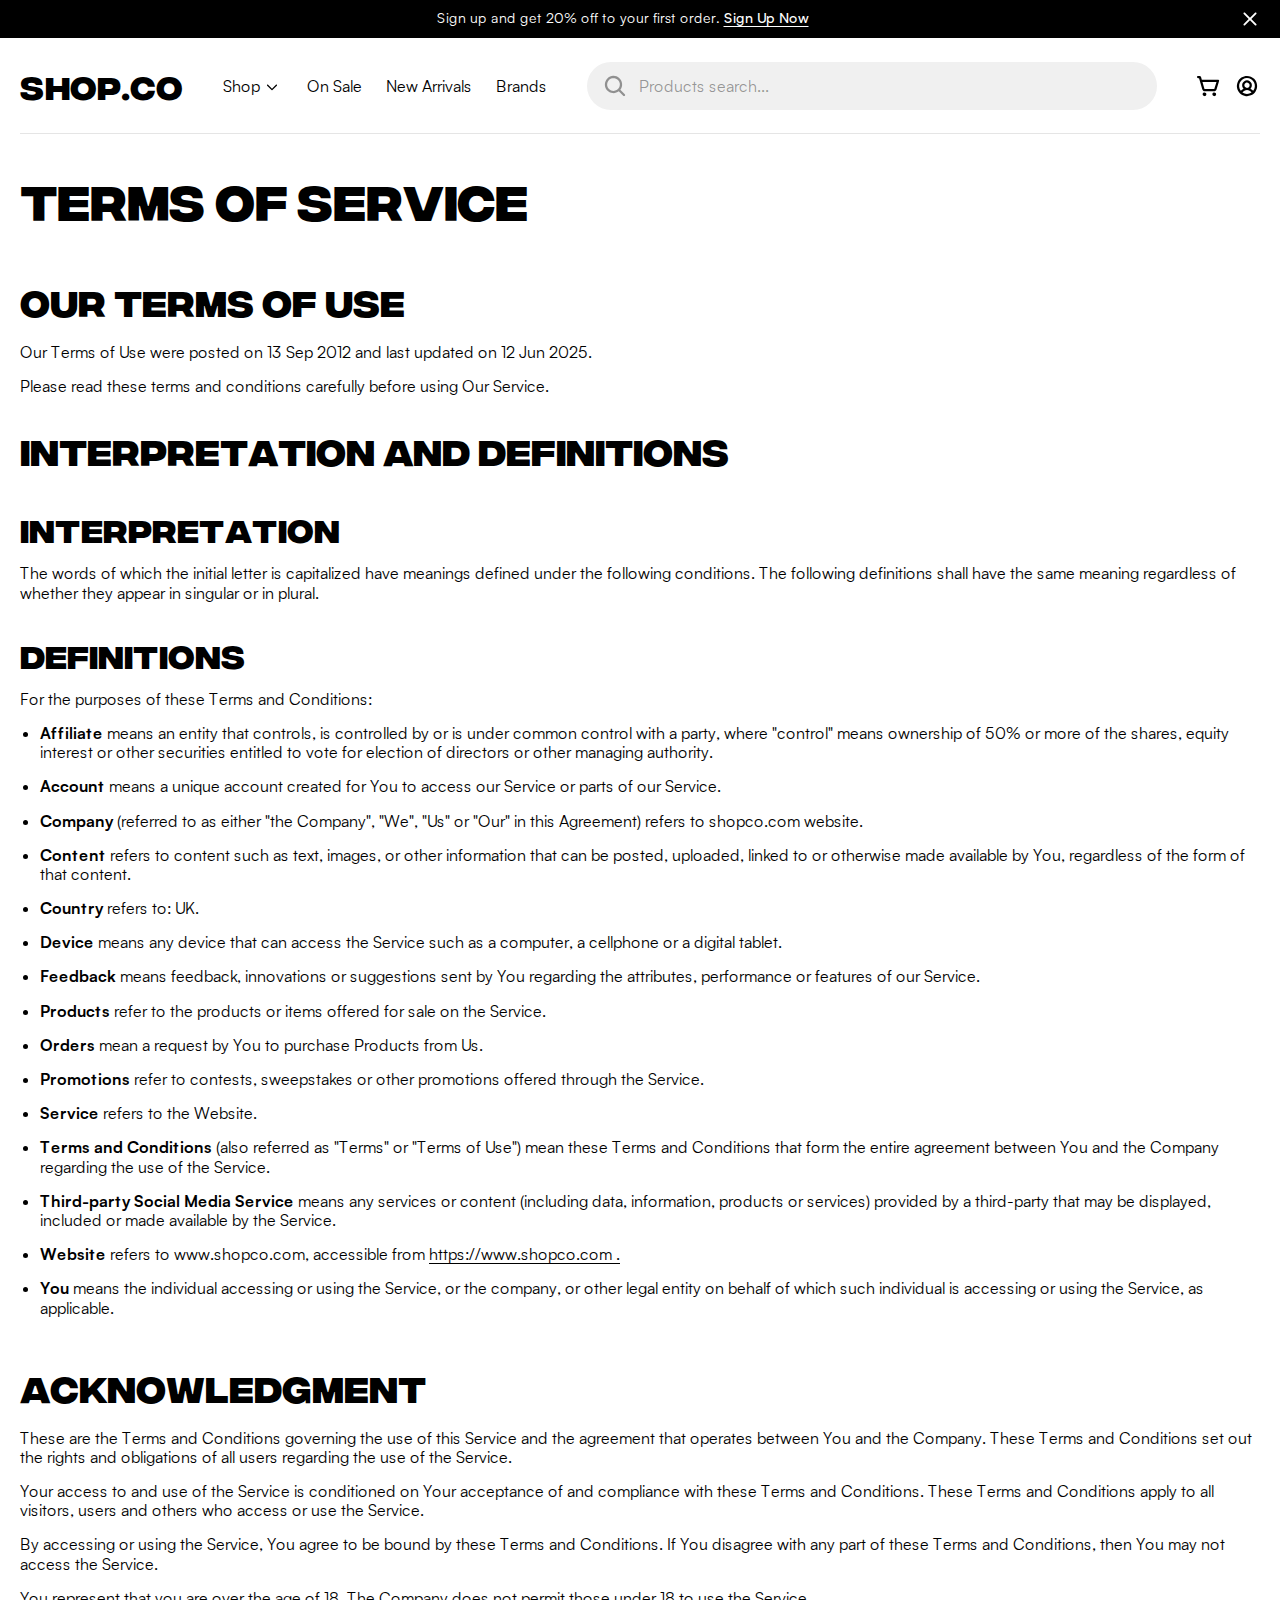
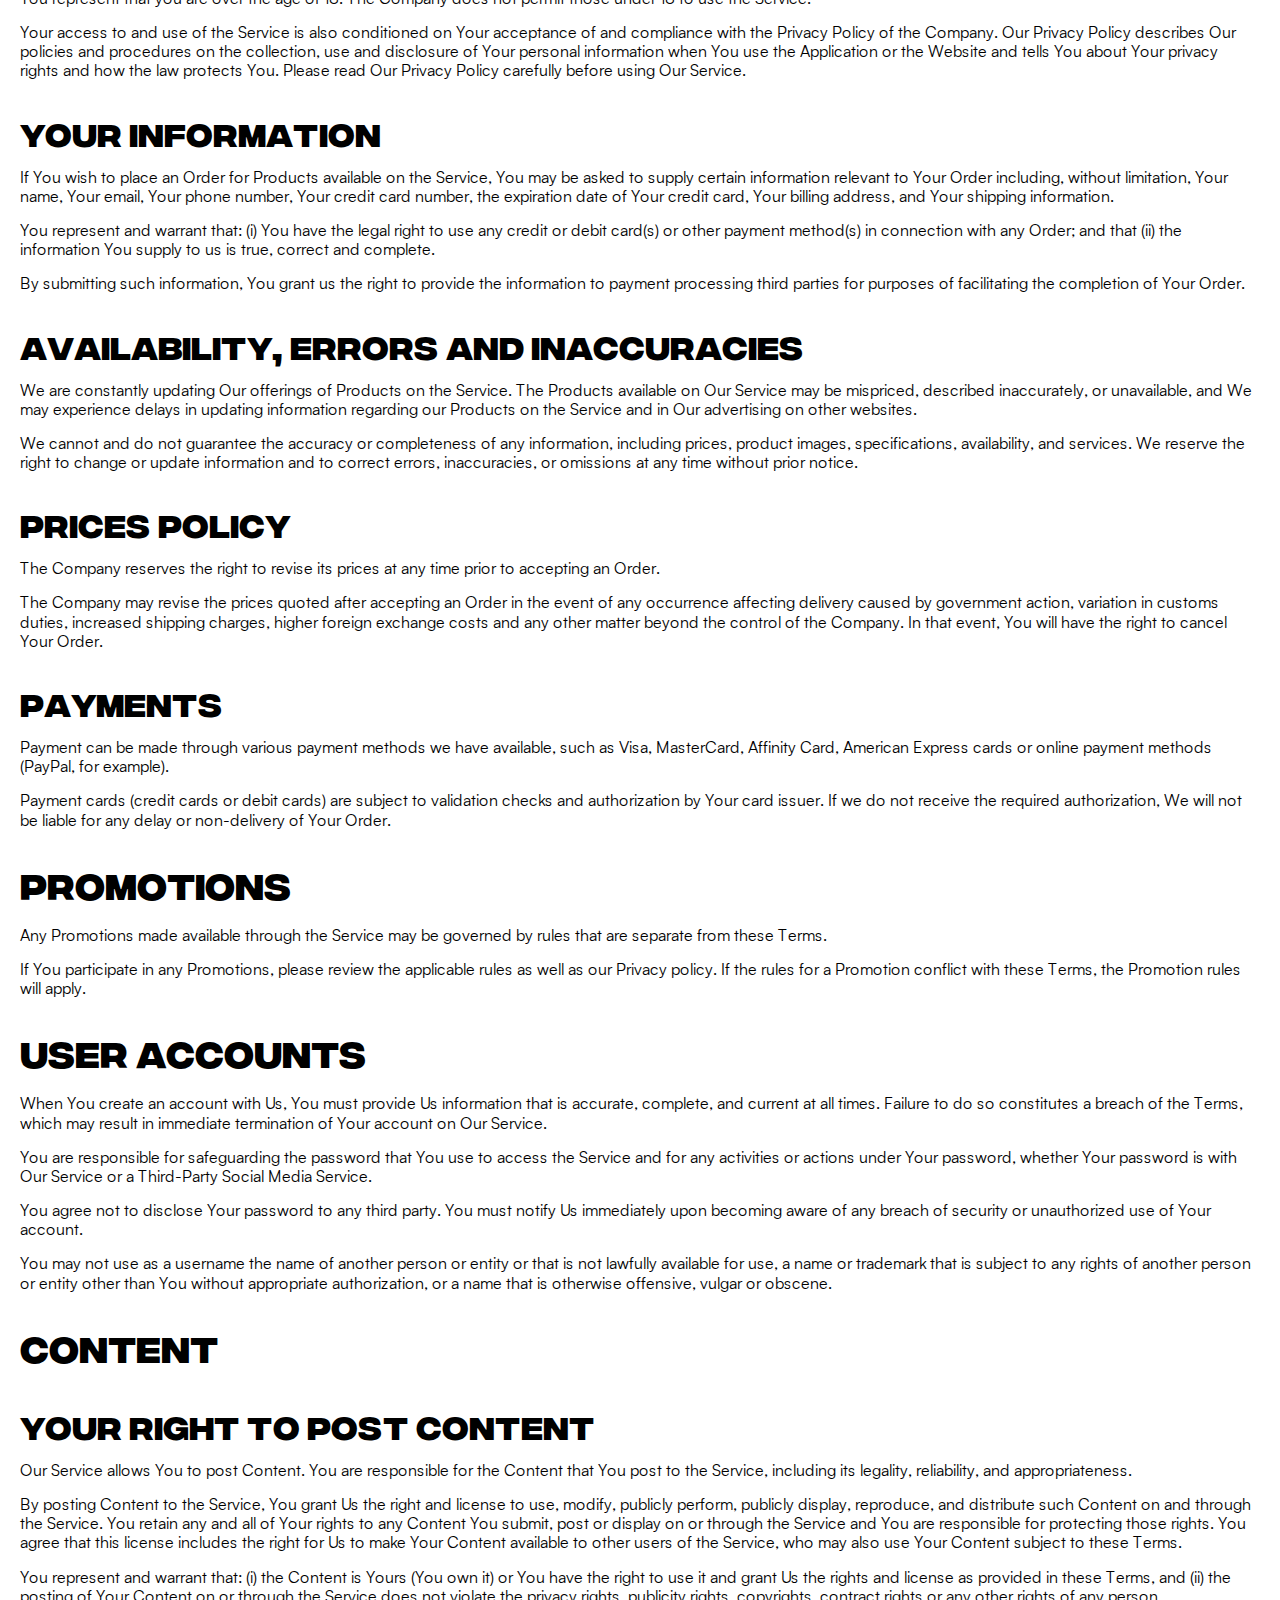
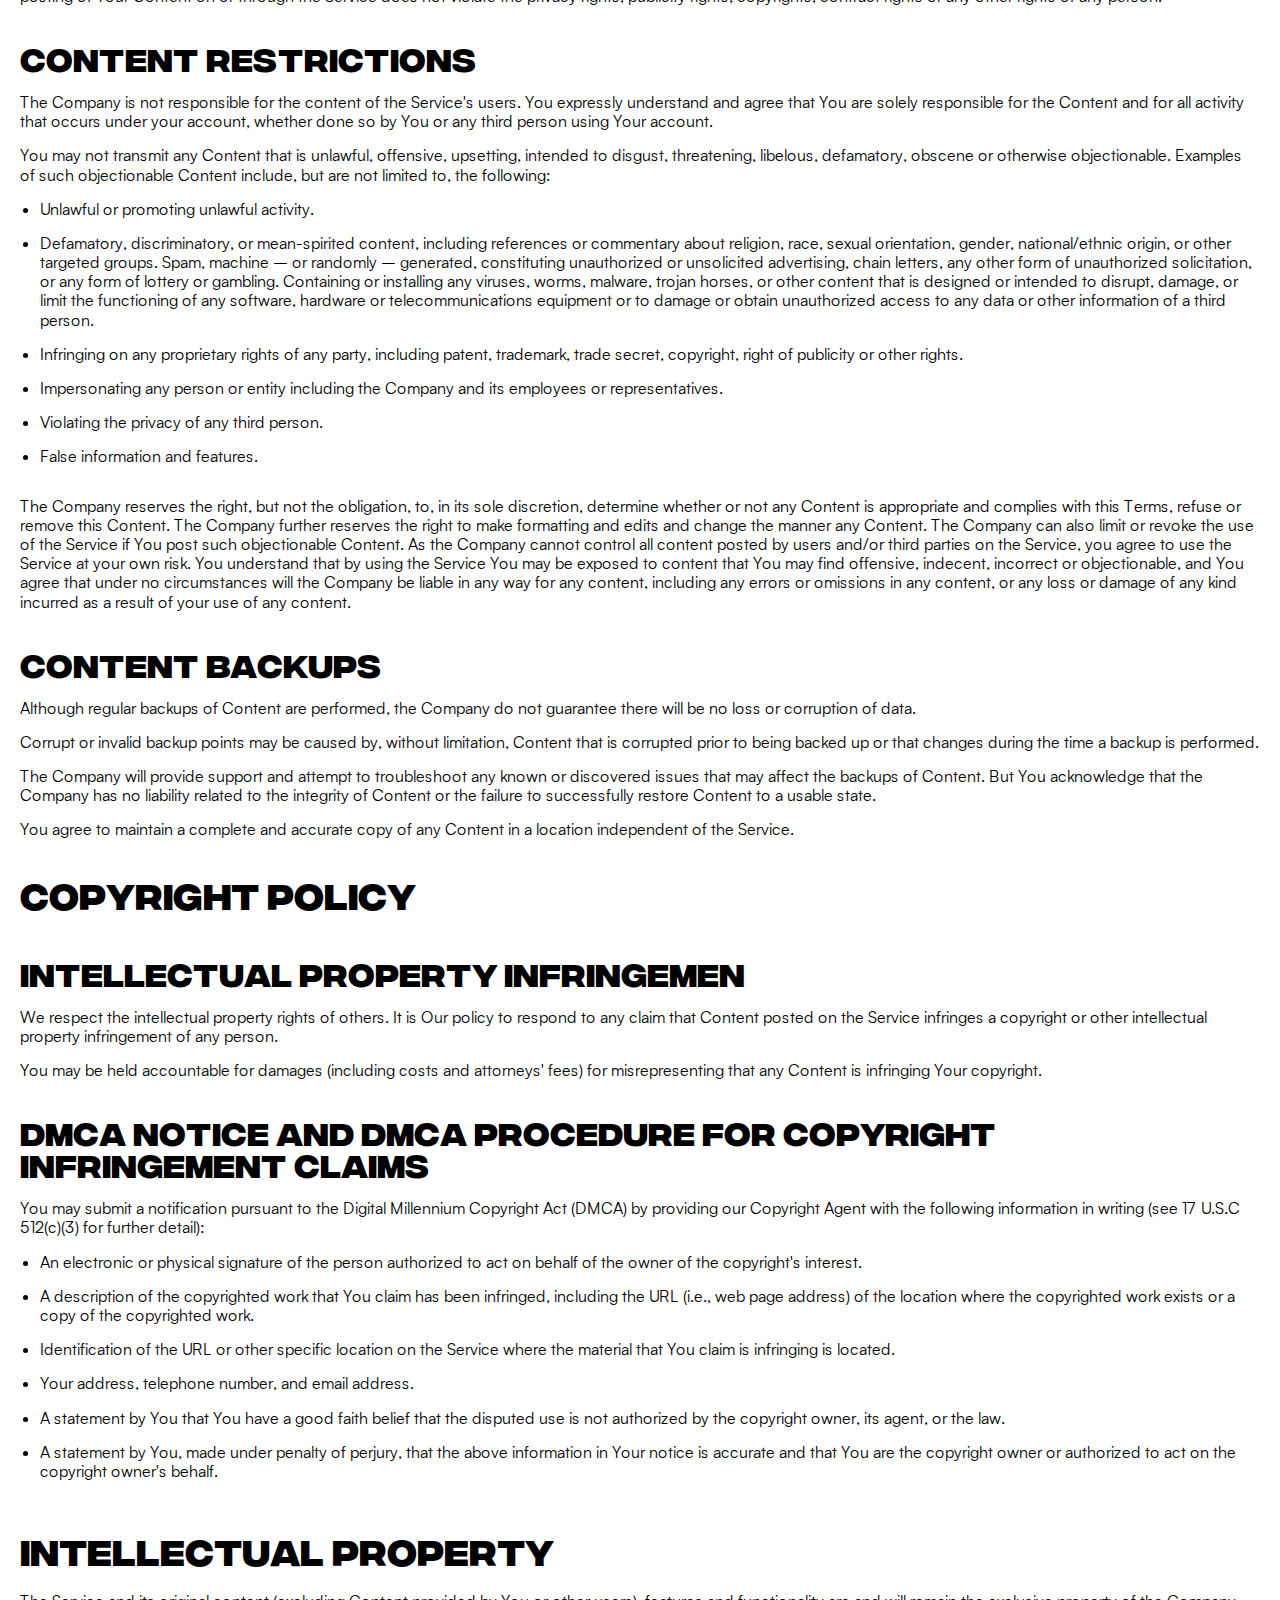
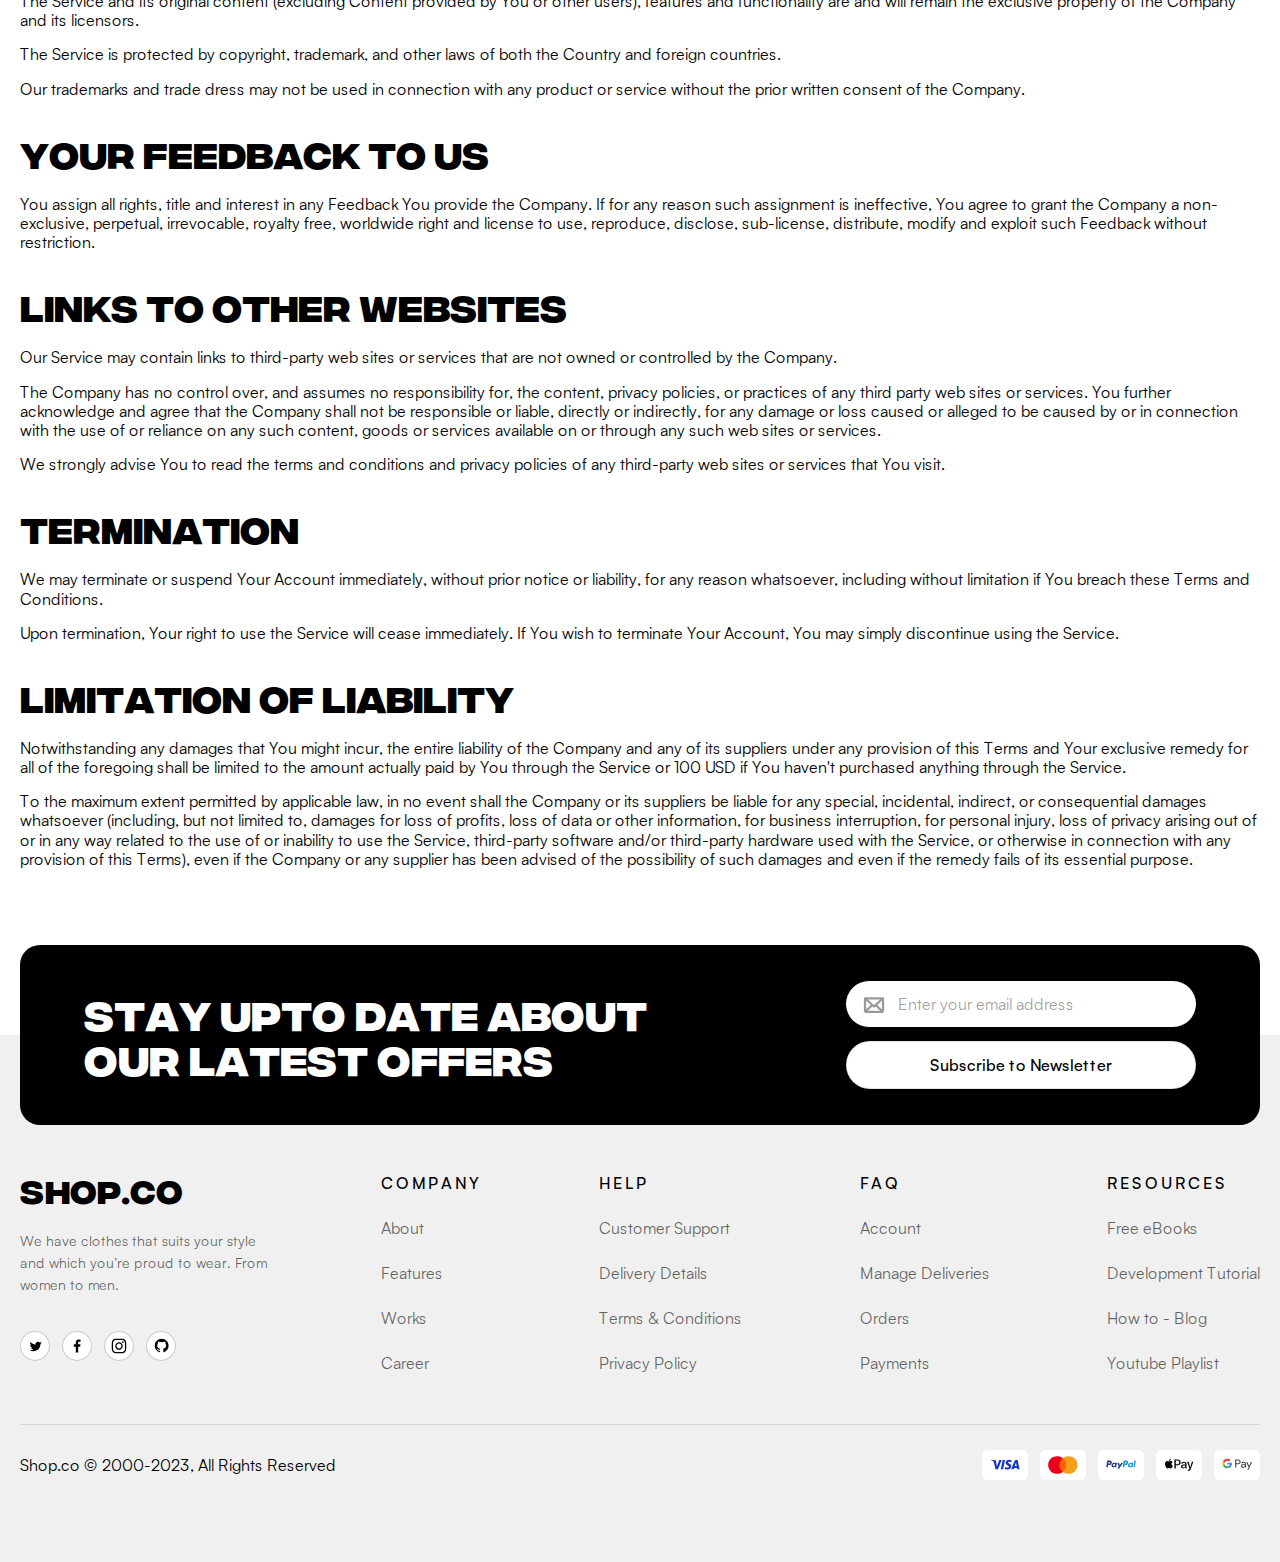
<file: terms-and-conditions.html>
<!DOCTYPE html>
<html lang="en">

<head>
	<title>Terms and Conditions</title>
	<meta charset="UTF-8">
	<meta name="format-detection" content="telephone=no">
	<!-- <style>body{opacity: 0;}</style> -->
	<link rel="stylesheet" href="css/style.min.css?_v=20250723221614">
	<link rel="shortcut icon" href="favicon.ico">
	<!-- <meta name="robots" content="noindex, nofollow"> -->
	<meta name="viewport" content="width=device-width, initial-scale=1.0">
</head>

<body>
	<div class="wrapper">
		<div class="upper-header">
			<div class="upper-header__container">
				<div class="upper-header__text-buttons">
					<div class="upper-header__text-button">
						<span class="upper-header__text">Sign up and get 20% off to your first order.</span>
						<button data-popup="#popup-sign-up" type="button" class="upper-header__sign-up-button"> Sign Up
							Now</button>
					</div>
					<button type="button" class="upper-header__close-button" aria-label="Close">
						<svg class="icon" focusable="false" aria-hidden="true">
							<use xlink:href="img/icons/icons.svg#close"></use>
						</svg>
					</button>
				</div>
			</div>
		</div>
		<header class="header">
			<div class="header__container undefined">
				<div class="header__logo logo"><a href="#">SHOP.CO</a></div>
				<div class="header__menu menu">
					<button type="button" aria-label="Toggle menu" class="menu__icon icon-menu"><span></span></button>
					<nav class="menu__body">
						<ul class="menu__list">
							<li class="menu__item">
								<div data-spollers class="menu__spollers spollers">
									<details class="spollers__item spoller-hover">
										<summary data-spoller-close class="spollers__title spollers__title--mobile"><a href="#" class="spoller-link">Shop</a>
										</summary>
										<div class="spollers__body">
											<a href="#" class="spollers__body-link">
												<div class="spollers__body-text">
													<h2>Men's clothes</h2>
													<p>In attractive and spectacular colors and designs</p>
												</div>
											</a>
											<a href="#" class="spollers__body-link">
												<div class="spollers__body-text">
													<h2>Women's clothes</h2>
													<p>Ladies, your style and tastes are important to us</p>
												</div>
											</a>
											<a href="#" class="spollers__body-link">
												<div class="spollers__body-text">
													<h2>Kids clothes</h2>
													<p>For all ages, with happy and beautiful colors</p>
												</div>
											</a>
											<a href="#" class="spollers__body-link">
												<div class="spollers__body-text">
													<h2>Bags and Shoes</h2>
													<p>Suitable for men, women and all tastes and styles</p>
												</div>
											</a>
										</div>
									</details>
								</div>
							</li>
							<li class="menu__item"><a href="#" class="menu__link">On Sale</a></li>
							<li class="menu__item"><a href="#" class="menu__link">New Arrivals</a></li>
							<li class="menu__item"><a href="#" class="menu__link">Brands</a></li>
						</ul>
					</nav>
				</div>
				<form action="#" class="header__search-form search-form">
					<input autocomplete="off" type="search" name="search" placeholder="Products search..." class="search-form__input  input search-form__input--placeholder">
					<button aria-label="Search" class="search-form__button">
						<svg class="icon">
							<use xlink:href="img/icons/icons.svg#search"></use>
						</svg>
					</button>
				</form>
				<div class="header__action-buttons">
					<a href="#" aria-label="Go to Cart" class="header__cart-link">
						<div class="header__cart-icon">
							<svg class="icon">
								<use xlink:href="img/icons/icons.svg#cart"></use>
							</svg>
						</div>
						<span class="header__cart-link-counter">3</span>
					</a>
					<button aria-label="Sign In" data-popup="#popup-sign-in" class="header__sign-in-button" type="button">
						<div class="header__sign-in-button-icon">
							<svg class="icon">
								<use xlink:href="img/icons/icons.svg#sign-in"></use>
							</svg>
						</div>
					</button>
				</div>
			</div>
		</header>
		<div id="popup-sign-up" class="popup">
			<div class="popup__wrapper">
				<div class="popup__content">
					<div class="sign-up">
						<button data-close type="button" class="popup__close sign-up__close-icon"> </button>
						<div class="sign-up__title-block">
							<h1 class="sign-up__title">Sign up</h1>
						</div>
						<form class="sign-up__form" action="#" method="POST">
							<div class="sign-up__input-wrapper">
								<input required aria-label="Enter your full name" autocomplete="off" class="sign-up__name-input popup-input input" type="text" id="sign-up-username" name="sign-up-username" data-error="Error" placeholder="Your full name">
							</div>
							<div class="sign-up__input-wrapper">
								<input required aria-label="Enter you email" class="sign-up__email-input popup-input input" id="email-sign-up" autocomplete="on" type="email" name="email" data-error="error" placeholder="Your email">
							</div>
							<div class="sign-up__input-wrapper">
								<label class="sign-up__label" for="password-sign-up">Your password</label>
								<div class="sign-up__input-wrapper">
									<input id="password-sign-up" type="password" class="sign-up__password-input popup-input input">
									<button type="button" class="sign-up__show-password-button">
									</button>
								</div>
							</div>
							<div class="sign-up__input-wrapper">
								<label class="sign-up__label" for="confirm-password-sign-up">Confirm your password</label>
								<div class="sign-up__input-wrapper sign-up__input-wrapper--margin-bottom">
									<input id="confirm-password-sign-up" type="password" class="sign-up__confirm-password-input popup-input input">
									<button type="button" class="sign-up__show-confirm-password-button"></button>
								</div>
							</div>
							<div class="sign-up__form-buttons">
								<button class="sign-up__button button button--white">Sign
									up</button>
								<button data-popup="#popup-sign-in" type="button" class="sign-up__sign-in-button">Sign
									In</button>
							</div>
						</form>
					</div>
				</div>
			</div>
		</div>
		<div id="popup-sign-in" class="popup">
			<div class="popup__wrapper">
				<div class="popup__content">
					<div class="sign-in">
						<button data-close type="button" class="popup__close sign-in__close-icon"> </button>
						<div class="sign-in__title-block">
							<h1 class="sign-in__title">Sign in</h1>
						</div>
						<form class="sign-in__form" action="#" method="POST">
							<div class="sign-in__input-wrapper">
								<input required autocomplete="off" aria-label="Enter your full name" class="sign-in__name-input popup-input input" type="text" id="username" name="username" data-error="Error" placeholder="Your full name">
							</div>
							<div class="sign-in__input-wrapper">
								<input required aria-label="Enter your email" class="sign-in__email-input popup-input input" id="email-sign-in" autocomplete="on" type="email" name="email" data-error="error" placeholder="Your email">
							</div>
							<div class="sign-in__form-buttons">
								<button class="sign-in__button button button--white">Sign in</button>
								<button data-popup="#popup-sign-up" type="button" class="sign-in__sign-up-button">Sign Up
									Now</button>
							</div>
						</form>
					</div>
				</div>
			</div>
		</div>
		<div id="filters-popup" class="popup popup--filters">
			<div class="popup__wrapper">
				<div class="popup__content">
					<button data-close type="button" class="popup__close  filters-popup-close-icon"> </button>
					<div class="filters-popup">
						<div class="filters-popup__spollers spollers">
							<div class="spollers__item">
								<div class="spollers__title spollers__title--popup">Filters</div>
								<div class="spollers__body">
									<form action="#" class="filters-popup__form">
										<div class="filters-popup__section filter">
											<div class="filter__body filter__body--padding-top">
												<nav class="filter__menu">
													<ul class="filter__menu-list">
														<li class="filter__list-item">
															<a href="#" class="filter__item-link">T-shirts</a>
														</li>
														<li class="filter__list-item">
															<a href="#" class="filter__item-link">Shorts</a>
														</li>
														<li class="filter__list-item">
															<a href="#" class="filter__item-link">Shirts</a>
														</li>
														<li class="filter__list-item">
															<a href="#" class="filter__item-link">Hoodie</a>
														</li>
														<li class="filter__list-item">
															<a href="#" class="filter__item-link">Jeans</a>
														</li>
													</ul>
												</nav>
											</div>
										</div>
										<div class="filters-popup__section filter">
											<div data-spollers class="filter__spollers spollers">
												<details class="spollers__item">
													<summary class="spollers__title">Price</summary>
													<div class="spollers__body">
														<div class="filter__body filter__body--padding-bottom">
															<div class="filter__price-range">
																<div id="range">
																</div>
															</div>
														</div>
													</div>
												</details>
											</div>
										</div>
										<div class="filters-popup__section filter">
											<div data-spollers class="filter__spollers spollers">
												<details class="spollers__item">
													<summary class="spollers__title">Colors</summary>
													<div class="spollers__body">
														<div class="filter__body">
															<div class="filter__color-items color-items color-items--border">
																<label class="color-items__item  color-items__item--green">
																	<input checked type="radio" class="color-items__input" name="product-color">
																</label>
																<label class="color-items__item color-items__item--red">
																	<input type="radio" class="color-items__input" name="product-color">
																</label>
																<label class="color-items__item color-items__item--yellow">
																	<input type="radio" class="color-items__input" name="product-color">
																</label>
																<label class="color-items__item color-items__item--orange">
																	<input type="radio" class="color-items__input" name="product-color">
																</label>
																<label class="color-items__item color-items__item--emerald">
																	<input type="radio" class="color-items__input" name="product-color">
																</label>
																<label class="color-items__item color-items__item--blue">
																	<input type="radio" class="color-items__input" name="product-color">
																</label>
																<label class="color-items__item color-items__item--purple">
																	<input type="radio" class="color-items__input" name="product-color">
																</label>
																<label class="color-items__item color-items__item--pink">
																	<input type="radio" class="color-items__input" name="product-color">
																</label>
																<label class="color-items__item color-items__item--white">
																	<input type="radio" class="color-items__input" name="product-color">
																</label>
																<label class="color-items__item color-items__item--black">
																	<input type="radio" class="color-items__input" name="product-color">
																</label>
															</div>
														</div>
													</div>
												</details>
											</div>
										</div>
										<div class="filters-popup__section filter">
											<div data-spollers class="filter__spollers spollers">
												<details class="spollers__item">
													<summary class="spollers__title">Sizes</summary>
													<div class="spollers__body">
														<div class="filter__body">
															<div class="filter__size-items size-items size-items--small">
																<label class="size-items__item"> XX-Small
																	<input type="radio" value="xx-small" class="size-items__input" name="product-size">
																</label>
																<label class="size-items__item"> X-Small
																	<input type="radio" value="x-small" class="size-items__input" name="product-size">
																</label>
																<label class="size-items__item">Small
																	<input type="radio" value="small" class="size-items__input" name="product-size">
																</label>
																<label class="size-items__item">Medium
																	<input type="radio" value="medium" class="size-items__input" name="product-size">
																</label>
																<label class="size-items__item">Large
																	<input checked type="radio" value="large" class="size-items__input" name="product-size">
																</label>
																<label class="size-items__item">X-Large
																	<input type="radio" value="x-large" class="size-items__input" name="product-size">
																</label>
																<label class="size-items__item">XX-Large
																	<input type="radio" value="xx-large" class="size-items__input" name="product-size">
																</label>
																<label class="size-items__item">3X-Large
																	<input type="radio" value="3x-large" class="size-items__input" name="product-size">
																</label>
																<label class="size-items__item">4X-Large
																	<input type="radio" value="4x-large" class="size-items__input" name="product-size">
																</label>
															</div>
														</div>
													</div>
												</details>
											</div>
										</div>
										<div class="filters-popup__section filter">
											<div data-spollers class="filter__spollers spollers">
												<details class="spollers__item">
													<summary class="spollers__title">Dress Style</summary>
													<div class="spollers__body">
														<div class="filter__body">
															<nav class="filter__menu">
																<ul class="filter__menu-list">
																	<li class="filter__list-item">
																		<a href="#" class="filter__item-link">Casual</a>
																	</li>
																	<li class="filter__list-item">
																		<a href="#" class="filter__item-link">
																			Formal</a>
																	</li>
																	<li class="filter__list-item">
																		<a href="#" class="filter__item-link">Party</a>
																	</li>
																	<li class="filter__list-item">
																		<a href="#" class="filter__item-link">Gym</a>
																	</li>
																</ul>
															</nav>
														</div>
													</div>
												</details>
											</div>
										</div>
										<button class="filters-popup__form-button button button--fw">Apply Filter</button>
									</form>
								</div>
							</div>
						</div>
					</div>
				</div>
			</div>
		</div>
		<main class="page">
			<section class="page__article-content article-content">
				<div class="article-content__container">
					<h1>TERMS OF SERVICE</h1>
					<h2>Our Terms of Use</h2>
					<p>Our Terms of Use were posted on 13 Sep 2012 and last updated on 12 Jun 2025.</p>

					<p>Please read these terms and conditions carefully before using Our Service.</p>

					<h2>Interpretation and Definitions</h2>
					<h3>Interpretation</h3>
					<p>
						The words of which the initial letter is capitalized have meanings defined under the
						following
						conditions. The following definitions shall have the same meaning regardless of whether they
						appear in singular or in plural.
					</p>

					<h3>Definitions</h3>
					<p>For the purposes of these Terms and Conditions:</p>
					<ul>
						<li>
							<p><strong>Affiliate</strong> means an entity that controls, is controlled by or is
								under common control
								with a party, where "control" means ownership of 50% or more of the shares, equity
								interest or other securities entitled to vote for election of directors or other
								managing authority.</p>
						</li>
						<li>
							<p><strong>Account</strong> means a unique account created for You to access our Service
								or parts of our
								Service.</p>
						</li>
						<li>
							<p> <strong>Company</strong> (referred to as either "the Company", "We", "Us" or "Our"
								in this Agreement)
								refers to
								shopco.com website.</p>
						</li>
						<li>
							<p><strong>Content</strong> refers to content such as text, images, or other information
								that can be
								posted,
								uploaded, linked to or otherwise made available by You, regardless of the form of
								that content.</p>
						</li>
						<li>
							<p><strong>Country</strong> refers to: UK.</p>
						</li>
						<li>
							<p><strong>Device</strong> means any device that can access the Service such as a
								computer, a cellphone
								or a digital
								tablet.</p>
						</li>
						<li>
							<p><strong>Feedback</strong> means feedback, innovations or suggestions sent by You
								regarding the
								attributes,
								performance or features of our Service.</p>
						</li>
						<li>
							<p><strong>Products</strong> refer to the products or items offered for sale on the
								Service.</p>
						</li>
						<li>
							<p><strong>Orders</strong> mean a request by You to purchase Products from Us.</p>
						</li>
						<li>
							<p> <strong>Promotions</strong> refer to contests, sweepstakes or other promotions
								offered through the
								Service.
							</p>
						</li>
						<li>
							<p><strong>Service</strong> refers to the Website.</p>
						</li>
						<li>
							<p><strong>Terms and Conditions</strong> (also referred as "Terms" or "Terms of Use")
								mean these Terms
								and
								Conditions that form the entire agreement between You and the Company regarding the
								use of the
								Service.</p>
						</li>
						<li>
							<p><strong>Third-party Social Media Service</strong> means any services or content
								(including data,
								information,
								products or services) provided by a third-party that may be displayed, included or
								made
								available by the Service.</p>
						</li>
						<li>
							<p><strong>Website</strong> refers to www.shopco.com, accessible from <a href="#" target="_blank">https://www.shopco.com .</a>
							</p>
						</li>
						<li>
							<p> <strong>You</strong> means the individual accessing or using the Service, or the
								company, or other
								legal entity
								on behalf of which such individual is accessing or using the Service, as applicable.
							</p>
						</li>
					</ul>
					<h2>Acknowledgment</h2>
					<p>
						These are the Terms and Conditions governing the use of this Service and the agreement that
						operates between You and the Company. These Terms and Conditions set out the rights and
						obligations of all users regarding the use of the Service.
					</p>

					<p>
						Your access to and use of the Service is conditioned on Your acceptance of and compliance
						with
						these Terms and Conditions. These Terms and Conditions apply to all visitors, users and
						others
						who access or use the Service.
					</p>

					<p>
						By accessing or using the Service, You agree to be bound by these Terms and Conditions. If
						You
						disagree with any part of these Terms and Conditions, then You may not access the Service.
					</p>
					<p>

						You represent that you are over the age of 18. The Company does not permit those under 18 to
						use
						the Service.
					</p>

					<p>
						Your access to and use of the Service is also conditioned on Your acceptance of and
						compliance
						with the Privacy Policy of the Company. Our Privacy Policy describes Our policies and
						procedures
						on the collection, use and disclosure of Your personal information when You use the
						Application
						or the Website and tells You about Your privacy rights and how the law protects You. Please
						read
						Our Privacy Policy carefully before using Our Service.
					</p>

					<h3>Your Information</h3>
					<p>
						If You wish to place an Order for Products available on the Service, You may be asked to
						supply
						certain information relevant to Your Order including, without limitation, Your name, Your
						email,
						Your phone number, Your credit card number, the expiration date of Your credit card, Your
						billing address, and Your shipping information.
					</p>

					<p>
						You represent and warrant that: (i) You have the legal right to use any credit or debit
						card(s)
						or other payment method(s) in connection with any Order; and that (ii) the information You
						supply to us is true, correct and complete.
					</p>

					<p>
						By submitting such information, You grant us the right to provide the information to payment
						processing third parties for purposes of facilitating the completion of Your Order.
					</p>

					<h3>Availability, Errors and Inaccuracies</h3>
					<p>
						We are constantly updating Our offerings of Products on the Service. The Products available
						on
						Our Service may be mispriced, described inaccurately, or unavailable, and We may experience
						delays in updating information regarding our Products on the Service and in Our advertising
						on
						other websites.
					</p>

					<p>
						We cannot and do not guarantee the accuracy or completeness of any information, including
						prices, product images, specifications, availability, and services. We reserve the right to
						change or update information and to correct errors, inaccuracies, or omissions at any time
						without prior notice.
					</p>

					<h3>Prices Policy</h3>
					<p>The Company reserves the right to revise its prices at any time prior to accepting an Order.
					</p>
					<p>

						The Company may revise the prices quoted after accepting an Order in the event of any
						occurrence
						affecting delivery caused by government action, variation in customs duties, increased
						shipping
						charges, higher foreign exchange costs and any other matter beyond the control of the
						Company.
						In that event, You will have the right to cancel Your Order.
					</p>

					<h3>Payments</h3>
					<p>
						Payment can be made through various payment methods we have available, such as Visa,
						MasterCard,
						Affinity Card, American Express cards or online payment methods (PayPal, for example).
					</p>

					<p>
						Payment cards (credit cards or debit cards) are subject to validation checks and
						authorization
						by Your card issuer. If we do not receive the required authorization, We will not be liable
						for
						any delay or non-delivery of Your Order.
					</p>

					<h2>Promotions</h2>
					<p>
						Any Promotions made available through the Service may be governed by rules that are separate
						from these Terms.
					</p>

					<p>
						If You participate in any Promotions, please review the applicable rules as well as our
						Privacy
						policy. If the rules for a Promotion conflict with these Terms, the Promotion rules will
						apply.
					</p>

					<h2>User Accounts</h2>
					<p>
						When You create an account with Us, You must provide Us information that is accurate,
						complete,
						and current at all times. Failure to do so constitutes a breach of the Terms, which may
						result
						in immediate termination of Your account on Our Service.
					</p>

					<p>
						You are responsible for safeguarding the password that You use to access the Service and for
						any
						activities or actions under Your password, whether Your password is with Our Service or a
						Third-Party Social Media Service.
					</p>

					<p>
						You agree not to disclose Your password to any third party. You must notify Us immediately
						upon
						becoming aware of any breach of security or unauthorized use of Your account.
					</p>

					<p>
						You may not use as a username the name of another person or entity or that is not lawfully
						available for use, a name or trademark that is subject to any rights of another person or
						entity
						other than You without appropriate authorization, or a name that is otherwise offensive,
						vulgar
						or obscene.
					</p>

					<h2>Content</h2>
					<h3>Your Right to Post Content</h3>
					<p>
						Our Service allows You to post Content. You are responsible for the Content that You post to
						the
						Service, including its legality, reliability, and appropriateness.
					</p>

					<p>
						By posting Content to the Service, You grant Us the right and license to use, modify,
						publicly
						perform, publicly display, reproduce, and distribute such Content on and through the
						Service.
						You retain any and all of Your rights to any Content You submit, post or display on or
						through
						the Service and You are responsible for protecting those rights. You agree that this license
						includes the right for Us to make Your Content available to other users of the Service, who
						may
						also use Your Content subject to these Terms.
					</p>

					<p>
						You represent and warrant that: (i) the Content is Yours (You own it) or You have the right
						to
						use it and grant Us the rights and license as provided in these Terms, and (ii) the posting
						of
						Your Content on or through the Service does not violate the privacy rights, publicity
						rights,
						copyrights, contract rights or any other rights of any person.
					</p>

					<h3>Content Restrictions</h3>
					<p>
						The Company is not responsible for the content of the Service's users. You expressly
						understand
						and agree that You are solely responsible for the Content and for all activity that occurs
						under
						your account, whether done so by You or any third person using Your account.
					</p>

					<p>
						You may not transmit any Content that is unlawful, offensive, upsetting, intended to
						disgust,
						threatening, libelous, defamatory, obscene or otherwise objectionable. Examples of such
						objectionable Content include, but are not limited to, the following:
					</p>
					<ul>
						<li>
							<p>Unlawful or promoting unlawful activity.</p>
						</li>
						<li>
							<p>Defamatory, discriminatory, or mean-spirited content, including references or
								commentary about
								religion, race, sexual orientation, gender, national/ethnic origin, or other
								targeted groups.
								Spam, machine – or randomly – generated, constituting unauthorized or unsolicited
								advertising,
								chain letters, any other form of unauthorized solicitation, or any form of lottery
								or gambling.
								Containing or installing any viruses, worms, malware, trojan horses, or other
								content that is
								designed or intended to disrupt, damage, or limit the functioning of any software,
								hardware or
								telecommunications equipment or to damage or obtain unauthorized access to any data
								or other
								information of a third person.</p>
						</li>
						<li>
							<p>Infringing on any proprietary rights of any party, including patent, trademark, trade
								secret,
								copyright, right of publicity or other rights.</p>
						</li>
						<li>
							<p>Impersonating any person or entity including the Company and its employees or
								representatives.
							</p>
						</li>
						<li>
							<p>Violating the privacy of any third person.</p>
						</li>
						<li>
							<p>False information and features.</p>
						</li>
					</ul>
					<p>
						The Company reserves the right, but not the obligation, to, in its sole discretion,
						determine
						whether or not any Content is appropriate and complies with this Terms, refuse or remove
						this
						Content. The Company further reserves the right to make formatting and edits and change the
						manner any Content. The Company can also limit or revoke the use of the Service if You post
						such
						objectionable Content. As the Company cannot control all content posted by users and/or
						third
						parties on the Service, you agree to use the Service at your own risk. You understand that
						by
						using the Service You may be exposed to content that You may find offensive, indecent,
						incorrect
						or objectionable, and You agree that under no circumstances will the Company be liable in
						any
						way for any content, including any errors or omissions in any content, or any loss or damage
						of
						any kind incurred as a result of your use of any content.
					</p>

					<h3>Content Backups</h3>
					<p>
						Although regular backups of Content are performed, the Company do not guarantee there will
						be no
						loss or corruption of data.
					</p>

					<p>
						Corrupt or invalid backup points may be caused by, without limitation, Content that is
						corrupted
						prior to being backed up or that changes during the time a backup is performed.
					</p>

					<p>
						The Company will provide support and attempt to troubleshoot any known or discovered issues
						that
						may affect the backups of Content. But You acknowledge that the Company has no liability
						related
						to the integrity of Content or the failure to successfully restore Content to a usable
						state.
					</p>

					<p>
						You agree to maintain a complete and accurate copy of any Content in a location independent
						of
						the Service.
					</p>

					<h2>Copyright Policy</h2>
					<h3>Intellectual Property Infringemen</h3>
					<p>
						We respect the intellectual property rights of others. It is Our policy to respond to any
						claim
						that Content posted on the Service infringes a copyright or other intellectual property
						infringement of any person.
					</p>

					<p>
						You may be held accountable for damages (including costs and attorneys' fees) for
						misrepresenting that any Content is infringing Your copyright.
					</p>

					<h3>DMCA Notice and DMCA Procedure for Copyright Infringement Claims</h3>
					<p>
						You may submit a notification pursuant to the Digital Millennium Copyright Act (DMCA) by
						providing our Copyright Agent with the following information in writing (see 17 U.S.C
						512(c)(3)
						for further detail):
					</p>
					<ul>
						<li>
							<p> An electronic or physical signature of the person authorized to act on behalf of the
								owner of
								the copyright's interest.</p>
						</li>
						<li>
							<p>A description of the copyrighted work that You claim has been infringed, including
								the URL
								(i.e., web page address) of the location where the copyrighted work exists or a copy
								of the
								copyrighted work.</p>
						</li>
						<li>
							<p>Identification of the URL or other specific location on the Service where the
								material that You
								claim is infringing is located.</p>
						</li>
						<li>
							<p>Your address, telephone number, and email address.</p>
						</li>
						<li>
							<p>A statement by You that You have a good faith belief that the disputed use is not
								authorized by
								the copyright owner, its agent, or the law.</p>
						</li>
						<li>
							<p> A statement by You, made under penalty of perjury, that the above information in
								Your notice is
								accurate and that You are the copyright owner or authorized to act on the copyright
								owner's
								behalf.</p>
						</li>
					</ul>
					<h2>Intellectual Property</h2>
					<p>
						The Service and its original content (excluding Content provided by You or other users),
						features and functionality are and will remain the exclusive property of the Company and its
						licensors.
					</p>

					<p>
						The Service is protected by copyright, trademark, and other laws of both the Country and
						foreign
						countries.
					</p>

					<p>
						Our trademarks and trade dress may not be used in connection with any product or service
						without
						the prior written consent of the Company.
					</p>

					<h2>Your Feedback to Us</h2>
					<p>
						You assign all rights, title and interest in any Feedback You provide the Company. If for
						any
						reason such assignment is ineffective, You agree to grant the Company a non-exclusive,
						perpetual, irrevocable, royalty free, worldwide right and license to use, reproduce,
						disclose,
						sub-license, distribute, modify and exploit such Feedback without restriction.
					</p>

					<h2>Links to Other Websites</h2>
					<p>
						Our Service may contain links to third-party web sites or services that are not owned or
						controlled by the Company.
					</p>

					<p>
						The Company has no control over, and assumes no responsibility for, the content, privacy
						policies, or practices of any third party web sites or services. You further acknowledge and
						agree that the Company shall not be responsible or liable, directly or indirectly, for any
						damage or loss caused or alleged to be caused by or in connection with the use of or
						reliance on
						any such content, goods or services available on or through any such web sites or services.
					</p>

					<p>
						We strongly advise You to read the terms and conditions and privacy policies of any
						third-party
						web sites or services that You visit.
					</p>

					<h2>Termination</h2>
					<p>
						We may terminate or suspend Your Account immediately, without prior notice or liability, for
						any
						reason whatsoever, including without limitation if You breach these Terms and Conditions.

					</p>
					<p>
						Upon termination, Your right to use the Service will cease immediately. If You wish to
						terminate
						Your Account, You may simply discontinue using the Service.
					</p>
					<h2> Limitation of Liability</h2>
					<p>
						Notwithstanding any damages that You might incur, the entire liability of the Company and
						any of
						its suppliers under any provision of this Terms and Your exclusive remedy for all of the
						foregoing shall be limited to the amount actually paid by You through the Service or 100 USD
						if
						You haven't purchased anything through the Service.
					</p>
					<p>
						To the maximum extent permitted by applicable law, in no event shall the Company or its
						suppliers be liable for any special, incidental, indirect, or consequential damages
						whatsoever
						(including, but not limited to, damages for loss of profits, loss of data or other
						information,
						for business interruption, for personal injury, loss of privacy arising out of or in any way
						related to the use of or inability to use the Service, third-party software and/or
						third-party
						hardware used with the Service, or otherwise in connection with any provision of this
						Terms),
						even if the Company or any supplier has been advised of the possibility of such damages and
						even
						if the remedy fails of its essential purpose.
					</p>

				</div>
			</section>
		</main>
		<footer class="footer">
			<div class="footer__container">
				<div class=" footer__subscription subscription">
					<h2 class="subscription__title title title--white">STAY UPTO DATE ABOUT OUR
						LATEST OFFERS
					</h2>
					<form action="#" class="subscription__form">
						<input required autocomplete="on" type="email" name="form[]" placeholder="Enter your email address" class="subscription__input input">
						<button class="subscription__button button button--white button--fw">Subscribe to
							Newsletter
						</button>
					</form>
				</div>
				<div class="footer__body">
					<div class="footer__logo-text-social">
						<div class="footer__logo logo">
							<a href="#">SHOP.CO</a>
						</div>
						<div class="footer__text">
							<p>We have clothes that suits your style and which you’re proud to wear. From women to men.</p>
						</div>
						<div class="footer__social">
							<a href="#" aria-label="Twitter Share" data-tippy-content="Twitter" class="footer__social-icon">
								<img class="icon" src="img/icons/twitter.svg" alt="Image">
							</a>
							<a href="#" aria-label="Instagram Share" data-tippy-content="Instagram" class="footer__social-icon">
								<img class="icon" src="img/icons/fb.svg" alt="Image">
							</a>
							<a href="#" aria-label="Facebook Share" data-tippy-content="Facebook" class="footer__social-icon">
								<img class="icon" src="img/icons/inst.svg" alt="Image">
							</a>
							<a href="#" aria-label="Github Share" data-tippy-content="Github" class="footer__social-icon">
								<img class="icon" src="img/icons/git.svg" alt="Image">
							</a>
						</div>
					</div>
					<div class="footer__columns">
						<div class="footer__column">
							<h2 class="footer__column-title">Company</h2>
							<ul class="footer__column-list">
								<li><a href="#">About</a></li>
								<li><a href="#">Features</a></li>
								<li><a href="#">Works</a></li>
								<li><a href="#">Career</a></li>
							</ul>
						</div>
						<div class="footer__column">
							<h2 class="footer__column-title">Help</h2>
							<ul class="footer__column-list">
								<li><a href="#">Customer Support</a></li>
								<li><a href="#">Delivery Details</a></li>
								<li><a href="#">Terms & Conditions</a></li>
								<li><a href="#">Privacy Policy</a></li>
							</ul>
						</div>
						<div class="footer__column">
							<h2 class="footer__column-title">FAQ</h2>
							<ul class="footer__column-list">
								<li><a href="#">Account</a></li>
								<li><a href="#">Manage Deliveries</a></li>
								<li><a href="#">Orders</a></li>
								<li><a href="#">Payments</a></li>
							</ul>
						</div>
						<div class="footer__column">
							<h2 class="footer__column-title">Resources</h2>
							<ul class="footer__column-list">
								<li><a href="#">Free eBooks</a></li>
								<li><a href="#">Development Tutorial</a></li>
								<li><a href="#">How to - Blog</a></li>
								<li><a href="#">Youtube Playlist</a></li>
							</ul>
						</div>
					</div>
				</div>

				<div class="footer__copyright-payment">
					<div class="footer__copyright">
						Shop.co © 2000-2023, All Rights Reserved
					</div>
					<div class="footer__payment">
						<ul class="footer__payment-list">
							<li class="footer__payment-items">
								<div class="footer__payment-icon">
									<img src="img/icons/Visa1.svg" alt="Image">
								</div>
							</li>
							<li class="footer__payment-items">
								<div class="footer__payment-icon">
									<img src="img/icons/Mastercard1.svg" alt="Image">
								</div>
							</li>
							<li class="footer__payment-items">
								<div class="footer__payment-icon">
									<img src="img/icons/Paypal1.svg" alt="Image">
								</div>
							</li>

							<li class="footer__payment-items">
								<div class="footer__payment-icon">
									<img src="img/icons/ApplePay1.svg" alt="Image">
								</div>
							</li>
							<li class="footer__payment-items">
								<div class="footer__payment-icon">
									<img src="img/icons/GPay1.svg" alt="Image">
								</div>
							</li>

						</ul>
					</div>
				</div>
			</div>
		</footer>
	</div>
	<script src="js/app.min.js?_v=20250723221614"></script>
</body>

</html>
</file>
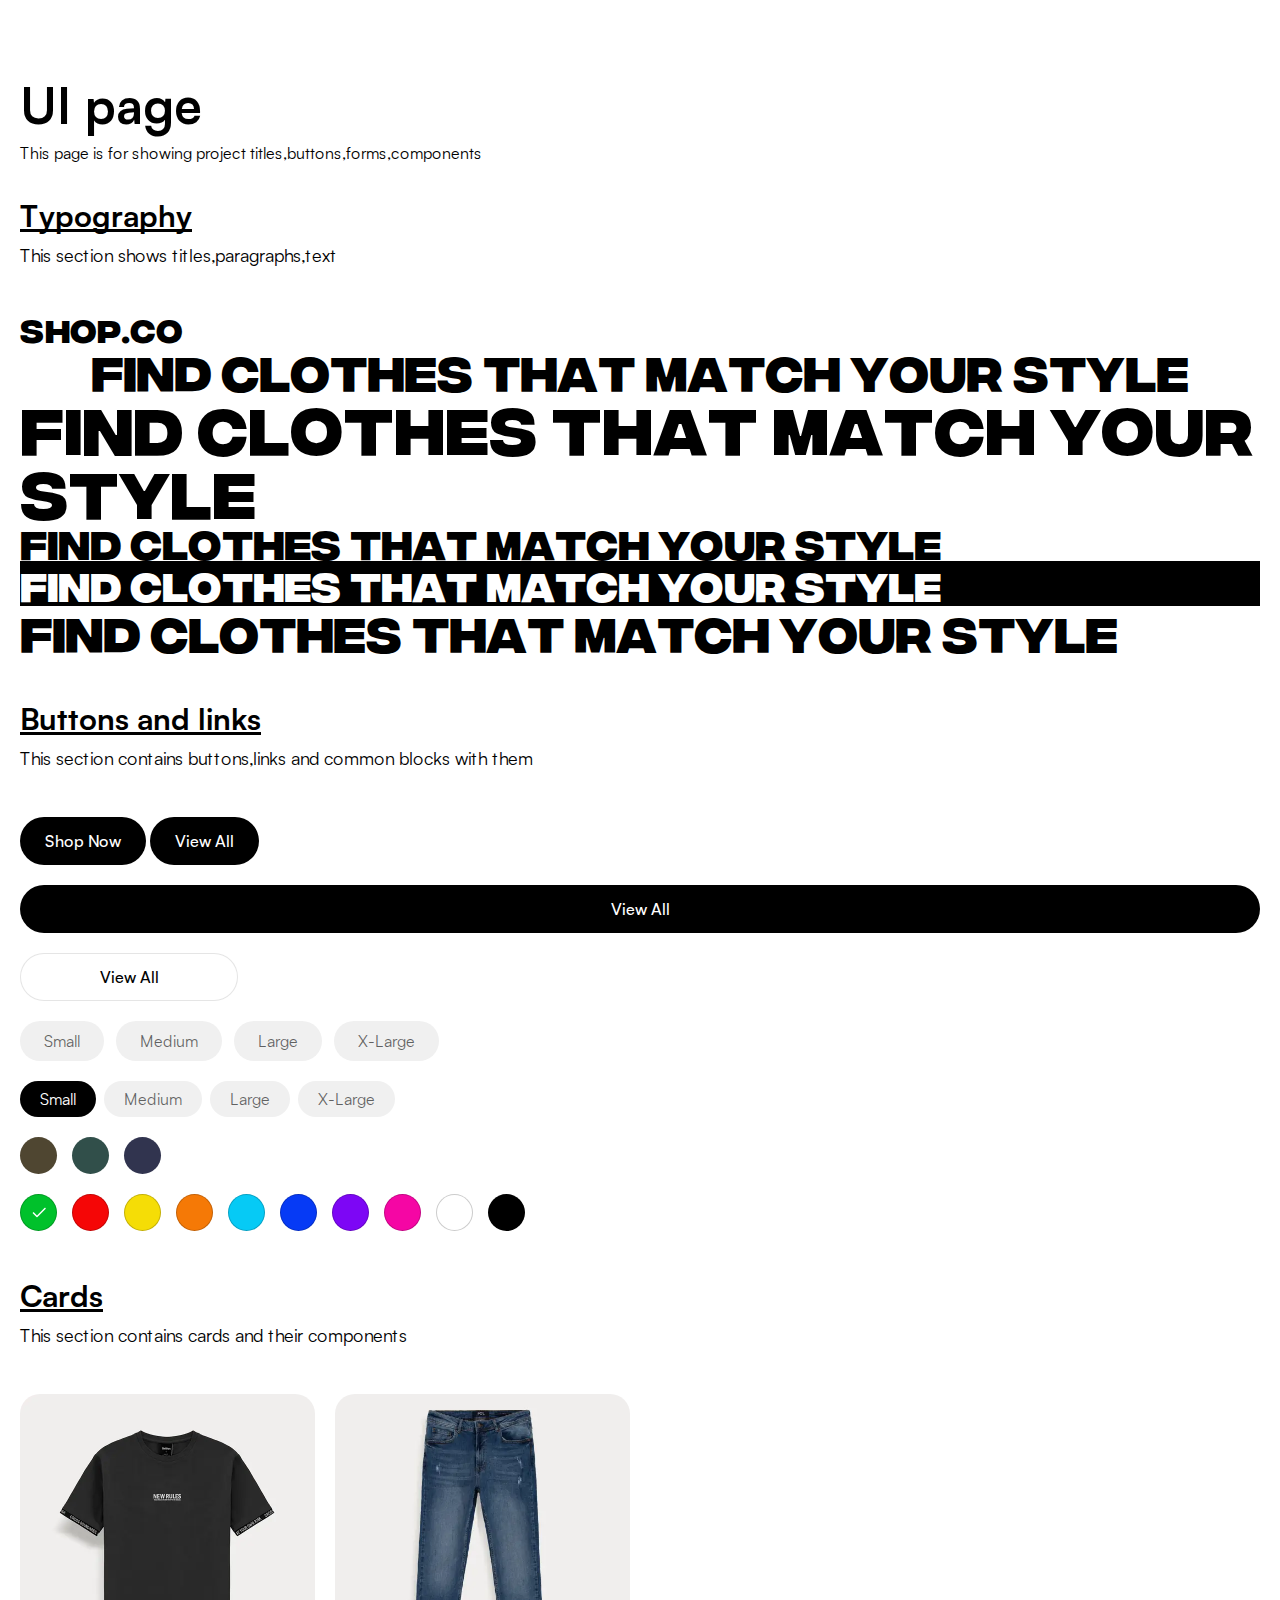
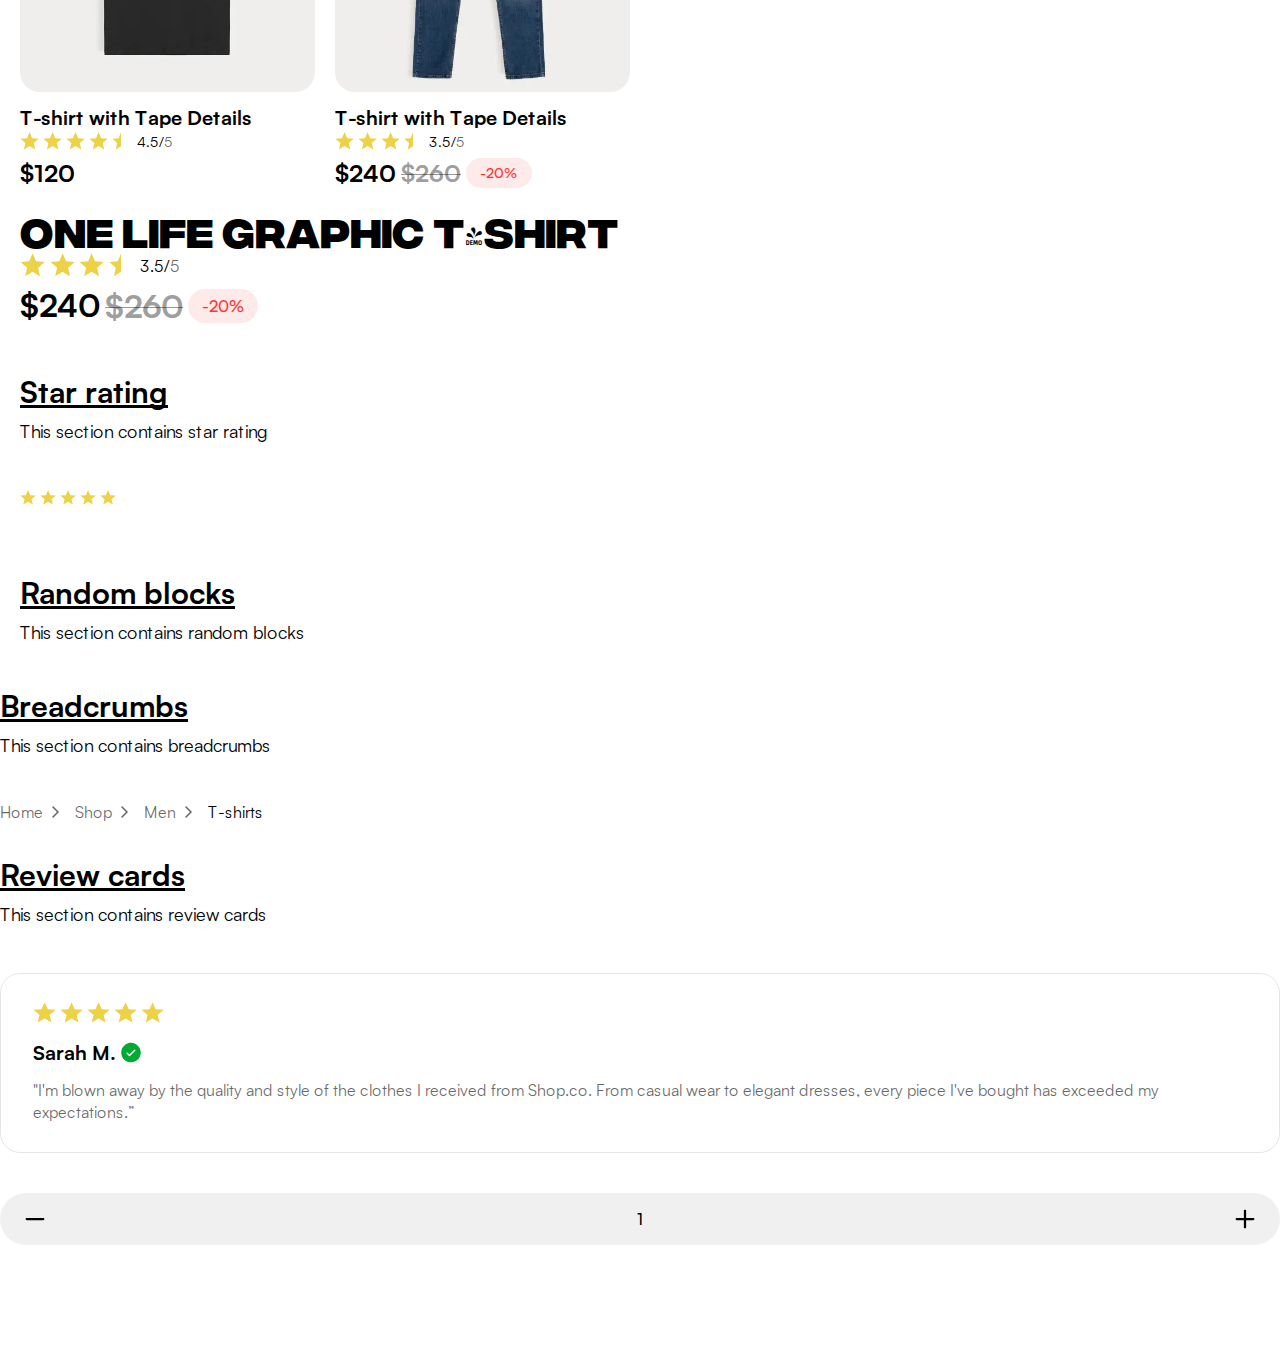
<file: UI.html>
<!DOCTYPE html>
<html lang="en">

<head>
	<title>UI</title>
	<meta charset="UTF-8">
	<meta name="format-detection" content="telephone=no">
	<!-- <style>body{opacity: 0;}</style> -->
	<link rel="stylesheet" href="css/style.min.css?_v=20250717145026">
	<link rel="shortcut icon" href="favicon.ico">
	<!-- <meta name="robots" content="noindex, nofollow"> -->
	<meta name="viewport" content="width=device-width, initial-scale=1.0">
</head>

<body>
	<div class="wrapper">
		<main class="common">
			<div class="common__container">
				<div class="common__heading">
					<h1 class="common__title">UI page</h1>
					<div class="common__heading-description description">
						<p>This page is for showing project titles,buttons,forms,components</p>
					</div>
				</div>
				<div class="common__block">
					<div class="common__block-heading">
						<h2 class="common__subtitle">Typography</h2>
						<div class="common__title-block-description description">
							<p>This section shows titles,paragraphs,text</p>
						</div>
					</div>
					<!-- TITLES========================================================================================= -->
					<div class="logo"><a href="#">SHOP.CO</a></div>
					<h2 class="title title--center">FIND CLOTHES THAT MATCH YOUR
						STYLE</h2>
					<h2 class="title title--big">FIND CLOTHES THAT MATCH YOUR
						STYLE</h2>
					<h2 class="title title--small">FIND CLOTHES THAT MATCH YOUR
						STYLE</h2>
					<h2 style="background-color: black;" class="title title--white">FIND CLOTHES THAT MATCH YOUR
						STYLE</h2>
					<h2 class="title">FIND CLOTHES THAT MATCH YOUR
						STYLE</h2>
				</div>

				<!-- BUTTONS==================================================================================================== -->

				<div class="common__block">
					<div class="common__block-heading">
						<h2 class="common__subtitle">Buttons and links</h2>
						<div class="common__title-block-description description">
							<p>This section contains buttons,links and common blocks with them</p>
						</div>
					</div>
					<div class="common__block-content">
						<a href="#" class="button">Shop Now</a>
						<button type="button" class="button">View All</button>
						<button type="button" class="button button--fw">View All</button>
						<button type="button" class="button button--white">View All</button>
						<div class="size-items">
							<label class="size-items__item">Small
								<input checked type="radio" value="small" class="size-items__input" name="product-size">
							</label>
							<label class="size-items__item">Medium
								<input type="radio" value="medium" class="size-items__input" name="product-size">
							</label>
							<label class="size-items__item">Large
								<input type="radio" value="large" class="size-items__input" name="product-size">
							</label>
							<label class="size-items__item">X-Large
								<input type="radio" value="x-large" class="size-items__input" name="product-size">
							</label>
						</div>
						<div class="size-items size-items--small">
							<label class="size-items__item">Small
								<input checked type="radio" value="small" class="size-items__input" name="product-size">
							</label>
							<label class="size-items__item">Medium
								<input type="radio" value="medium" class="size-items__input" name="product-size">
							</label>
							<label class="size-items__item">Large
								<input type="radio" value="large" class="size-items__input" name="product-size">
							</label>
							<label class="size-items__item">X-Large
								<input type="radio" value="x-large" class="size-items__input" name="product-size">
							</label>
						</div>
						<!-- COLOR FILTER========================================================================================= -->
						<div class="color-items">
							<label class="color-items__item  color-items__item--dark-1">
								<input checked type="radio" class="color-items__input" name="product-color" value="brown">
							</label>
							<label class="color-items__item color-items__item--dark-2">
								<input type="radio" class="color-items__input" name="product-color" value="green">
							</label>
							<label class="color-items__item color-items__item--dark-3">
								<input type="radio" class="color-items__input" name="product-color" value="purple">
							</label>
						</div>
						<div class="color-items color-items--border">
							<label class="color-items__item  color-items__item--green">
								<input checked type="radio" class="color-items__input" name="product-color">
							</label>
							<label class="color-items__item color-items__item--red">
								<input type="radio" class="color-items__input" name="product-color">
							</label>
							<label class="color-items__item color-items__item--yellow">
								<input type="radio" class="color-items__input" name="product-color">
							</label>
							<label class="color-items__item color-items__item--orange">
								<input type="radio" class="color-items__input" name="product-color">
							</label>
							<label class="color-items__item color-items__item--emerald">
								<input type="radio" class="color-items__input" name="product-color">
							</label>
							<label class="color-items__item color-items__item--blue">
								<input type="radio" class="color-items__input" name="product-color">
							</label>
							<label class="color-items__item color-items__item--purple">
								<input type="radio" class="color-items__input" name="product-color">
							</label>
							<label class="color-items__item color-items__item--pink">
								<input type="radio" class="color-items__input" name="product-color">
							</label>
							<label class="color-items__item color-items__item--white">
								<input type="radio" class="color-items__input" name="product-color">
							</label>
							<label class="color-items__item color-items__item--black">
								<input type="radio" class="color-items__input" name="product-color">
							</label>
						</div>
					</div>
				</div>

				<!--CARDS ===================================================================== -->
				<div class="common__block">
					<div class="common__block-heading">
						<h2 class="common__subtitle common__subtitle--font-weight">Cards</h2>
						<div class="common__title-block-description description">
							<p>This section contains cards and their components</p>
						</div>
					</div>
					<div class="common__block-content">
						<div class="items-product">
							<article class="item-product">
								<a href="product.html" class="item-product__picture-link">
									<img src="img/items/01.webp" class="item-product__image" alt="Image">
								</a>
								<div class="item-product__body body-item-product">
									<h4 class="body-item-product__title">
										<a href="product.html" class="body-item-product__link-title">T-shirt with Tape
											Details
										</a>
									</h4>
									<div class="body-item-product__rating-wrapper rating-wrapper">
										<div class="body-item-product__rating rating" data-rating data-rating-value="4.5">
										</div>
										<div class="body-item-product__rating-value rating-value">4.5/<span>5</span>
										</div>
									</div>
									<span class="body-item-product__price">$120</span>
								</div>
							</article>
							<article class="item-product">
								<a href="product.html" class="item-product__picture-link">
									<img src="img/items/02.webp" class="item-product__image" alt="Image"></a>
								<div class="item-product__body body-item-product">
									<h4 class="body-item-product__title">
										<a href="product.html" class="body-item-product__link-title">T-shirt with Tape
											Details</a>
									</h4>
									<div class="body-item-product__rating-wrapper rating-wrapper">
										<div class="body-item-product__rating rating" data-rating data-rating-value="3.5">
										</div>
										<div class="body-item-product__rating-value rating-value">3.5/<span>5</span>
										</div>
									</div>
									<div class="body-item-product__price-discount">
										<span class="body-item-product__price">$240</span>
										<span class="body-item-product__price-discounted">$260</span>
										<span class="body-item-product__percent-label">-20%</span>
									</div>
								</div>
							</article>
						</div>

						<!-- CARD BODY======================================================================================================================================================== -->

						<div class="item-product__body body-item-product body-item-product--align-content">
							<h4 class="body-item-product__title">
								One Life Graphic T-shirt
							</h4>
							<div class="body-item-product__rating-wrapper rating-wrapper">
								<div class="body-item-product__rating rating" data-rating data-rating-value="3.5">
								</div>
								<div class="body-item-product__rating-value rating-value">3.5/<span>5</span></div>
							</div>
							<div class="body-item-product__price-discount">
								<span class="body-item-product__price">$240</span>
								<span class="body-item-product__price-discounted">$260</span>
								<span class="body-item-product__percent-label">-20%</span>
							</div>
						</div>
					</div>
				</div>
				<!-- STAR RATINGS========================================================================================= -->
				<div class="common__block">
					<div class="common__block-heading">
						<h2 class="common__subtitle">Star rating</h2>
						<div class="common__title-block-description description">
							<p>This section contains star rating</p>
						</div>
					</div>
					<div class="common__block-content">
						<div class="rating" data-rating data-rating-value="5">
						</div>
					</div>
				</div>
				<div class="common__block-heading">
					<h2 class="common__subtitle">Random blocks</h2>
					<div class="common__title-block-description description">
						<p>This section contains random blocks</p>
					</div>
				</div>
				<div class="common__block-content">
				</div>
			</div>
			<!--BREADCRUMBS ===================================================================== -->
			<div class="common__block">
				<div class="common__block-heading">
					<h2 class="common__subtitle common__subtitle--font-weight">Breadcrumbs</h2>
					<div class="common__title-block-description description">
						<p>This section contains breadcrumbs</p>
					</div>
				</div>
				<div class="common__block-content">
					<div class="breadcrumbs">
						<ul class="breadcrumbs__list">
							<li class="breadcrumbs__item">
								<a href="#">Home</a>
							</li>
							<li class="breadcrumbs__item">
								<a href="#">Shop</a>
							</li>
							<li class="breadcrumbs__item">
								<a href="#">Men</a>
							</li>
							<li class="breadcrumbs__item">
								<span>T-shirts</span>
							</li>
						</ul>
					</div>
				</div>
			</div>
			<!--REVIEW CARDS ===================================================================== -->
			<div class="common__block">
				<div class="common__block-heading">
					<h2 class="common__subtitle common__subtitle--font-weight">Review cards</h2>
					<div class="common__title-block-description description">
						<p>This section contains review cards</p>
					</div>
				</div>
				<div class="common__block-content">
					<div class="review-card">
						<div class="review-card__rating rating" data-rating data-rating-value="5"></div>
						<div class="review-card__name">Sarah M.</div>
						<div class="review-card__text">
							<blockquote>"I'm blown away by the quality and style of the clothes I
								received
								from Shop.co. From casual wear to elegant dresses, every piece I've
								bought
								has exceeded my expectations.”
							</blockquote>
						</div>
					</div>
				</div>
			</div>
			<!-- QUANTITY================================================================================= -->
			<div data-quantity class="quantity">
				<button data-quantity-minus type="button" class="quantity__button quantity__button--minus">
				</button>
				<div class="quantity__input">
					<input data-quantity-value autocomplete="off" type="text" name="form[]" value="1">
				</div>
				<button data-quantity-plus type="button" class="quantity__button quantity__button--plus">
				</button>
			</div>
		</main>
	</div>
	<script src="js/app.min.js?_v=20250717145026"></script>
</body>
</file>
<file: css/style.min.css>
@font-face{font-family:Satoshi;font-display:swap;src:url(../fonts/Satoshi-Regular.woff2) format("woff2");font-weight:400;font-style:normal}@font-face{font-family:Integral CF;font-display:swap;src:url(../fonts/Integralcf-bold.woff2) format("woff2");font-weight:700;font-style:normal}@font-face{font-family:Satoshi;font-display:swap;src:url(../fonts/Satoshi-Medium.woff2) format("woff2");font-weight:500;font-style:normal}@font-face{font-family:Satoshi;font-display:swap;src:url(../fonts/Satoshi-Bold.woff2) format("woff2");font-weight:700;font-style:normal}*{padding:0;margin:0;border:0}*,*::after,*::before{box-sizing:border-box}*::after,*::before{display:inline-block}body,html{height:100%;min-width:320px}body{color:#000;line-height:1;font-family:Satoshi;font-size:1rem;-ms-text-size-adjust:100%;-moz-text-size-adjust:100%;-webkit-text-size-adjust:100%;-webkit-font-smoothing:antialiased;-moz-osx-font-smoothing:grayscale}button,input,textarea{font-family:Satoshi;font-size:inherit;line-height:inherit;color:inherit;background-color:rgba(0,0,0,0)}input,textarea{width:100%}label{display:inline-block}button,option,select{cursor:pointer}a{display:inline-block;color:inherit;text-decoration:none}ul li{list-style:none}img{vertical-align:top}h1,h2,h3,h4,h5,h6{font-weight:inherit;font-size:inherit}input[type=search]::-webkit-search-cancel-button{-webkit-appearance:none;appearance:none}body{background:#fff;color:#000}.lock body{overflow:hidden;touch-action:none;-ms-scroll-chaining:none;overscroll-behavior:none}.wrapper{min-height:100%;display:flex;flex-direction:column;overflow:hidden}@supports (overflow:clip){.wrapper{overflow:clip}}.wrapper>main{flex:1 1 auto}.wrapper>*{min-width:0}.header__container--after::after{display:none}[class*=__container]{max-width:79.375rem;margin:0 auto;padding:0 .9375rem}[class*="--gc"]{display:grid;min-width:0;grid-template-columns:.9375rem 1fr minmax(auto,77.5rem) 1fr .9375rem}[class*="--gc"]>*{min-width:0;grid-column:3/4}input[type=email],input[type=tel],input[type=text],textarea{-webkit-appearance:none;appearance:none}input[type=password]{font-size:1rem;letter-spacing:.125rem}.input{border-radius:3.875rem;caret-color:inherit}.input._form-focus{outline:1px solid gray}.input[placeholder]:not([data-placeholder-nohiden])::-webkit-input-placeholder{-webkit-transition:opacity .3s;transition:opacity .3s;color:rgba(0,0,0,.4);line-height:.8}.input[placeholder]:not([data-placeholder-nohiden]):-ms-input-placeholder{-ms-transition:opacity .3s;transition:opacity .3s;color:rgba(0,0,0,.4);line-height:.8}.input[placeholder]:not([data-placeholder-nohiden])::-ms-input-placeholder{-ms-transition:opacity .3s;transition:opacity .3s;color:rgba(0,0,0,.4);line-height:.8}.input[placeholder]:not([data-placeholder-nohiden])::placeholder{transition:opacity .3s;color:rgba(0,0,0,.4);line-height:.8}.input[placeholder]:not([data-placeholder-nohiden]):focus::-webkit-input-placeholder{opacity:0}.input[placeholder]:not([data-placeholder-nohiden]):focus:-ms-input-placeholder{opacity:0}.input[placeholder]:not([data-placeholder-nohiden]):focus::-ms-input-placeholder{opacity:0}.input[placeholder]:not([data-placeholder-nohiden]):focus::placeholder{opacity:0}textarea.input{resize:none;padding:0 0}.select{flex:0 0 7.5rem;min-width:0;position:relative}.select__body{position:relative}.select__title{color:inherit;text-align:left;border-radius:3.875rem;background-color:#f0f0f0;cursor:pointer;width:100%}.select__value{display:flex;min-width:0;align-items:center}.select__value>*{flex:1 1 auto}.select__value:after{content:"";align-self:stretch;flex:0 0 16px;height:1rem;transition:all .3s ease 0s;display:flex;justify-content:center;align-items:center;background:url(../img/icons/ap-down.svg) center/100% no-repeat}._select-open .select__value:after{-webkit-transform:rotate(-180deg);transform:rotate(-180deg)}.select__value._select-pseudo-label::before{content:attr(data-pseudo-label);opacity:.5}.select__content{flex:1 1 auto;text-overflow:ellipsis;white-space:nowrap;line-height:.8;transition:color .3s}.select__text{flex:1 1 auto;overflow:hidden;text-overflow:ellipsis;white-space:nowrap}.select__input{width:100%;background-color:rgba(0,0,0,0);height:100%}.select__options{color:#000;position:absolute;top:calc(100% - -.1375rem);border-radius:.625rem;min-width:100%;left:0;background-color:#f0f0f0;border-top:0;border:1px solid #d9d9d9;border-top:0;padding:10px 0 5px 0}.select__scroll{overflow-y:auto;overflow-x:hidden;max-height:12.5rem}.select__option{width:100%;text-align:left;cursor:pointer;padding:5px 10px;color:inherit;border-radius:8px}.select__option._select-selected{background-color:#eee}.select__row{display:inline-flex;align-items:center}.select--show-top .select__options{top:auto;bottom:calc(100% - .0625rem);border:1px solid #d9d9d9;border-bottom:0;border-radius:4px 4px 0 0;padding:5px 0 10px 0}._select-tag{cursor:pointer}.catalog .select{flex-shrink:0}.catalog .select__title{color:#000;font-weight:500;text-align:left;background-color:#fff}.catalog .select__value{padding:0}.catalog .select__value::after{align-self:center}.catalog .select__options{color:#000;position:absolute;top:calc(100% - -.625rem);border-radius:.625rem;min-width:100%;left:-.5rem;background-color:#fff}.rating{display:inline-block}.rating__items{display:inline-flex;align-items:flex-start;gap:.28125rem}.rating__item{flex:0 0 .96875rem;width:.96875rem;height:.96875rem;position:relative;background:url([data-uri]) 0 0/.96875rem no-repeat;transition:all .3s}.rating__item--active{background:url([data-uri]) 0 0/.96875rem no-repeat}.rating__item span{position:absolute;top:0;left:0;width:0%;height:.96875rem;background:url([data-uri]) 0 0/.96875rem no-repeat}.rating__input{width:100%;height:100%;opacity:0;display:block}[data-rating=set] .rating__input{cursor:pointer}.quantity{padding:.9375rem 1.25rem;display:flex;border-radius:3.875rem;background:#f0f0f0}.quantity__button{flex:0 0 1.875rem;position:relative;cursor:pointer}.quantity__button::after,.quantity__button::before{content:"";position:absolute;top:50%;left:50%;-webkit-transform:translate(-50%,-50%);transform:translate(-50%,-50%)}.quantity .quantity__button--plus::before{background:url(../img/icons/plus.svg) center/100% no-repeat}.quantity .quantity__button--minus::before{background:url(../img/icons/minus.svg) center/100% no-repeat}.quantity__input{flex:1 1 auto}.quantity__input input{height:100%;font-weight:500;width:100%;text-align:center}.cart-card__quantity{flex:0 1 7.875rem;padding:.75rem 1.25rem}.cart-card__quantity .quantity__button{flex:0 0 1.25rem;position:relative}.cart-card__quantity .quantity__button::after,.cart-card__quantity .quantity__button::before{content:"";position:absolute;top:50%;left:50%;-webkit-transform:translate(-50%,-50%);transform:translate(-50%,-50%)}.cart-card__quantity .quantity__input input{font-size:.875rem}.noUi-target,.noUi-target *{-webkit-touch-callout:none;-webkit-tap-highlight-color:transparent;-webkit-user-select:none;touch-action:none;-ms-user-select:none;user-select:none;box-sizing:border-box}.noUi-target{position:relative}.noUi-base,.noUi-connects{width:100%;height:100%;position:relative;z-index:1}.noUi-connects{overflow:hidden;z-index:0}.noUi-connect,.noUi-origin{will-change:transform;position:absolute;z-index:1;top:0;right:0;height:100%;width:100%;-ms-transform-origin:0 0;-webkit-transform-origin:0 0;-webkit-transform-style:preserve-3d;transform-origin:0 0;-webkit-transform-style:flat;transform-style:flat}.noUi-txt-dir-rtl.noUi-horizontal .noUi-origin{left:0;right:auto}.noUi-vertical .noUi-origin{top:-100%;width:0}.noUi-horizontal .noUi-origin{height:0}.noUi-handle{-webkit-backface-visibility:hidden;backface-visibility:hidden;position:absolute}.noUi-touch-area{height:100%;width:100%}.noUi-state-tap .noUi-connect,.noUi-state-tap .noUi-origin{transition:-webkit-transform .3s;transition:transform .3s;transition:transform .3s,-webkit-transform .3s}.noUi-state-drag *{cursor:inherit!important}.noUi-horizontal{height:6px}.noUi-horizontal .noUi-handle{width:20px;height:20px;right:-10px;top:0;-webkit-transform:translate(0,-35%);transform:translate(0,-35%)}.noUi-vertical{width:18px}.noUi-vertical .noUi-handle{width:28px;height:34px;right:-6px;bottom:-17px}.noUi-txt-dir-rtl.noUi-horizontal .noUi-handle{left:-17px;right:auto}.noUi-target{background:rgba(0,0,0,.1);border-radius:6px}.noUi-connects{border-radius:6px}.noUi-connect{background:#000}.noUi-draggable{cursor:ew-resize}.noUi-vertical .noUi-draggable{cursor:ns-resize}.noUi-handle{border-radius:50%;background:#000;cursor:pointer}.noUi-vertical .noUi-handle:after,.noUi-vertical .noUi-handle:before{width:14px;height:1px;left:6px;top:14px}.noUi-vertical .noUi-handle:after{top:17px}[disabled] .noUi-connect{background:#b8b8b8}[disabled] .noUi-handle,[disabled].noUi-handle,[disabled].noUi-target{cursor:not-allowed}.noUi-pips,.noUi-pips *{box-sizing:border-box}.noUi-pips{position:absolute;color:#999}.noUi-value{position:absolute;white-space:nowrap;text-align:center}.noUi-value-sub{color:#ccc;font-size:10px}.noUi-marker{position:absolute;background:#ccc}.noUi-marker-sub{background:#aaa}.noUi-marker-large{background:#aaa}.noUi-pips-horizontal{padding:10px 0;height:80px;top:100%;left:0;width:100%}.noUi-value-horizontal{-webkit-transform:translate(-50%,50%);transform:translate(-50%,50%)}.noUi-rtl .noUi-value-horizontal{-webkit-transform:translate(50%,50%);transform:translate(50%,50%)}.noUi-marker-horizontal.noUi-marker{margin-left:-1px;width:2px;height:5px}.noUi-marker-horizontal.noUi-marker-sub{height:10px}.noUi-marker-horizontal.noUi-marker-large{height:15px}.noUi-pips-vertical{padding:0 10px;height:100%;top:0;left:100%}.noUi-value-vertical{-webkit-transform:translate(0,-50%);transform:translate(0,-50%);padding-left:25px}.noUi-rtl .noUi-value-vertical{-webkit-transform:translate(0,50%);transform:translate(0,50%)}.noUi-marker-vertical.noUi-marker{width:5px;height:2px;margin-top:-1px}.noUi-marker-vertical.noUi-marker-sub{width:10px}.noUi-marker-vertical.noUi-marker-large{width:15px}.noUi-tooltip{display:block;position:absolute;background:rgba(0,0,0,0);font-size:14px;font-weight:500;color:#000;padding:5px;text-align:center;white-space:nowrap}.noUi-horizontal .noUi-tooltip{-webkit-transform:translate(-50%,0);transform:translate(-50%,0);left:50%;top:120%}.noUi-vertical .noUi-tooltip{-webkit-transform:translate(0,-50%);transform:translate(0,-50%);top:50%;right:120%}.noUi-horizontal .noUi-origin>.noUi-tooltip{-webkit-transform:translate(50%,0);transform:translate(50%,0);left:auto;top:15px}.noUi-vertical .noUi-origin>.noUi-tooltip{-webkit-transform:translate(0,-18px);transform:translate(0,-18px);top:auto;right:28px}.menu__list{display:flex;flex-wrap:wrap;align-items:center;row-gap:.9375rem}.menu__item{flex-shrink:0}.menu .spollers__title,.menu__link{line-height:normal;transition:color .3s}.icon-menu{display:none}body::after{content:"";background-color:rgba(0,0,0,.2);position:fixed;width:100%;height:100%;top:0;left:0;opacity:0;transition:opacity .8s ease 0s;pointer-events:none;z-index:149}.popup-show body::after{opacity:1}.popup{position:fixed;top:1.875rem;left:0;bottom:0;right:0;padding:1.875rem .625rem;transition:visibility .8s ease 0s;visibility:hidden;pointer-events:none}.popup_show{z-index:150;visibility:visible;overflow:auto;pointer-events:auto}.popup_show .popup__content{visibility:visible;-webkit-transform:scale(1);transform:scale(1)}.popup__wrapper{display:flex;flex-direction:column;align-items:center;min-height:100%;flex:1 1 auto;width:100%;display:flex;justify-content:center;align-items:center}.popup__content{visibility:hidden;-webkit-transform:scale(0);transform:scale(0);transition:-webkit-transform .2s ease-in-out;transition:transform .2s ease-in-out;transition:transform .2s ease-in-out,-webkit-transform .2s ease-in-out;flex:1 1 auto;max-width:30.375rem;width:100%}.lock .popup__content{visibility:visible}.sign-in,.sign-up{border-radius:1.25rem;height:100%;width:100%;position:relative;background-color:#000}.sign-in__close-icon,.sign-up__close-icon{position:absolute;width:1.5rem;height:1.5rem;top:1.5rem;right:1.5rem}.sign-in__close-icon::before,.sign-up__close-icon::before{content:"";position:absolute;top:0;left:0;width:100%;height:100%;background:url(../img/icons/close.svg) 0 0/100% no-repeat;-webkit-transform:scale(1);transform:scale(1);transition:-webkit-transform .3s;transition:transform .3s;transition:transform .3s,-webkit-transform .3s}.sign-in__title-block,.sign-up__title-block{text-align:center}.sign-in__title-block:not(:last-child),.sign-up__title-block:not(:last-child){margin-bottom:1.5rem}.sign-in__title,.sign-up__title{color:#fff;font-family:"Integral CF";font-weight:700;line-height:1.13}.sign-in__title:not(:last-child),.sign-up__title:not(:last-child){margin-bottom:1.5rem}.sign-in__form,.sign-up__form{display:flex;flex-direction:column}.sign-in__form>*:not(:last-child),.sign-up__form>*:not(:last-child){margin-bottom:1.5rem}.sign-in__form:not(:last-child),.sign-up__form:not(:last-child){margin-bottom:1.5rem}.sign-in__input-wrapper,.sign-up__input-wrapper{position:relative}.sign-in__label,.sign-up__label{margin-bottom:.5rem;color:#fff}.sign-in__input-wrapper--margin-bottom,.sign-up__input-wrapper--margin-bottom{margin-bottom:2.1875rem}.sign-in__confirm-password-input,.sign-in__password-input,.sign-up__confirm-password-input,.sign-up__password-input{padding-right:2.5rem}.sign-in__show-confirm-password-button,.sign-in__show-password-button,.sign-up__show-confirm-password-button,.sign-up__show-password-button{position:absolute;top:50%;-webkit-transform:translateY(-50%);transform:translateY(-50%);width:1.25rem;height:1.25rem;cursor:pointer;background:0 0;border:none;outline:0}.sign-in__show-confirm-password-button::before,.sign-in__show-password-button::before,.sign-up__show-confirm-password-button::before,.sign-up__show-password-button::before{content:"";display:block;width:100%;height:100%;background:url(../img/icons/eye-closed.svg) 0 0/contain no-repeat}.sign-in__form-buttons,.sign-up__form-buttons{display:flex;flex-wrap:wrap;align-items:center;justify-content:center;gap:.9375rem}.sign-in__button.button--white,.sign-up__button.button--white{align-self:center;border:.0625rem solid transparent}.sign-in__sign-in-button,.sign-in__sign-up-button,.sign-up__sign-in-button,.sign-up__sign-up-button{flex:0 0 auto;color:#fff;text-decoration:underline;text-underline-offset:3px;-webkit-text-decoration-skip-ink:none;text-decoration-skip-ink:none;text-decoration-color:transparent;transition:text-decoration-color .3s}.sign-in__sign-in-button:hover,.sign-in__sign-up-button:hover,.sign-up__sign-in-button:hover,.sign-up__sign-up-button:hover{text-decoration-color:initial}.popup-input{padding:.8125rem .9375rem;background-color:#fff}.show-password::before{background:url(../img/icons/eye-open.svg) 0 0/contain no-repeat}.password-mismatch{border:.125rem solid red}.match-message{color:red;font-size:.875rem;position:absolute;left:.9375rem;bottom:-1.125rem;display:none;white-space:nowrap;z-index:2}.popup--filters{top:0;padding-left:0;padding-right:0}.filters-popup-close-icon{top:1.625rem;right:1.625rem;width:1.5rem;height:1.5rem;position:absolute;z-index:10}.filters-popup-close-icon::before{content:"";width:100%;height:100%;background:url(../img/icons/close-gray.svg) 0 0/100% no-repeat;z-index:10;transition:background .3s}.spollers__title--popup{margin-bottom:1.5rem}.spollers{display:grid;gap:.9375rem}.spollers__item{position:relative;text-align:center}.spollers__title{padding-right:1.4375rem;cursor:default;position:relative;list-style:none}.spollers__title::-webkit-details-marker,.spollers__title::marker{display:none}._spoller-init .spollers__title{cursor:pointer}._spoller-init .spollers__title::before{content:"";position:absolute;top:50%;right:.25rem;-webkit-transform:translate(0,-43%);transform:translate(0,-43%);width:.875rem;height:.875rem;background:url(../img/icons/ap-down.svg) 0 0/100% no-repeat;transition:all .3s}._spoller-init .spollers__title._spoller-active::before{-webkit-transform:translate(0,-50%) rotate(180deg);transform:translate(0,-50%) rotate(180deg)}.spollers__body{background-color:#fff;position:absolute;top:2.875rem;padding:1.25rem;border-radius:.3125rem;border:.0625rem solid #eee;box-shadow:0 0 3px 0 rgba(0,0,0,.75);display:grid;grid-template-columns:repeat(2,15.625rem);gap:.9375rem;z-index:1}.spollers__body-text{padding:.3125rem;border-radius:.3125rem;transition:background-color .3s}.spollers__body-text h2{color:#000}.spollers__body-text h2:not(:last-child){margin-bottom:.3125rem}.spollers__body-text p{color:rgba(0,0,0,.6)}.filters,.filters-popup{background-color:#fff;padding:1.5rem;padding-bottom:0;border-radius:1.25rem;border:.0625rem solid rgba(0,0,0,.1)}.filters-popup__spollers .spollers__body,.filters__spollers .spollers__body{position:static;border:none;box-shadow:none;padding:0;grid-template-columns:1fr}.filters .spollers__item,.filters-popup .spollers__item{text-align:left}.filters-popup__form,.filters__form{border-top:.0625rem solid rgba(0,0,0,.1);display:grid}.filters-popup__section,.filters__section{padding:1.5rem 0}.filters-popup__section:not(:last-of-type),.filters__section:not(:last-of-type){border-bottom:.0625rem solid rgba(0,0,0,.1)}.filters.filters--active{display:block}.filters-popup>.filters-popup__spollers>.spollers__item>.spollers__body,.filters>.filters__spollers>.spollers__item>.spollers__body{margin-bottom:1.5rem}.filters>.filters__spollers>.spollers__item>.spollers__title{display:flex;align-items:center;justify-content:space-between;padding-right:0!important}.filters>.filters__spollers>.spollers__item>.spollers__title::before{display:none}.filters>.filters__spollers>.spollers__item>.spollers__title::after{display:flex;align-items:center;justify-content:center;content:"";width:1.5rem;height:1.5rem;background:url(../img/icons/filter-gray.svg) 0 0/100% no-repeat;transition:background-image .3s}.filter>.filter__spollers>.spollers__item>.spollers__title,.filters-popup>.filters-popup__spollers>.spollers__item>.spollers__title,.filters>.filters__spollers>.spollers__item>.spollers__title{font-size:1.25rem;font-weight:700;line-height:normal;transition:color .3s}.filter__menu-list{display:grid;row-gap:1.25rem}.filter__item-link{display:flex;align-items:center;justify-content:space-between;color:rgba(0,0,0,.6);line-height:normal;transition:color .3s}.filter__item-link::after{content:"";width:16px;height:16px;background:url(../img/icons/ap-right-gray.svg) 0 0/100% no-repeat;transition:background-image .3s}.tabs__navigation{display:flex;min-height:3rem;border-bottom:.0625rem solid rgba(0,0,0,.1);overflow-y:auto}.tabs__title{flex:1 0 auto;padding:1.5rem .9375rem;color:rgba(0,0,0,.6);line-height:1.1;transition:color .3s}.tabs__title._tab-active{border-bottom:.0625rem solid #000;color:#000;font-weight:500}.ibg{width:100%;height:100%;-o-object-fit:cover;object-fit:cover}.ibg--top{-o-object-position:top;object-position:top}.ibg--bottom{-o-object-position:bottom;object-position:bottom}.ibg--left{-o-object-position:left;object-position:left}.ibg--right{-o-object-position:right;object-position:right}.ibg--contain{-o-object-fit:contain;object-fit:contain}.common{background-color:#fff;padding-bottom:6.25rem}.common__container{margin-top:5rem}.common__container>*{margin-bottom:3.125rem}.common__heading{margin-bottom:2.5rem}.common__heading>*{margin-bottom:.9375rem}.common__block-content{margin-bottom:2.5rem}.common__block-content>*{margin-bottom:1.25rem}.common__block-heading{margin-bottom:3.125rem}.common__title{font-weight:700;font-size:3.125rem}.common__subtitle{font-size:1.875rem;font-weight:700;text-decoration:underline;-webkit-text-decoration-skip-ink:none;text-decoration-skip-ink:none}.common__subtitle:not(:last-child){margin-bottom:.9375rem}.common__subtitle--font-weight{font-weight:800}.common__title-block-description p{font-size:1.125rem}.logo a{color:#000;font-family:"Integral CF";font-weight:700;line-height:.9}.title{font-family:Integral CF;text-transform:uppercase;font-weight:700}.title--center{text-align:center}.title--white{color:#fff;line-height:1.12}.button{text-align:center;border-radius:3.875rem;border:.0625rem solid transparent;padding:.75rem 1.5rem;background-color:#000;line-height:normal;color:#fff;font-weight:500;transition:all .3s}.button--fw{width:100%}.button--white{min-width:13.625rem;background-color:#fff;color:#000;border:.0625rem solid rgba(0,0,0,.1)}.button--white-big{min-width:14.375rem}.size-items{display:flex;align-items:center;flex-wrap:wrap;gap:.75rem}.size-items__item{position:relative;cursor:pointer;padding:.75rem 1.5rem;border-radius:3.875rem;overflow:hidden;background-color:#f0f0f0;color:rgba(0,0,0,.6);transition:all .3s}.size-items__input{position:absolute;width:0;height:0;opacity:0}.size-items--small{gap:.5rem}.size-items--small>*{padding:.625rem 1.25rem}.size-items__item:has(input:focus-visible){outline:.125rem solid #000}.size-items__item:has(input:checked){background-color:#000;color:#fff}.color-items{display:flex;align-items:center;flex-wrap:wrap}.color-items__item{position:relative;flex:0 0 2.3125rem;height:2.3125rem;border-radius:50%;display:flex;align-items:center;justify-content:center}.color-items__item::before{content:"";width:1rem;height:1rem;background:url(../img/icons/tick-filter.svg) center/100% no-repeat;opacity:0}.color-items__item:has(input:checked)::before{opacity:1}.color-items__item--dark-1{background-color:#4f4631}.color-items__item--dark-2{background-color:#314f4a}.color-items__item--dark-3{background-color:#31344f}.color-items__item--green{background-color:#00c12b}.color-items__item--red{background-color:#f50606}.color-items__item--yellow{background-color:#f5dd06}.color-items__item--orange{background-color:#f57906}.color-items__item--emerald{background-color:#06caf5}.color-items__item--blue{background-color:#063af5}.color-items__item--purple{background-color:#7d06f5}.color-items__item--pink{background-color:#f506a4}.color-items__item--white{background-color:#fff}.color-items__item--white::before{content:"";width:1rem;height:1rem;background:url(../img/icons/tick-filter-black.svg) center/100% no-repeat;opacity:0}.color-items__item--black{background-color:#000}.color-items__input{position:absolute;opacity:0;width:100%;height:100%;cursor:pointer;z-index:2}.color-items--border>*{border:.03125rem solid rgba(0,0,0,.2)}.items-product{display:grid;grid-template-columns:repeat(4,1fr)}.items-product--wrap-width{grid-template-columns:repeat(3,1fr)}.item-product{display:grid;gap:1rem;grid-template-rows:auto 1fr}.item-product__picture-link{aspect-ratio:295/298;overflow:hidden;border-radius:1.25rem}.item-product__image{width:100%;height:100%;-o-object-fit:cover;object-fit:cover;transition:-webkit-transform .3s;transition:transform .3s;transition:transform .3s,-webkit-transform .3s}.body-item-product{display:grid;grid-template-rows:1fr auto auto;gap:.28125rem}.body-item-product__title{min-width:0}.body-item-product__link-title{font-weight:700;white-space:nowrap;text-overflow:ellipsis;overflow:hidden;display:block;transition:color .3s}.body-item-product__rating-value{color:#000;line-height:normal}.body-item-product__rating-value span{color:rgba(0,0,0,.6)}.body-item-product__price-discount{display:flex;align-items:center;gap:.3125rem}.body-item-product__price{font-weight:700;line-height:normal}.body-item-product__price-discounted{color:rgba(0,0,0,.4);font-weight:700;-webkit-text-decoration:.0625rem rgba(0,0,0,.4) line-through;text-decoration:.0625rem rgba(0,0,0,.4) line-through}.body-item-product__percent-label{padding:.375rem .875rem;border-radius:3.875rem;background:rgba(255,51,51,.1);display:flex;justify-content:center;align-items:center;color:#f33;font-weight:500;line-height:normal}.body-item-product .rating__item,.body-item-product .rating__item span{flex:0 0 1.15625rem;width:1.15625rem;height:1.15625rem}.body-item-product .rating__item span,.body-item-product .rating__item--active{background:url([data-uri]) 0 0/1.15625rem no-repeat}.body-item-product--align-content{align-content:center}.body-item-product--align-content .body-item-product__title{font-family:"Integral CF";font-weight:700}.body-item-product--align-content .body-item-product__rating-value{color:#000;line-height:normal}.body-item-product--align-content .body-item-product__rating-value span{color:rgba(0,0,0,.6);line-height:normal}.body-item-product--align-content .rating__item,.body-item-product--align-content .rating__item span{flex:0 0 1.5625rem;width:1.5625rem;height:1.5625rem}.body-item-product--align-content .rating__item span,.body-item-product--align-content .rating__item--active{background:url([data-uri]) 0 0/1.5625rem no-repeat}.rating-wrapper{display:flex;align-items:center;gap:.375rem;line-height:.9}.rating-value{font-size:.875rem}.rating-value span{color:rgba(0,0,0,.6)}.subscription{padding:2.903226% 5.16129%;border-radius:1.25rem;overflow:hidden;background:#000;display:flex;align-items:center;-webkit-column-gap:.9375rem;-moz-column-gap:.9375rem;column-gap:.9375rem;justify-content:space-between}.subscription__title{font-style:normal;flex:0 1 35.25rem;max-width:35.25rem}.subscription__form{flex:0 1 21.875rem}.subscription__input{padding:.75rem 1rem .75rem 3.25rem;background:#fff url(../img/icons/email.svg) no-repeat 1rem .75rem/1.5rem 1.5rem}.subscription__input:not(:last-child){margin-bottom:.875rem}.subscription__button{width:100%;padding:.75rem 1rem;color:#000;line-height:normal}.breadcrumbs__list{display:flex;align-items:center}.breadcrumbs__item{display:flex;align-items:center;gap:.25rem}.breadcrumbs__item:not(:last-child)::after{content:"";background:url(../img/icons/ap-right-black.svg) 0 0/100% no-repeat;align-self:flex-end}.breadcrumbs__item a{color:rgba(0,0,0,.6);transition:color .3s}.review-card{display:flex;flex-direction:column;align-items:flex-start;gap:.8125rem;border-radius:1.25rem;border:.0625rem solid rgba(0,0,0,.1);padding:1.75rem 2rem}.review-card__name{font-weight:700;line-height:1.4;min-height:1.5rem;display:flex;gap:.25rem;align-items:center;flex-shrink:0}.review-card__name::after{content:"";flex:0 0 1.5rem;width:100%;width:1.5rem;height:1.5rem;display:flex;align-self:flex-start;justify-content:center;background:url(../img/icons/tick.svg) 0 .0625rem/1.5rem no-repeat}.review-card__text blockquote{color:rgba(0,0,0,.6);line-height:1.37}.review-card__text blockquote:not(:last-child){margin-bottom:.9375rem}.rating__item span,.review-card__rating .rating__item{flex:0 0 1.40625rem;width:1.40625rem;height:1.40625rem}.rating__item span,.review-card__rating .rating__item--active{background:url([data-uri]) 0 0/1.40625rem no-repeat}.upper-header{position:relative;z-index:51;background:#000;min-height:1.25rem}.upper-header__text-buttons{padding:.5625rem 0;display:flex;flex-wrap:wrap;gap:.9375rem;align-items:center;line-height:normal;color:#fff}.upper-header__text-button{text-align:center;flex:1 1 auto;min-height:1.25rem}.upper-header__sign-up-button{font-weight:500;text-decoration:underline;text-underline-offset:3px;-webkit-text-decoration-skip-ink:none;text-decoration-skip-ink:none;text-decoration-color:initial;transition:text-decoration-color .3s}.upper-header__sign-up-button:hover{text-decoration-color:transparent}.upper-header__close-button{width:1.25rem;height:1.25rem;transition:-webkit-transform .2s;transition:transform .2s;transition:transform .2s,-webkit-transform .2s}.upper-header .icon{display:block;width:100%;height:100%}.header{position:sticky;top:0;left:0;width:100%;background-color:#fff;z-index:50}.header__container{position:relative;padding:1.5rem .9375rem;display:flex;align-items:center}.header__container::after{content:"";position:absolute;left:.9375rem;bottom:0;width:77.5rem;height:.0625rem;background-color:rgba(0,0,0,.1)}.header__action-buttons{display:flex;align-items:center;gap:.875rem}.header__action-buttons>*{display:flex;align-items:center;justify-content:center}.header__cart-link{position:relative}.header__cart-link-counter{position:absolute;top:-.8125rem;right:-.625rem;padding:.1875rem .3125rem;background-color:#000;display:inline-flex;align-items:center;justify-content:center;min-height:.9375rem;min-width:.9375rem;border-radius:50%;color:#f0f0f0}.header__cart-icon,.header__sign-in-button-icon{width:1.5rem;height:1.5rem}.header__cart-icon .icon,.header__sign-in-button-icon .icon{display:block;width:100%;height:100%;will-change:transform;transition:-webkit-transform .3s;transition:transform .3s;transition:transform .3s,-webkit-transform .3s}.header__cart-link .header__cart-link-counter{display:none}.search-form{position:relative;flex:1 1 auto;border-radius:3.875rem;background:#f0f0f0;max-width:35.625rem}.search-form__input{display:block;padding-right:.625rem;width:100%}.search-form__button{display:flex;align-items:center;justify-content:center;position:absolute;top:50%;-webkit-transform:translate(0,-50%);transform:translate(0,-50%)}.search-form__button .icon{color:rgba(0,0,0,.4);fill:currentColor;display:block;width:100%;height:100%;transition:color .3s,fill .3s}.footer{background-color:#f0f0f0}.footer__body{display:flex;align-items:flex-start}.footer__logo-text-social{flex:0 1 15.5rem}.footer__text{color:rgba(0,0,0,.6);font-size:.875rem;line-height:1.57}.footer__text p:not(:last-child){margin-bottom:.9375rem}.footer__social{display:flex;align-items:center;gap:.75rem}.footer__social-icon{flex:0 0 1.875rem;width:1.875rem;height:1.875rem}.footer__social-icon .icon{transition:-webkit-filter .3s;transition:filter .3s;transition:filter .3s,-webkit-filter .3s;width:100%;height:100%}.footer__columns{flex-grow:1;display:flex;align-items:flex-start;justify-content:space-between}.footer__column{flex-shrink:0}.footer__column-title{font-weight:500;line-height:1.12;letter-spacing:.1875rem;text-transform:uppercase}.footer__column-list li a{color:rgba(0,0,0,.6);line-height:1.2;transition:color .3s}.footer__copyright-payment{border-top:.0625rem solid rgba(0,0,0,.1);display:flex;flex-wrap:wrap;align-items:center;justify-content:center;gap:1rem}.footer__copyright{flex:1 0 auto}.footer__payment-list{display:flex;align-items:center;gap:.75rem}.footer__payment-items{flex:0 0 2.875rem}.footer__payment-icon{display:flex;align-items:center;justify-content:center;border-radius:.33125rem;width:2.875rem;height:1.875rem;padding:.375rem .5rem;background-color:#fff}.footer__payment-icon img{width:100%;height:100%;-o-object-fit:contain;object-fit:contain}.find{background-color:#f2f0f1}.find__content{display:grid;grid-template-columns:52.5% 47.580645%;gap:2.5rem}.find__body{display:flex;flex-direction:column}.find__body-title-text-button{flex-grow:1;display:grid;align-content:center;justify-items:start;align-items:center;max-width:36.0625rem}.find__body-text{max-width:34.0625rem}.find__body-text p{color:rgba(0,0,0,.6);line-height:1.37}.find__body-text p:not(:last-child){margin-bottom:.9375rem}.find__body-counters{display:flex;align-items:center;flex-wrap:wrap;row-gap:.9375rem}.find__body-counter-wrapper{position:relative}.find__body-counter-wrapper:not(:last-child)::after{content:"";position:absolute;top:0;width:.0625rem;height:100%;background-color:rgba(0,0,0,.1)}.find__body-counter-wrapper.wrapped-last::after{content:"";display:none}.find__body-counter,.find__body-counter-plus{color:#000;font-weight:700}.find__body-counter-object{color:rgba(0,0,0,.6);line-height:1.37;white-space:nowrap}.find__body-counter-plus{display:flex;align-items:center;line-height:normal}.find__content-image{position:relative;height:100%;aspect-ratio:615/663;-webkit-transform:translate(-3.125rem,0);transform:translate(-3.125rem,0)}.find__content-image img{width:100%;height:100%;-o-object-fit:cover;object-fit:cover}.find__content-image .find__svg-star{position:absolute;right:0}.find__content-image .find__svg-star-small{position:absolute;top:50%;left:1%}.find__brands{background-color:#000;padding:2.625rem 0}.find__brands-container{max-width:79.375rem;margin:0 auto;display:flex;align-items:center;justify-content:space-between;row-gap:1.25rem}.find__brands-icon{flex:0 1 10.375rem}.find__brands-icon .icon{color:#fff;width:100%;height:100%}.find__brands-icon--width{flex:0 1 13rem}.find__brands-icon--width .icon{color:#fff;width:100%;height:100%}.find__brands-icon--width-min{flex:0 1 auto}.find__brands-icon--width-min .icon{color:#fff;width:100%;height:100%}.arrivals__button-wrapper{display:flex;align-items:center;justify-content:center}.style__content{border-radius:2.5rem;overflow:hidden;background:#f0f0f0;padding:5.691057% 5.284553%}.style__link-cards{display:flex;flex-wrap:wrap;justify-content:space-between}.style__link-card{flex:0 1 36.870504%;max-width:25.625rem;aspect-ratio:410/289;position:relative;border-radius:1.25rem;overflow:hidden}.style__link-card img{width:100%;height:100%;-o-object-fit:cover;object-fit:cover;-o-object-position:left;object-position:left;transition:-webkit-transform .3s;transition:transform .3s;transition:transform .3s,-webkit-transform .3s}.style__link-card .style__link-card-title{transition:color .3s}.style__link-card--big{flex:0 1 61.510791%;max-width:42.75rem;aspect-ratio:684/289}.style__link-card--big img{width:100%;height:100%;-o-object-fit:cover;object-fit:cover;-o-object-position:left;object-position:left}.style__link-card-title{position:absolute;top:6.142506%;left:8.599509%;font-weight:700;line-height:normal}.customers__title-arrows{display:flex;align-items:flex-end;gap:1.875rem}.customers__title{flex-grow:1}.customers__slide-buttons{display:flex;flex:0 0 auto;align-items:center;gap:1rem}.customers__slide-button-next,.customers__slide-button-prev{display:flex;align-items:center;justify-content:center;flex:0 0 1.5rem;width:1.5rem;height:1.5rem}.customers__slide-button-icon{box-sizing:content-box;border-radius:.75rem;border:.0625rem solid transparent;padding:.5rem;flex:0 0 100%;width:100%;height:100%;transition:border .3s}.customers__slide-button-icon .icon{display:block;width:100%;height:100%}.customers .customers__slider.swiper{overflow:visible}.customers__slider{position:relative}.customers__slider:not(:last-child){margin-bottom:1.25rem}.customers__slider::after,.customers__slider::before{content:"";position:absolute;top:0;height:100%;width:100%;backdrop-filter:blur(2px);z-index:10}.customers__slider::before{-webkit-mask:radial-gradient(ellipse at center,#000 100%,transparent 100%),linear-gradient(to right,transparent 0,#000 90%,#000 98%,transparent 100%);mask:radial-gradient(ellipse at center,#000 100%,transparent 100%),linear-gradient(to right,transparent 0,#000 90%,#000 98%,transparent 100%);-webkit-mask-composite:source-in,xor;mask-composite:intersect;left:-100%}.customers__slider::after{-webkit-mask:radial-gradient(ellipse at center,#000 100%,transparent 100%),linear-gradient(to left,transparent 0,#000 90%,#000 98%,transparent 100%);mask:radial-gradient(ellipse at center,#000 100%,transparent 100%),linear-gradient(to left,transparent 0,#000 90%,#000 98%,transparent 100%);-webkit-mask-composite:source-in,xor;mask-composite:intersect;right:-100%}.customers__slide{min-height:100%}.subscription-page{position:relative}.main-product__container{padding-top:1.625rem;border-top:.0625rem solid rgba(0,0,0,.1);padding-top:1.875rem}.main-product__body{display:flex;align-items:flex-start}.main-product__sliders{flex:0 1 50%;display:flex;flex-direction:row-reverse;align-items:flex-start;gap:.875rem;min-width:0}.main-product__slider{flex:1 1 auto}.main-product__swiper-wrapper{width:100%;height:100%}.main-product__slide{aspect-ratio:444/530}.main-product__slide img{width:100%;height:100%;-o-object-fit:contain;object-fit:contain}.main-product__thumbs-slider{height:33.125rem;flex:0 0 9.5rem}.main-product__thumbs-slider-slide{cursor:pointer;height:100%}.main-product__thumbs-slider-slide img{width:100%;aspect-ratio:152/167;-o-object-fit:cover;object-fit:cover;transition:border-radius .3s}.main-product .main-product__thumbs-slider-slide.swiper-slide-thumb-active img{border-radius:1.25rem;border:.0625rem solid #000}.main-product__form{flex:1 1 50%}.body-item-product__title span{font-family:Satoshi;font-size:inherit;font-weight:700}.body-item-product__title .nowrap{white-space:nowrap;font-family:inherit;font-size:inherit}.main-product__form{display:grid}.main-product__form>*:not(:last-child){position:relative}.main-product__form>*:not(:last-child)::after{content:"";position:absolute;left:0;height:.0625rem;width:100%;background-color:rgba(0,0,0,.1)}.main-product__form-text p{color:rgba(0,0,0,.6);line-height:1.37}.main-product__quantity-button{display:flex;align-items:center}.main-product__tabs-button-wrapper{text-align:center}.main-product .tabs__product-details{padding-left:1.25rem}.main-product .tabs__product-details li{padding-left:.625rem;list-style-type:"-"}.main-product .tabs__product-details li:not(:last-child){margin-bottom:.9375rem}.main-product .tabs__review-title-filters{display:flex;align-items:center;flex-wrap:wrap;gap:.9375rem}.main-product .tabs__review-title{flex:1 0 auto;color:#000;font-weight:700;line-height:normal}.main-product .tabs__review-filters{flex:1 1 auto;justify-content:flex-end;display:flex;align-items:center;gap:.625rem}.main-product .tabs__review-button-padding{flex:0 1 10.375rem;display:flex;align-items:center;justify-content:center;padding-right:.875rem;padding-left:.875rem}.main-product .tabs__review-items{display:grid;gap:1.25rem;grid-template-columns:repeat(2,1fr)}.main-product .tabs_tab-active{color:#000;text-align:center;font-size:1.25rem;font-weight:500;line-height:1.1;border-bottom:.0625rem solid #000}.main-product .product-filter__title{color:rgba(0,0,0,.6);line-height:normal}.review-card{position:relative;min-height:100%}.tabs__review-item>.review-card__spollers{position:absolute;top:13%;right:5.245902%}.tabs__review-item>.review-card__spollers>.spollers__item>.spollers__title{transition:-webkit-transform .3s;transition:transform .3s;transition:transform .3s,-webkit-transform .3s}.tabs__review-item>.review-card__spollers>.spollers__item>.spollers__title::before{content:"";position:absolute;top:0;right:0;width:1.5rem;height:1.5rem;background:url(../img/icons/ellipsis.svg) 0 0/100% no-repeat;-webkit-transform:translate(0,0) rotate(0);transform:translate(0,0) rotate(0)}.review-card__spollers .spollers__item .spollers__body{background-color:#fff;position:absolute;top:1.875rem;right:0;padding:.625rem;border-radius:.3125rem;border:.0625rem solid #eee;box-shadow:0 0 .1875rem 0 rgba(0,0,0,.75);display:grid;grid-template-columns:5rem;row-gap:1.25rem;gap:.9375rem}.review-card__spollers .spollers__item .spollers__body .spollers__body-link{transition:color .3s}.review-card__date{color:rgba(0,0,0,.6);font-weight:500;line-height:1.37}.spollers--faq{gap:0}.spollers--faq .spollers__title{padding:.9375rem 1.875rem;font-weight:500;transition:color .3s}.spollers--faq .spollers__body{padding:.3125rem 1.875rem 2.5rem 1.875rem;position:relative;top:.625rem;display:block;border:none;box-shadow:none;line-height:1.37}.catalog__container{padding-top:1.625rem}.catalog__content{display:flex;align-items:flex-start;gap:1.25rem}.catalog__body{flex-grow:1}.catalog__body-header{display:flex;flex-wrap:wrap;align-items:flex-end;justify-content:space-between;gap:1.25rem}.catalog__body-title{font-weight:700;line-height:.8}.catalog__header-text-select{display:flex;flex-wrap:wrap;align-items:flex-end;gap:.75rem}.catalog__header-select>span,.catalog__header-text{color:rgba(0,0,0,.6);white-space:nowrap}.catalog__header-select{display:flex;align-items:flex-end;gap:.4375rem}.catalog__header-select span{white-space:nowrap}.catalog__header-filter-button{display:flex;align-items:center;justify-content:center;width:2rem;height:2rem;background-color:#f0f0f0;border-radius:50%}.catalog__header-filter-button::before{content:"";width:1rem;height:1rem;background:url(../img/icons/filter.svg) 0 0/100% no-repeat}.catalog__body-items-product{border-bottom:.0625rem solid rgba(0,0,0,.1);margin-bottom:1.25rem}.filter__body--padding-top{padding-top:0}.filter__body--padding-bottom{padding-bottom:1.5625rem;padding-left:1.125rem;padding-right:1.125rem}.pagination{display:flex;align-items:center;justify-content:space-between;gap:.5rem}.pagination__next,.pagination__prev{display:flex;align-items:center;gap:.5rem;font-weight:500;line-height:1.66;border-radius:.5rem;border:.0625rem solid rgba(0,0,0,.1);background-color:#fff;transition:background-color .3s}.pagination__prev::before{content:"";background:url(../img/icons/arrow-left.svg) 0 0/100% no-repeat}.pagination__list{display:flex;align-items:center;gap:.125rem}.pagination .pagination__link,.pagination li{display:flex;align-items:center;justify-content:center;color:rgba(0,0,0,.5);border-radius:.5rem;transition:color .3s}.pagination__next,.pagination__prev{padding:.5rem .875rem}.pagination__next::after{content:"";background:url(../img/icons/arrow-right.svg) 0 0/100% no-repeat}.pagination__link.active{background-color:rgba(0,0,0,.06);color:#000;cursor:auto}.pagination__prev:disabled{opacity:.5;cursor:auto;background-color:#fff}.cart__body{display:flex;align-items:flex-start;gap:1.25rem}.cart__body-cards,.cart__body-summary{border-radius:1.25rem;border:.0625rem solid rgba(0,0,0,.1);padding:1.25rem 1.5rem}.cart__body-cards{flex:1 1 58.130081%}.cart__body-card{display:flex}.cart__body-card:not(:last-child){border-bottom:.0625rem solid rgba(0,0,0,.1)}.cart__body-summary{flex:1 1 41.056911%}.cart__summary-title{font-weight:700;line-height:normal}.cart__summary-items{display:grid;row-gap:1.25rem;padding-bottom:1.25rem;border-bottom:.0625rem solid rgba(0,0,0,.1)}.cart__summary-item{display:flex;align-items:center;justify-content:space-between}.cart__item-label{color:rgba(0,0,0,.6);line-height:normal}.cart__item-amount{text-align:right;font-weight:700;line-height:normal}.cart__item-amount--color{color:#f33}.cart__summary-total{padding-top:1.25rem;display:flex;align-items:center;justify-content:space-between}.cart__total-label{line-height:normal}.cart__total-amount{text-align:right;font-weight:700;line-height:normal}.cart__summary-input-button{display:flex;align-items:center;justify-content:space-between;gap:.75rem;position:relative}.cart__summary-input-button::before{content:"";position:absolute;top:50%;-webkit-transform:translate(0,-50%);transform:translate(0,-50%);left:1rem;background:url(../img/icons/tag.svg) 0 0/100% no-repeat}.cart__summary-input-wrapper{flex:1 1 64.554455%}.cart__summary-input{background-color:#f0f0f0;padding-right:1.25rem}.cart__promo-button{flex:0 1 23.564356%;padding:0}.cart__summary-button{position:relative;padding:1rem 1.5rem;display:flex;align-items:center;justify-content:center;gap:.75rem}.cart__summary-button::after{content:"";background:url(../img/icons/arrow-right-white.svg) 0 .0625rem/100% no-repeat;transition:-webkit-filter .3s;transition:filter .3s;transition:filter .3s,-webkit-filter .3s}.cart__empty-message{display:none;flex-direction:column;align-items:center;width:100%;text-align:center;padding:1.25rem;background-color:#f0f0f0;border-radius:1.25rem}.cart__empty-message p{color:rgba(0,0,0,.6)}.cart__empty-message-image{flex:0 1 4.6875rem;max-width:4.6875rem;-webkit-filter:contrast(20%);filter:contrast(20%)}.cart__empty-message-image img{width:100%;height:100%;-o-object-fit:contain;object-fit:contain}.cart-card__image{border-radius:.5rem;overflow:hidden;aspect-ratio:124/124;flex:0 0 auto;max-width:7.75rem}.cart-card__image img{width:100%;height:100%;-o-object-fit:cover;object-fit:cover;transition:-webkit-transform .3s;transition:transform .3s;transition:transform .3s,-webkit-transform .3s}.cart-card__body{flex:1 1 32.9375rem;display:flex;flex-direction:column}.cart-card__body-inner-wrap{flex-grow:1}.cart-card__title-button{display:grid;grid-template-columns:auto 1.5rem;justify-content:space-between;gap:.9375rem}.cart-card__title{align-self:flex-end;min-width:0;flex:0 1 14.1875rem}.cart-card__link-title{display:block;white-space:nowrap;overflow:hidden;text-overflow:ellipsis;font-weight:700;line-height:normal;transition:color .3s}.cart-card__delete-button{position:relative}.cart-card__delete-button::before{content:"";position:absolute;width:100%;height:100%;top:0;right:0;background:url(../img/icons/bin.svg) 0 0/100% no-repeat}.cart-card__detail{line-height:normal}.cart-card__detail span{color:rgba(0,0,0,.6)}.cart-card__price-quantity{display:flex;align-items:center;justify-content:space-between;gap:.625rem}.cart-card__price{font-weight:700;line-height:normal}.article-content__container h1,.article-content__container h2,.article-content__container h3{font-family:"Integral CF";text-transform:capitalize}.article-content__container h1{font-weight:700}.article-content__container ul{padding-left:1.25rem}.article-content__container ul:not(:last-child){margin-bottom:1.875rem}.article-content__container li{list-style-type:disc}.article-content__container li:not(:last-child){margin-bottom:.9375rem}.article-content__container p{line-height:1.2}.article-content__container a{text-decoration:underline;text-underline-offset:3px;-webkit-text-decoration-skip-ink:none;text-decoration-skip-ink:none;text-decoration-color:initial;transition:text-decoration-color .3s}.article-content__container a:hover{text-decoration-color:transparent}.tippy-box[data-animation=fade][data-state=hidden]{opacity:0}[data-tippy-root]{max-width:calc(100vw - 10px)}.tippy-box{position:relative;background-color:#333;color:#fff;border-radius:4px;font-size:14px;line-height:1.4;outline:0;transition-property:visibility,opacity,-webkit-transform;transition-property:transform,visibility,opacity;transition-property:transform,visibility,opacity,-webkit-transform}.tippy-box[data-placement^=top]>.tippy-arrow{bottom:0}.tippy-box[data-placement^=top]>.tippy-arrow:before{bottom:-7px;left:0;border-width:8px 8px 0;border-top-color:initial;-webkit-transform-origin:center top;transform-origin:center top}.tippy-box[data-placement^=bottom]>.tippy-arrow{top:0}.tippy-box[data-placement^=bottom]>.tippy-arrow:before{top:-7px;left:0;border-width:0 8px 8px;border-bottom-color:initial;-webkit-transform-origin:center bottom;transform-origin:center bottom}.tippy-box[data-placement^=left]>.tippy-arrow{right:0}.tippy-box[data-placement^=left]>.tippy-arrow:before{border-width:8px 0 8px 8px;border-left-color:initial;right:-7px;-webkit-transform-origin:center left;transform-origin:center left}.tippy-box[data-placement^=right]>.tippy-arrow{left:0}.tippy-box[data-placement^=right]>.tippy-arrow:before{left:-7px;border-width:8px 8px 8px 0;border-right-color:initial;-webkit-transform-origin:center right;transform-origin:center right}.tippy-box[data-inertia][data-state=visible]{transition-timing-function:cubic-bezier(.54,1.5,.38,1.11)}.tippy-arrow{width:16px;height:16px;color:#333}.tippy-arrow:before{content:"";position:absolute;border-color:transparent;border-style:solid}.tippy-content{position:relative;padding:5px 9px;z-index:1}.swiper{overflow:hidden}.swiper-initialized{touch-action:pan-y}.swiper-wrapper{width:100%;height:100%;box-sizing:content-box;display:flex;position:relative}.swiper-vertical .swiper-wrapper{flex-direction:column}.swiper-autoheight .swiper-wrapper{align-items:flex-start}.swiper-initialized .swiper-slide{flex-shrink:0}.swiper-android .swiper-slide,.swiper-android .swiper-wrapper{-webkit-transform:translate3d(0,0,0);transform:translate3d(0,0,0)}.swiper-button-lock{display:none!important}@media (min-width:61.99875em){.catalog__aside{position:sticky;top:0;left:0;overflow-y:auto;flex:0 0 18.4375rem}}@media (min-width:79.375em){.input[placeholder]:not([data-placeholder-nohiden])::-webkit-input-placeholder{font-size:1rem}.input[placeholder]:not([data-placeholder-nohiden]):-ms-input-placeholder{font-size:1rem}.input[placeholder]:not([data-placeholder-nohiden])::-ms-input-placeholder{font-size:1rem}.input[placeholder]:not([data-placeholder-nohiden])::placeholder{font-size:1rem}.select__value{padding-top:1rem}.select__value{padding-bottom:1rem}.select__value{padding-left:1.25rem}.select__value{padding-right:1.25rem}.catalog .select{flex-basis:7.8125rem}.catalog .select__title{font-size:1rem}.quantity__button{flex-basis:1.875rem}.quantity__button::after,.quantity__button::before{width:1.5rem}.quantity__button::after,.quantity__button::before{height:1.5rem}.quantity__input input{font-size:1rem}.cart-card__quantity .quantity__button{flex-basis:1.25rem}.cart-card__quantity .quantity__button::after,.cart-card__quantity .quantity__button::before{width:1.25rem}.cart-card__quantity .quantity__button::after,.cart-card__quantity .quantity__button::before{height:1.25rem}.menu__list{-webkit-column-gap:1.5rem;-moz-column-gap:1.5rem;column-gap:1.5rem}.sign-in,.sign-up{padding:1.75rem}.sign-in__title,.sign-up__title{font-size:2.5rem}.sign-in__show-confirm-password-button,.sign-in__show-password-button,.sign-up__show-confirm-password-button,.sign-up__show-password-button{right:1.5rem}.filters>.filters__spollers>.spollers__item>.spollers__title{margin-bottom:1.5rem}.filter__body{padding-top:1.25rem}.tabs__title{font-size:1.25rem}.tabs__content{padding-top:1.5rem}.tabs__content{padding-bottom:1.5rem}.logo a{font-size:2rem}.title-block:not(:last-child){margin-bottom:3.75rem}.title{font-size:3rem}.title--big{font-size:4rem}.title--small{font-size:2.5rem}.title--white{font-size:2.5rem}.button{font-size:1rem}.color-items{gap:.9375rem}.items-product{row-gap:1.875rem}.items-product{-webkit-column-gap:1.25rem;-moz-column-gap:1.25rem;column-gap:1.25rem}.body-item-product__link-title{font-size:1.25rem}.body-item-product__rating-value{font-size:.875rem}.body-item-product__price{font-size:1.5rem}.body-item-product__price-discounted{font-size:1.5rem}.body-item-product__percent-label{font-size:.875rem}.body-item-product--align-content .body-item-product__title{font-size:2.5rem}.body-item-product--align-content .body-item-product__rating-value{font-size:1rem}.body-item-product--align-content .body-item-product__rating-value span{font-size:1rem}.body-item-product--align-content .body-item-product__price,.body-item-product--align-content .body-item-product__price-discounted{font-size:2rem}.body-item-product--align-content .body-item-product__percent-label{font-size:1rem}.breadcrumbs__list{-webkit-column-gap:.75rem;-moz-column-gap:.75rem;column-gap:.75rem}.breadcrumbs__item:not(:last-child)::after{width:1rem}.breadcrumbs__item:not(:last-child)::after{height:1rem}.review-card__name{font-size:1.25rem}.review-card__text blockquote{font-size:1rem}.upper-header__text-buttons{font-size:.875rem}.header__container{-webkit-column-gap:2.5rem;-moz-column-gap:2.5rem;column-gap:2.5rem}.header__container{min-height:6rem}.header__cart-link-counter{font-size:.75rem}.search-form__input{height:3rem}.search-form__input{padding-left:3.25rem}.search-form__button{width:1.5rem}.search-form__button{height:1.5rem}.search-form__button{left:1rem}.footer:has(.footer__subscription){margin-top:7.875rem}.footer{padding-top:2.25rem}.footer__subscription{margin-top:-7.875rem}.footer__subscription:not(:last-child){margin-bottom:3.125rem}.footer__body{padding-bottom:3.125rem}.footer__body{-webkit-column-gap:7.0625rem;-moz-column-gap:7.0625rem;column-gap:7.0625rem}.footer__body{row-gap:2.8125rem}.footer__logo:not(:last-child){margin-bottom:1.5rem}.footer__text:not(:last-child){margin-bottom:2.1875rem}.footer__columns{-webkit-column-gap:7.0625rem;-moz-column-gap:7.0625rem;column-gap:7.0625rem}.footer__columns{row-gap:2.8125rem}.footer__column-title{font-size:1rem}.footer__column-title:not(:last-child){margin-bottom:1.625rem}.footer__column-list li a{font-size:1rem}.footer__column-list li:not(:last-child){margin-bottom:1.625rem}.footer__copyright-payment{padding-top:1.5625rem}.footer__copyright-payment{padding-bottom:5.125rem}.footer__copyright{font-size:1rem}.find__body{padding-top:6.4375rem}.find__body{padding-bottom:7.25rem}.find__body{row-gap:3rem}.find__body-title-text-button{row-gap:2rem}.find__body-text p{font-size:1rem}.find__body-counters{-webkit-column-gap:4rem;-moz-column-gap:4rem;column-gap:4rem}.find__body-counter-wrapper:not(:last-child)::after{right:-1.875rem}.find__body-counter,.find__body-counter-plus{font-size:2.5rem}.find__body-counter-object{font-size:1rem}.find__content-image .find__svg-star{width:6.5rem}.find__content-image .find__svg-star{height:6.5rem}.find__content-image .find__svg-star{top:5.375rem}.find__content-image .find__svg-star-small{width:3.5rem}.find__content-image .find__svg-star-small{height:3.5rem}.find__brands-container{-webkit-column-gap:2.125rem;-moz-column-gap:2.125rem;column-gap:2.125rem}.find__brands-icon{flex-basis:10.375rem}.find__brands-icon{height:2.375rem}.find__brands-icon--width{flex-basis:13rem}.find__brands-icon--width-min{flex-basis:5.6875rem}.arrivals{padding-top:4.5rem}.arrivals{padding-bottom:4rem}.arrivals__title:not(:last-child){margin-bottom:3.4375rem}.arrivals__product-items:not(:last-child){margin-bottom:2.25rem}.style{padding-top:2.5rem}.style__title:not(:last-child){margin-bottom:4.0625rem}.style__link-cards{row-gap:1.25rem}.style__link-card-title{font-size:2.25rem}.customers{padding-top:5rem}.customers{padding-bottom:2.5rem}.customers__title-arrows:not(:last-child){margin-bottom:2.5rem}.subscription-page{padding-top:2.5rem}.subscription-page{padding-bottom:3.125rem}.main-product__breadcrumbs:not(:last-child){margin-bottom:2.5rem}.main-product__body{gap:2.5rem}.main-product__body{padding-bottom:2.5rem}.main-product__form{gap:3rem}.main-product__form>*:not(:last-child)::after{bottom:-1.5rem}.main-product__form-body:not(:last-child){margin-bottom:.9375rem}.main-product__quantity-button{gap:1.25rem}.main-product__tabs-button-wrapper{padding-top:2.1875rem}.main-product .tabs__product-details li{font-size:1.25rem}.main-product .tabs__review-header{padding-bottom:1.5rem}.main-product .tabs__review-title{font-size:1.5rem}.main-product .tabs__review-button-padding{font-size:1rem}.main-product .tabs__review-button-padding{padding-top:.75rem}.main-product .tabs__review-button-padding{padding-bottom:.75rem}.main-product .product-filter__title:not(:last-child){margin-bottom:1rem}.spollers--faq .spollers__title{font-size:1.125rem}.like{padding-top:2rem}.like{padding-bottom:2.5rem}.like__title:not(:last-child){margin-bottom:3.75rem}.catalog__breadcrumbs{margin-bottom:1.5rem}.catalog__body-title{font-size:2rem}.catalog__header-select>span,.catalog__header-text{font-size:1rem}.catalog__body-items-product{padding-bottom:2rem}.pagination__next,.pagination__prev{font-size:.875rem}.pagination__prev::before{width:1.25rem}.pagination__prev::before{height:1.25rem}.pagination .pagination__link,.pagination li{width:2.5rem}.pagination .pagination__link,.pagination li{height:2.5rem}.pagination__next::after{width:1.25rem}.pagination__next::after{height:1.25rem}.cart{padding-top:1.875rem}.cart__breadcrumbs{margin-bottom:2.6875rem}.cart__title{margin-bottom:1.6875rem}.cart__body-card{gap:1rem}.cart__body-card:not(:first-child){margin-top:1.5rem}.cart__body-card:not(:last-child){padding-bottom:1.5rem}.cart__summary-title{font-size:1.5625rem}.cart__summary-title{margin-bottom:1.5rem}.cart__item-amount,.cart__item-label,.cart__total-label{font-size:1.25rem}.cart__summary-total{margin-bottom:1.5rem}.cart__total-amount{font-size:1.5rem}.cart__summary-input-button{margin-bottom:1.5rem}.cart__summary-input-button::before{width:1.5rem}.cart__summary-input-button::before{height:1.5rem}.cart__summary-input{padding-left:3.25rem}.cart__promo-button,.cart__summary-input{height:3rem}.cart__summary-button::after{width:1.5rem}.cart__summary-button::after{height:1.5rem}.cart__empty-message p:not(:last-child){margin-top:2.5rem}.cart__empty-message p{font-size:2.25rem}.cart__empty-message p:not(:last-child){margin-bottom:2.5rem}.cart-card__image{flex-basis:7.75rem}.cart-card__link-title{font-size:1.25rem}.cart-card__delete-button{width:1.5rem}.cart-card__delete-button{height:1.5rem}.cart-card__detail{font-size:.875rem}.cart-card__price{font-size:1.5rem}.article-content{padding-top:2.5rem}.article-content{padding-bottom:2.5rem}.article-content__container h1{font-size:3rem}.article-content__container h1:not(:last-child){margin-bottom:2.5rem}.article-content__container h2,.article-content__container h3{padding-top:1.25rem}.article-content__container h2{font-size:2.25rem}.article-content__container h2{margin-bottom:1.5625rem}.article-content__container h3{font-size:2rem}.article-content__container h3{margin-bottom:1.25rem}.article-content__container p:not(:last-child){margin-bottom:.9375rem}}@media (min-width:48em){.find__body-counters{padding-right:1.25rem}}@media (min-width:62em)and (min-width:79.375em){.catalog__body-header:not(:last-child){margin-bottom:1.6875rem}}@media (min-width:62em){.catalog__header-filter-button{display:none}}@media (max-width:75em){.main-product__thumbs-slider{height:23.75rem;flex:0 0 6.5rem}}@media (max-width:62em){.footer__body{-webkit-column-gap:3.125rem;-moz-column-gap:3.125rem;column-gap:3.125rem}.footer__columns{-webkit-column-gap:1.875rem;-moz-column-gap:1.875rem;column-gap:1.875rem}.find__body-counters{-webkit-column-gap:2.5rem;-moz-column-gap:2.5rem;column-gap:2.5rem}.find__body-counter-wrapper:not(:last-child)::after{right:-1.4375rem}.main-product__body{gap:1.875rem}.main-product .product-filter__title:not(:last-child){margin-bottom:.5rem}.catalog__body-header-button{display:grid;grid-template-columns:auto 2rem;align-items:center;gap:.9375rem}}@media (max-width:62em)and (max-width:20em){.catalog__body-header-button:not(:last-child){margin-bottom:2.25rem}}@media (max-width:48em){.input[placeholder]:not([data-placeholder-nohiden])::-webkit-input-placeholder{font-size:.8125rem}.input[placeholder]:not([data-placeholder-nohiden]):-ms-input-placeholder{font-size:.8125rem}.input[placeholder]:not([data-placeholder-nohiden])::-ms-input-placeholder{font-size:.8125rem}.input[placeholder]:not([data-placeholder-nohiden])::placeholder{font-size:.8125rem}.menu__list{-webkit-column-gap:.9375rem;-moz-column-gap:.9375rem;column-gap:.9375rem}.header__container{-webkit-column-gap:.9375rem;-moz-column-gap:.9375rem;column-gap:.9375rem}.search-form__input{padding-left:2.1875rem}.search-form__button{width:1.25rem}.search-form__button{height:1.25rem}.search-form__button{left:.625rem}.main-product__form{gap:1.5rem}}@media (max-width:20em){.select__value{padding-top:.625rem}.select__value{padding-bottom:.625rem}.select__value{padding-left:.875rem}.select__value{padding-right:.875rem}.catalog .select{flex-basis:6.5625rem}.catalog .select__title{font-size:.875rem}.quantity__button{flex-basis:1.25rem}.quantity__button::after,.quantity__button::before{width:1.125rem}.quantity__button::after,.quantity__button::before{height:1.125rem}.quantity__input input{font-size:.875rem}.cart-card__quantity .quantity__button{flex-basis:1.25rem}.cart-card__quantity .quantity__button::after,.cart-card__quantity .quantity__button::before{width:.875rem}.cart-card__quantity .quantity__button::after,.cart-card__quantity .quantity__button::before{height:.875rem}.sign-in,.sign-up{padding:.9375rem}.sign-in__title,.sign-up__title{font-size:2rem}.sign-in__show-confirm-password-button,.sign-in__show-password-button,.sign-up__show-confirm-password-button,.sign-up__show-password-button{right:1rem}.filters>.filters__spollers>.spollers__item>.spollers__title{margin-bottom:1rem}.filter__body{padding-top:1rem}.tabs__title{font-size:1rem}.tabs__content{padding-top:1.25rem}.tabs__content{padding-bottom:1.25rem}.logo a{font-size:1.125rem}.title-block:not(:last-child){margin-bottom:2rem}.title{font-size:1.875rem}.title--big{font-size:2rem}.title--small{font-size:1.375rem}.title--white{font-size:1.75rem}.button{font-size:.875rem}.color-items{gap:.75rem}.items-product{row-gap:1.5rem}.body-item-product--align-content .body-item-product__title{font-size:1.375rem}.body-item-product--align-content .body-item-product__rating-value{font-size:.875rem}.body-item-product--align-content .body-item-product__rating-value span{font-size:.875rem}.body-item-product--align-content .body-item-product__price,.body-item-product--align-content .body-item-product__price-discounted{font-size:1.25rem}.body-item-product--align-content .body-item-product__percent-label{font-size:.875rem}.breadcrumbs__list{-webkit-column-gap:.375rem;-moz-column-gap:.375rem;column-gap:.375rem}.breadcrumbs__item:not(:last-child)::after{width:.875rem}.breadcrumbs__item:not(:last-child)::after{height:.875rem}.review-card__name{font-size:1rem}.review-card__text blockquote{font-size:.875rem}.upper-header__text-buttons{font-size:.75rem}.header__container{min-height:3.4375rem}.header__cart-link-counter{font-size:.625rem}.search-form__input{height:1.875rem}.footer:has(.footer__subscription){margin-top:9.375rem}.footer{padding-top:1.5rem}.footer__subscription{margin-top:-9.375rem}.footer__subscription:not(:last-child){margin-bottom:1.5625rem}.footer__body{padding-bottom:.875rem}.footer__body{row-gap:1.5rem}.footer__logo:not(:last-child){margin-bottom:.875rem}.footer__text:not(:last-child){margin-bottom:1.25rem}.footer__columns{row-gap:1.5rem}.footer__column-title{font-size:.875rem}.footer__column-title:not(:last-child){margin-bottom:1rem}.footer__column-list li a{font-size:.875rem}.footer__column-list li:not(:last-child){margin-bottom:1.25rem}.footer__copyright-payment{padding-top:1rem}.footer__copyright-payment{padding-bottom:4.8125rem}.footer__copyright{font-size:.875rem}.find__body{padding-top:1.875rem}.find__body{row-gap:1.375rem}.find__body-title-text-button{row-gap:1.25rem}.find__body-text p{font-size:.875rem}.find__body-counter,.find__body-counter-plus{font-size:1.5rem}.find__body-counter-object{font-size:.75rem}.find__content-image .find__svg-star{width:3.5rem}.find__content-image .find__svg-star{height:3.5rem}.find__content-image .find__svg-star{top:1.875rem}.find__content-image .find__svg-star-small{width:2.1875rem}.find__content-image .find__svg-star-small{height:2.1875rem}.find__brands-container{-webkit-column-gap:1.125rem;-moz-column-gap:1.125rem;column-gap:1.125rem}.find__brands-icon{flex-basis:6.25rem}.find__brands-icon{height:1.6875rem}.find__brands-icon--width{flex-basis:7.5rem}.find__brands-icon--width-min{flex-basis:3.125rem}.arrivals{padding-top:3.125rem}.arrivals{padding-bottom:1.25rem}.arrivals__title:not(:last-child){margin-bottom:2rem}.arrivals__product-items:not(:last-child){margin-bottom:1.5rem}.style{padding-top:1.25rem}.style__title:not(:last-child){margin-bottom:1.875rem}.style__link-cards{row-gap:.625rem}.customers{padding-top:3.125rem}.customers{padding-bottom:1.5625rem}.customers__title-arrows:not(:last-child){margin-bottom:1.5rem}.subscription-page{padding-top:1.5625rem}.subscription-page{padding-bottom:1.5625rem}.main-product__breadcrumbs:not(:last-child){margin-bottom:1.375rem}.main-product__body{padding-bottom:1.5625rem}.main-product__form>*:not(:last-child)::after{bottom:-.3125rem}.main-product__form-body:not(:last-child){margin-bottom:.3125rem}.main-product__quantity-button{gap:.75rem}.main-product__tabs-button-wrapper{padding-top:1.25rem}.main-product .tabs__product-details li{font-size:.875rem}.main-product .tabs__review-header{padding-bottom:1.25rem}.main-product .tabs__review-title{font-size:.875rem}.main-product .tabs__review-button-padding{font-size:.75rem}.main-product .tabs__review-button-padding{padding-top:.5rem}.main-product .tabs__review-button-padding{padding-bottom:.5rem}.spollers--faq .spollers__title{font-size:1rem}.like{padding-top:1.5rem}.like{padding-bottom:1.25rem}.like__title:not(:last-child){margin-bottom:2.5rem}.catalog__breadcrumbs{margin-bottom:1rem}.catalog__body-title{font-size:1.5rem}.catalog__header-select>span,.catalog__header-text{font-size:.875rem}.catalog__body-items-product{padding-bottom:1.5rem}.pagination__next,.pagination__prev{font-size:.75rem}.pagination__prev::before{width:1rem}.pagination__prev::before{height:1rem}.pagination .pagination__link,.pagination li{width:2rem}.pagination .pagination__link,.pagination li{height:2rem}.pagination__next::after{width:1rem}.pagination__next::after{height:1rem}.cart{padding-top:1.25rem}.cart__breadcrumbs{margin-bottom:.9375rem}.cart__title{margin-bottom:1.125rem}.cart__body-card{gap:.75rem}.cart__body-card:not(:first-child){margin-top:.4375rem}.cart__body-card:not(:last-child){padding-bottom:.4375rem}.cart__summary-title{font-size:1.25rem}.cart__summary-title{margin-bottom:1rem}.cart__item-amount,.cart__item-label,.cart__total-label{font-size:1rem}.cart__summary-total{margin-bottom:1.125rem}.cart__total-amount{font-size:1rem}.cart__summary-input-button{margin-bottom:1rem}.cart__summary-input-button::before{width:1.25rem}.cart__summary-input-button::before{height:1.25rem}.cart__summary-input{padding-left:2.875rem}.cart__promo-button,.cart__summary-input{height:2.875rem}.cart__summary-button::after{width:1.125rem}.cart__summary-button::after{height:1.125rem}.cart__empty-message p:not(:last-child){margin-top:1.25rem}.cart__empty-message p{font-size:1.25rem}.cart__empty-message p:not(:last-child){margin-bottom:1.25rem}.cart-card__link-title{font-size:1rem}.cart-card__delete-button{width:1rem}.cart-card__delete-button{height:1rem}.cart-card__detail{font-size:.75rem}.cart-card__price{font-size:1rem}.article-content{padding-top:1.25rem}.article-content{padding-bottom:1.25rem}.article-content__container h1{font-size:1.75rem}.article-content__container h1:not(:last-child){margin-bottom:1.5625rem}.article-content__container h2,.article-content__container h3{padding-top:.9375rem}.article-content__container h2{font-size:1.375rem}.article-content__container h2{margin-bottom:.9375rem}.article-content__container h3{font-size:1.25rem}.article-content__container h3{margin-bottom:.9375rem}.article-content__container p:not(:last-child){margin-bottom:.625rem}}@media (max-width:71.875em){.find__body-counters{justify-content:center}}@media (max-width:61.99875em){.menu__body{background-color:#fff;position:fixed;width:100%;height:100%;left:-100%;top:0;overflow:auto;padding:6rem .9375rem 1.875rem .9375rem;transition:left .3s;z-index:1}.menu__body::before{background-color:#fff;content:"";position:fixed;width:100%;height:4.375rem;left:-100%;top:0;transition:left .3s;z-index:3}.menu-open .menu__body{left:0}.menu-open .menu__body::before{left:0}.menu__list{position:relative;z-index:2;display:flex;flex-direction:column}.menu .spollers__title,.menu__link{display:inline-block}.icon-menu{display:block;position:relative;top:.0625rem;width:1.5625rem;height:1.125rem;z-index:5}.icon-menu span,.icon-menu::after,.icon-menu::before{content:"";transition:all .3s ease 0s;right:0;position:absolute;width:100%;height:.125rem;background-color:#000}.icon-menu::before{top:0}.icon-menu::after{bottom:0}.icon-menu span{top:calc(50% - .0625rem)}.menu-open .icon-menu span{width:0}.menu-open .icon-menu::before{top:calc(50% - .0625rem);-webkit-transform:rotate(-45deg);transform:rotate(-45deg)}.menu-open .icon-menu::after{bottom:calc(50% - .0625rem);-webkit-transform:rotate(45deg);transform:rotate(45deg)}.spollers__title{padding-right:0}._spoller-init .spollers__title--mobile::before{right:-2.1875rem;width:1.5625rem;height:1.5625rem;pointer-events:auto}.spollers__body{position:relative;top:.625rem;box-shadow:none;border:none;border-radius:0;border-left:.0625rem solid #b6b4b4;display:grid;grid-template-columns:12.5rem;row-gap:1.25rem}.spollers__body-text p{display:none}.spollers__body-text h2{font-size:1.25rem;display:inline-block}.spollers__body-text h2:not(:last-child){margin-bottom:0}.filters{display:none}.filters-popup>.filters-popup__spollers>.spollers__item>.spollers__title::before{display:none}details .spoller-hover{pointer-events:none!important}details summary.spollers__title--mobile{pointer-events:none!important}details summary.spollers__title--mobile::before{pointer-events:all}details summary.spollers__title--mobile>a{pointer-events:all}.items-product{grid-template-columns:repeat(2,1fr)}.header__logo{order:2}.header__menu{order:1}.header__search-form{order:3}.header__action-buttons{order:4}.footer__body{-webkit-column-gap:7.0625rem;-moz-column-gap:7.0625rem;column-gap:7.0625rem;flex-wrap:wrap}.footer__body .footer__logo-text-social{flex-grow:1}.find__content-image{-webkit-transform:translate(0,0);transform:translate(0,0)}.find__brands-container{flex-wrap:wrap;justify-content:center}.main-product__sliders{flex-wrap:wrap;flex:0 1 37%}.main-product__thumbs-slider{height:auto;flex:1 1 100%}.main-product .swiper-vertical .swiper-wrapper{flex-direction:row}.catalog__content{display:block}.cart__body-cards,.cart__body-summary{padding:1.25rem .9375rem}}@media (max-width:61.99875em)and (max-width:20em){.menu .spollers__title,.menu__link{font-size:1.5rem}.spollers__body{padding-left:1.25rem}.catalog__aside:not(:last-child){margin-bottom:1.25rem}}@media (max-width:61.99875em)and (any-hover:none){.icon-menu{cursor:default}}@media (max-width:47.99875em){.items-product--wrap-width{grid-template-columns:repeat(2,1fr)}.subscription{flex-wrap:wrap;row-gap:2rem}.subscription .subscription__form{flex:1 1 100%}.footer__copyright-payment{flex-direction:column;align-items:center}.find__content{grid-template-columns:1fr;grid-template-rows:1fr auto}.find__content .find__content-image{justify-self:center}.find__content .find__body{align-items:center}.find__content .find__body-button{width:100%;text-align:center}.main-product__body{flex-wrap:wrap;justify-content:center;row-gap:1.875rem}.main-product__sliders{flex:0 1 60%}.main-product__slide img{border-radius:1.25rem}.main-product__form{flex:0 1 100%}.main-product .tabs__review-items{grid-template-columns:1fr}.cart__body{flex-wrap:wrap}}@media (max-width:47.99875em)and (max-width:20em){.find__content{row-gap:1.25rem}}@media (max-width:40.625em){.footer__columns{display:grid;grid-template-columns:repeat(2,44%)}}@media (max-width:37.5em){.style__link-card-title{font-size:1.5rem}}@media (max-width:34.375em){.select__value:after{flex:0 0 .875rem;height:.875rem}.items-product{-webkit-column-gap:.875rem;-moz-column-gap:.875rem;column-gap:.875rem}.body-item-product__link-title{font-size:1rem}.body-item-product__rating-value{font-size:.75rem}.body-item-product__price{font-size:1.25rem}.body-item-product__price-discounted{font-size:1.25rem}.body-item-product__percent-label{font-size:.625rem}.body-item-product .rating__item,.body-item-product .rating__item span{flex:0 0 .96875rem;width:.96875rem;height:.96875rem}.body-item-product .rating__item span,.body-item-product .rating__item--active{background:url([data-uri]) 0 0/.96875rem no-repeat}.pagination__list>:nth-child(3),.pagination__list>:nth-child(5){display:none}}@media (max-width:29.99875em){.select{flex:1 0 7.5rem}.quantity{padding:.75rem 1rem}.cart-card__quantity .quantity{padding:.75rem 1rem}.icon-menu{width:1rem;height:.8125rem;top:0}.sign-in,.sign-up{padding-bottom:2.1875rem}.sign-in .sign-in__close-icon,.sign-in .sign-up__close-icon,.sign-up .sign-in__close-icon,.sign-up .sign-up__close-icon{width:1.25rem;height:1.25rem}.popup-input{padding:.625rem .75rem}._spoller-init .spollers__title--mobile::before{right:-1.5625rem;width:1.25rem;height:1.25rem}.tabs__title{padding:1.0625rem .78125rem}.button{width:100%}.size-items__item{padding:.625rem .875rem}.color-items__item{flex:0 0 1.875rem;height:1.875rem}.body-item-product--align-content .rating__item,.body-item-product--align-content .rating__item span{flex:0 0 1.1875rem;width:1.1875rem;height:1.1875rem}.body-item-product--align-content .rating__item span,.body-item-product--align-content .rating__item--active{background:url([data-uri]) 0 0/1.1875rem no-repeat}.subscription{padding:.9375rem;row-gap:1.5625rem}.subscription__input{padding:.75rem 1rem .75rem 3rem;background:#fff url(../img/icons/email.svg) no-repeat 1rem .875rem/1.25rem 1.25rem}.review-card{padding:1.5rem}.review-card__name{min-height:1.1875rem}.review-card__name::after{content:"";flex:0 0 1.1875rem;width:100%;width:1.1875rem;height:1.1875rem;height:100%;display:flex;align-self:flex-start;justify-content:center;background:url(../img/icons/tick.svg) 0 0/1.1875rem no-repeat}.rating__item span,.review-card__rating .rating__item{flex:0 0 1.1875rem;width:1.1875rem;height:1.1875rem}.rating__item span,.review-card__rating .rating__item--active{background:url([data-uri]) 0 0/1.1875rem no-repeat}.upper-header__close-button{display:none}.header__container{padding:.9375rem;-webkit-column-gap:.625rem;-moz-column-gap:.625rem;column-gap:.625rem}.header__action-buttons{position:fixed;left:0;bottom:0;width:100%;justify-content:space-evenly;padding:.625rem;background-color:#fff}.search-form{min-width:9.6875rem}.search-form__input{padding-left:1.875rem}.search-form__button{width:1.125rem;height:1.125rem;left:.4375rem}.footer__social{gap:.875rem}.footer__social .footer__social-icon{border-radius:50%;flex:0 0 2rem;width:2rem;height:2rem}.footer__payment-list{gap:.625rem}.footer__payment-items{flex:0 0 2.5rem}.footer__payment-icon{width:2.5rem;height:1.5625rem;padding:tr6}.find__brands{padding:1.5625rem .9375rem}.style__container{padding:0}.style__content{border-radius:0}.style__link-cards .style__link-card-title{font-size:1.25rem}.style__link-card{flex:0 1 100%;aspect-ratio:310/190}.customers__slide-button-next,.customers__slide-button-prev{flex:0 0 1.125rem;width:1.125rem;height:1.125rem}.main-product__sliders{flex:0 1 100%}.main-product__slider,.main-product__thumbs-slider{margin:0 -.9375rem;padding:0 .9375rem}.main-product__form{gap:2.5rem}.main-product__form>*:not(:last-child){position:relative}.main-product__form>*:not(:last-child)::after{content:"";bottom:-1.25rem;left:0}.spollers--faq .spollers__item{text-align:left}.spollers--faq .spollers__title{padding:.625rem 1.875rem .3125rem 0}.spollers--faq .spollers__body{padding:.3125rem 1.875rem 2.5rem 0}.cart__body-cards,.cart__body-summary{padding:.875rem}.cart__promo-button{font-size:.75rem;font-weight:400}}@media (max-width:25.625em){.pagination__next,.pagination__prev{padding:.375rem .4375rem}.pagination__next span,.pagination__prev span{display:none}}@media (max-width:24.375em){.cart-card__quantity{flex:0 1 6.275rem;padding:.35rem .65rem}.items-product{grid-template-columns:1fr}.items-product--wrap-width{grid-template-columns:1fr}.cart__body-cards,.cart__body-summary{padding:.625rem}.cart-card__image{flex-basis:5.3125rem}.cart-card__title-button{grid-template-columns:auto 1.25rem}}@media (min-width:48em)and (max-width:79.375em){.input[placeholder]:not([data-placeholder-nohiden])::-webkit-input-placeholder{font-size:clamp(.8125rem ,.5256474104rem + .5976095618vw ,1rem)}.input[placeholder]:not([data-placeholder-nohiden]):-ms-input-placeholder{font-size:clamp(.8125rem ,.5256474104rem + .5976095618vw ,1rem)}.input[placeholder]:not([data-placeholder-nohiden])::-ms-input-placeholder{font-size:clamp(.8125rem ,.5256474104rem + .5976095618vw ,1rem)}.input[placeholder]:not([data-placeholder-nohiden])::placeholder{font-size:clamp(.8125rem ,.5256474104rem + .5976095618vw ,1rem)}.menu__list{-webkit-column-gap:clamp(.9375rem ,.0769422311rem + 1.7928286853vw ,1.5rem);-moz-column-gap:clamp(.9375rem ,.0769422311rem + 1.7928286853vw ,1.5rem);column-gap:clamp(.9375rem ,.0769422311rem + 1.7928286853vw ,1.5rem)}.header__container{-webkit-column-gap:clamp(.9375rem ,-1.452938247rem + 4.9800796813vw ,2.5rem);-moz-column-gap:clamp(.9375rem ,-1.452938247rem + 4.9800796813vw ,2.5rem);column-gap:clamp(.9375rem ,-1.452938247rem + 4.9800796813vw ,2.5rem)}.search-form__input{padding-left:clamp(2.1875rem ,.562001992rem + 3.3864541833vw ,3.25rem)}.search-form__button{width:clamp(1.25rem ,.8675298805rem + .796812749vw ,1.5rem)}.search-form__button{height:clamp(1.25rem ,.8675298805rem + .796812749vw ,1.5rem)}.search-form__button{left:clamp(.625rem ,.0512948207rem + 1.1952191235vw ,1rem)}.find__body{padding-bottom:clamp(2.5rem ,-4.7669322709rem + 15.1394422311vw ,7.25rem)}.main-product__form{gap:clamp(1.5rem ,-.7948207171rem + 4.780876494vw ,3rem)}}@media (min-width:20em)and (max-width:79.375em){.select__value{padding-top:clamp(.625rem ,.4986842105rem + .6315789474vw ,1rem)}.select__value{padding-bottom:clamp(.625rem ,.4986842105rem + .6315789474vw ,1rem)}.select__value{padding-left:clamp(.875rem ,.7486842105rem + .6315789474vw ,1.25rem)}.select__value{padding-right:clamp(.875rem ,.7486842105rem + .6315789474vw ,1.25rem)}.catalog .select{flex-basis:clamp(6.5625rem ,6.1414473684rem + 2.1052631579vw ,7.8125rem)}.catalog .select__title{font-size:clamp(.875rem ,.8328947368rem + .2105263158vw ,1rem)}.quantity__button{flex-basis:clamp(1.25rem ,1.0394736842rem + 1.0526315789vw ,1.875rem)}.quantity__button::after,.quantity__button::before{width:clamp(1.125rem ,.9986842105rem + .6315789474vw ,1.5rem)}.quantity__button::after,.quantity__button::before{height:clamp(1.125rem ,.9986842105rem + .6315789474vw ,1.5rem)}.quantity__input input{font-size:clamp(.875rem ,.8328947368rem + .2105263158vw ,1rem)}.cart-card__quantity .quantity__button{flex-basis:clamp(1.25rem ,1.25rem + 0vw ,1.25rem)}.cart-card__quantity .quantity__button::after,.cart-card__quantity .quantity__button::before{width:clamp(.875rem ,.7486842105rem + .6315789474vw ,1.25rem)}.cart-card__quantity .quantity__button::after,.cart-card__quantity .quantity__button::before{height:clamp(.875rem ,.7486842105rem + .6315789474vw ,1.25rem)}.sign-in,.sign-up{padding:clamp(.9375rem ,.6638157895rem + 1.3684210526vw ,1.75rem)}.sign-in__title,.sign-up__title{font-size:clamp(2rem ,1.8315789474rem + .8421052632vw ,2.5rem)}.sign-in__show-confirm-password-button,.sign-in__show-password-button,.sign-up__show-confirm-password-button,.sign-up__show-password-button{right:clamp(1rem ,.8315789474rem + .8421052632vw ,1.5rem)}.filters>.filters__spollers>.spollers__item>.spollers__title{margin-bottom:clamp(1rem ,.8315789474rem + .8421052632vw ,1.5rem)}.filter__body{padding-top:clamp(1rem ,.9157894737rem + .4210526316vw ,1.25rem)}.tabs__title{font-size:clamp(1rem ,.9157894737rem + .4210526316vw ,1.25rem)}.tabs__content{padding-top:clamp(1.25rem ,1.1657894737rem + .4210526316vw ,1.5rem)}.tabs__content{padding-bottom:clamp(1.25rem ,1.1657894737rem + .4210526316vw ,1.5rem)}.logo a{font-size:clamp(1.125rem ,.8302631579rem + 1.4736842105vw ,2rem)}.title-block:not(:last-child){margin-bottom:clamp(2rem ,1.4105263158rem + 2.9473684211vw ,3.75rem)}.title{font-size:clamp(1.875rem ,1.4960526316rem + 1.8947368421vw ,3rem)}.title--big{font-size:clamp(2rem ,1.3263157895rem + 3.3684210526vw ,4rem)}.title--small{font-size:clamp(1.375rem ,.9960526316rem + 1.8947368421vw ,2.5rem)}.title--white{font-size:clamp(1.75rem ,1.4973684211rem + 1.2631578947vw ,2.5rem)}.button{font-size:clamp(.875rem ,.8328947368rem + .2105263158vw ,1rem)}.color-items{gap:clamp(.75rem ,.6868421053rem + .3157894737vw ,.9375rem)}.items-product{row-gap:clamp(1.5rem ,1.3736842105rem + .6315789474vw ,1.875rem)}.body-item-product--align-content .body-item-product__title{font-size:clamp(1.375rem ,.9960526316rem + 1.8947368421vw ,2.5rem)}.body-item-product--align-content .body-item-product__rating-value{font-size:clamp(.875rem ,.8328947368rem + .2105263158vw ,1rem)}.body-item-product--align-content .body-item-product__rating-value span{font-size:clamp(.875rem ,.8328947368rem + .2105263158vw ,1rem)}.body-item-product--align-content .body-item-product__price,.body-item-product--align-content .body-item-product__price-discounted{font-size:clamp(1.25rem ,.9973684211rem + 1.2631578947vw ,2rem)}.body-item-product--align-content .body-item-product__percent-label{font-size:clamp(.875rem ,.8328947368rem + .2105263158vw ,1rem)}.breadcrumbs__list{-webkit-column-gap:clamp(.375rem ,.2486842105rem + .6315789474vw ,.75rem);-moz-column-gap:clamp(.375rem ,.2486842105rem + .6315789474vw ,.75rem);column-gap:clamp(.375rem ,.2486842105rem + .6315789474vw ,.75rem)}.breadcrumbs__item:not(:last-child)::after{width:clamp(.875rem ,.8328947368rem + .2105263158vw ,1rem)}.breadcrumbs__item:not(:last-child)::after{height:clamp(.875rem ,.8328947368rem + .2105263158vw ,1rem)}.review-card__name{font-size:clamp(1rem ,.9157894737rem + .4210526316vw ,1.25rem)}.review-card__text blockquote{font-size:clamp(.875rem ,.8328947368rem + .2105263158vw ,1rem)}.upper-header__text-buttons{font-size:clamp(.75rem ,.7078947368rem + .2105263158vw ,.875rem)}.header__container{min-height:clamp(3.4375rem ,2.5743421053rem + 4.3157894737vw ,6rem)}.header__cart-link-counter{font-size:clamp(.625rem ,.5828947368rem + .2105263158vw ,.75rem)}.search-form__input{height:clamp(1.875rem ,1.4960526316rem + 1.8947368421vw ,3rem)}.footer:has(.footer__subscription){margin-top:clamp(7.875rem ,9.8802631579rem + -2.5263157895vw ,9.375rem)}.footer{padding-top:clamp(1.5rem ,1.2473684211rem + 1.2631578947vw ,2.25rem)}.footer__subscription{margin-top:clamp(-9.375rem ,-9.8802631579rem + 2.5263157895vw ,-7.875rem)}.footer__subscription:not(:last-child){margin-bottom:clamp(1.5625rem ,1.0361842105rem + 2.6315789474vw ,3.125rem)}.footer__body{padding-bottom:clamp(.875rem ,.1171052632rem + 3.7894736842vw ,3.125rem)}.footer__body{row-gap:clamp(1.5rem ,1.0578947368rem + 2.2105263158vw ,2.8125rem)}.footer__logo:not(:last-child){margin-bottom:clamp(.875rem ,.6644736842rem + 1.0526315789vw ,1.5rem)}.footer__text:not(:last-child){margin-bottom:clamp(1.25rem ,.9342105263rem + 1.5789473684vw ,2.1875rem)}.footer__columns{row-gap:clamp(1.5rem ,1.0578947368rem + 2.2105263158vw ,2.8125rem)}.footer__column-title{font-size:clamp(.875rem ,.8328947368rem + .2105263158vw ,1rem)}.footer__column-title:not(:last-child){margin-bottom:clamp(1rem ,.7894736842rem + 1.0526315789vw ,1.625rem)}.footer__column-list li a{font-size:clamp(.875rem ,.8328947368rem + .2105263158vw ,1rem)}.footer__column-list li:not(:last-child){margin-bottom:clamp(1.25rem ,1.1236842105rem + .6315789474vw ,1.625rem)}.footer__copyright-payment{padding-top:clamp(1rem ,.8105263158rem + .9473684211vw ,1.5625rem)}.footer__copyright-payment{padding-bottom:clamp(4.8125rem ,4.7072368421rem + .5263157895vw ,5.125rem)}.footer__copyright{font-size:clamp(.875rem ,.8328947368rem + .2105263158vw ,1rem)}.find__body{padding-top:clamp(1.875rem ,.3381578947rem + 7.6842105263vw ,6.4375rem)}.find__body{row-gap:clamp(1.375rem ,.8276315789rem + 2.7368421053vw ,3rem)}.find__body-title-text-button{row-gap:clamp(1.25rem ,.9973684211rem + 1.2631578947vw ,2rem)}.find__body-text p{font-size:clamp(.875rem ,.8328947368rem + .2105263158vw ,1rem)}.find__body-counter,.find__body-counter-plus{font-size:clamp(1.5rem ,1.1631578947rem + 1.6842105263vw ,2.5rem)}.find__body-counter-object{font-size:clamp(.75rem ,.6657894737rem + .4210526316vw ,1rem)}.find__content-image .find__svg-star{width:clamp(3.5rem ,2.4894736842rem + 5.0526315789vw ,6.5rem)}.find__content-image .find__svg-star{height:clamp(3.5rem ,2.4894736842rem + 5.0526315789vw ,6.5rem)}.find__content-image .find__svg-star{top:clamp(1.875rem ,.6960526316rem + 5.8947368421vw ,5.375rem)}.find__content-image .find__svg-star-small{width:clamp(2.1875rem ,1.7453947368rem + 2.2105263158vw ,3.5rem)}.find__content-image .find__svg-star-small{height:clamp(2.1875rem ,1.7453947368rem + 2.2105263158vw ,3.5rem)}.find__brands-container{-webkit-column-gap:clamp(1.125rem ,.7881578947rem + 1.6842105263vw ,2.125rem);-moz-column-gap:clamp(1.125rem ,.7881578947rem + 1.6842105263vw ,2.125rem);column-gap:clamp(1.125rem ,.7881578947rem + 1.6842105263vw ,2.125rem)}.find__brands-icon{flex-basis:clamp(6.25rem ,4.8605263158rem + 6.9473684211vw ,10.375rem)}.find__brands-icon{height:clamp(1.6875rem ,1.4559210526rem + 1.1578947368vw ,2.375rem)}.find__brands-icon--width{flex-basis:clamp(7.5rem ,5.6473684211rem + 9.2631578947vw ,13rem)}.find__brands-icon--width-min{flex-basis:clamp(3.125rem ,2.2618421053rem + 4.3157894737vw ,5.6875rem)}.arrivals{padding-top:clamp(3.125rem ,2.6618421053rem + 2.3157894737vw ,4.5rem)}.arrivals{padding-bottom:clamp(1.25rem ,.3236842105rem + 4.6315789474vw ,4rem)}.arrivals__title:not(:last-child){margin-bottom:clamp(2rem ,1.5157894737rem + 2.4210526316vw ,3.4375rem)}.arrivals__product-items:not(:last-child){margin-bottom:clamp(1.5rem ,1.2473684211rem + 1.2631578947vw ,2.25rem)}.style{padding-top:clamp(1.25rem ,.8289473684rem + 2.1052631579vw ,2.5rem)}.style__title:not(:last-child){margin-bottom:clamp(1.875rem ,1.1381578947rem + 3.6842105263vw ,4.0625rem)}.style__link-cards{row-gap:clamp(.625rem ,.4144736842rem + 1.0526315789vw ,1.25rem)}.customers{padding-top:clamp(3.125rem ,2.4934210526rem + 3.1578947368vw ,5rem)}.customers{padding-bottom:clamp(1.5625rem ,1.2467105263rem + 1.5789473684vw ,2.5rem)}.customers__title-arrows:not(:last-child){margin-bottom:clamp(1.5rem ,1.1631578947rem + 1.6842105263vw ,2.5rem)}.subscription-page{padding-top:clamp(1.5625rem ,1.2467105263rem + 1.5789473684vw ,2.5rem)}.subscription-page{padding-bottom:clamp(1.5625rem ,1.0361842105rem + 2.6315789474vw ,3.125rem)}.main-product__breadcrumbs:not(:last-child){margin-bottom:clamp(1.375rem ,.9960526316rem + 1.8947368421vw ,2.5rem)}.main-product__body{padding-bottom:clamp(1.5625rem ,1.2467105263rem + 1.5789473684vw ,2.5rem)}.main-product__form>*:not(:last-child)::after{bottom:clamp(-1.5rem ,.0875rem + -2vw ,-.3125rem)}.main-product__form-body:not(:last-child){margin-bottom:clamp(.3125rem ,.1019736842rem + 1.0526315789vw ,.9375rem)}.main-product__quantity-button{gap:clamp(.75rem ,.5815789474rem + .8421052632vw ,1.25rem)}.main-product__tabs-button-wrapper{padding-top:clamp(1.25rem ,.9342105263rem + 1.5789473684vw ,2.1875rem)}.main-product .tabs__product-details li{font-size:clamp(.875rem ,.7486842105rem + .6315789474vw ,1.25rem)}.main-product .tabs__review-header{padding-bottom:clamp(1.25rem ,1.1657894737rem + .4210526316vw ,1.5rem)}.main-product .tabs__review-title{font-size:clamp(.875rem ,.6644736842rem + 1.0526315789vw ,1.5rem)}.main-product .tabs__review-button-padding{font-size:clamp(.75rem ,.6657894737rem + .4210526316vw ,1rem)}.main-product .tabs__review-button-padding{padding-top:clamp(.5rem ,.4157894737rem + .4210526316vw ,.75rem)}.main-product .tabs__review-button-padding{padding-bottom:clamp(.5rem ,.4157894737rem + .4210526316vw ,.75rem)}.spollers--faq .spollers__title{font-size:clamp(1rem ,.9578947368rem + .2105263158vw ,1.125rem)}.like{padding-top:clamp(1.5rem ,1.3315789474rem + .8421052632vw ,2rem)}.like{padding-bottom:clamp(1.25rem ,.8289473684rem + 2.1052631579vw ,2.5rem)}.like__title:not(:last-child){margin-bottom:clamp(2.5rem ,2.0789473684rem + 2.1052631579vw ,3.75rem)}.catalog__breadcrumbs{margin-bottom:clamp(1rem ,.8315789474rem + .8421052632vw ,1.5rem)}.catalog__body-title{font-size:clamp(1.5rem ,1.3315789474rem + .8421052632vw ,2rem)}.catalog__header-select>span,.catalog__header-text{font-size:clamp(.875rem ,.8328947368rem + .2105263158vw ,1rem)}.catalog__body-items-product{padding-bottom:clamp(1.5rem ,1.3315789474rem + .8421052632vw ,2rem)}.pagination__next,.pagination__prev{font-size:clamp(.75rem ,.7078947368rem + .2105263158vw ,.875rem)}.pagination__prev::before{width:clamp(1rem ,.9157894737rem + .4210526316vw ,1.25rem)}.pagination__prev::before{height:clamp(1rem ,.9157894737rem + .4210526316vw ,1.25rem)}.pagination .pagination__link,.pagination li{width:clamp(2rem ,1.8315789474rem + .8421052632vw ,2.5rem)}.pagination .pagination__link,.pagination li{height:clamp(2rem ,1.8315789474rem + .8421052632vw ,2.5rem)}.pagination__next::after{width:clamp(1rem ,.9157894737rem + .4210526316vw ,1.25rem)}.pagination__next::after{height:clamp(1rem ,.9157894737rem + .4210526316vw ,1.25rem)}.cart{padding-top:clamp(1.25rem ,1.0394736842rem + 1.0526315789vw ,1.875rem)}.cart__breadcrumbs{margin-bottom:clamp(.9375rem ,.3480263158rem + 2.9473684211vw ,2.6875rem)}.cart__title{margin-bottom:clamp(1.125rem ,.9355263158rem + .9473684211vw ,1.6875rem)}.cart__body-card{gap:clamp(.75rem ,.6657894737rem + .4210526316vw ,1rem)}.cart__body-card:not(:first-child){margin-top:clamp(.4375rem ,.0796052632rem + 1.7894736842vw ,1.5rem)}.cart__body-card:not(:last-child){padding-bottom:clamp(.4375rem ,.0796052632rem + 1.7894736842vw ,1.5rem)}.cart__summary-title{font-size:clamp(1.25rem ,1.1447368421rem + .5263157895vw ,1.5625rem)}.cart__summary-title{margin-bottom:clamp(1rem ,.8315789474rem + .8421052632vw ,1.5rem)}.cart__item-amount,.cart__item-label,.cart__total-label{font-size:clamp(1rem ,.9157894737rem + .4210526316vw ,1.25rem)}.cart__summary-total{margin-bottom:clamp(1.125rem ,.9986842105rem + .6315789474vw ,1.5rem)}.cart__total-amount{font-size:clamp(1rem ,.8315789474rem + .8421052632vw ,1.5rem)}.cart__summary-input-button{margin-bottom:clamp(1rem ,.8315789474rem + .8421052632vw ,1.5rem)}.cart__summary-input-button::before{width:clamp(1.25rem ,1.1657894737rem + .4210526316vw ,1.5rem)}.cart__summary-input-button::before{height:clamp(1.25rem ,1.1657894737rem + .4210526316vw ,1.5rem)}.cart__summary-input{padding-left:clamp(2.875rem ,2.7486842105rem + .6315789474vw ,3.25rem)}.cart__promo-button,.cart__summary-input{height:clamp(2.875rem ,2.8328947368rem + .2105263158vw ,3rem)}.cart__summary-button::after{width:clamp(1.125rem ,.9986842105rem + .6315789474vw ,1.5rem)}.cart__summary-button::after{height:clamp(1.125rem ,.9986842105rem + .6315789474vw ,1.5rem)}.cart__empty-message p:not(:last-child){margin-top:clamp(1.25rem ,.8289473684rem + 2.1052631579vw ,2.5rem)}.cart__empty-message p{font-size:clamp(1.25rem ,.9131578947rem + 1.6842105263vw ,2.25rem)}.cart__empty-message p:not(:last-child){margin-bottom:clamp(1.25rem ,.8289473684rem + 2.1052631579vw ,2.5rem)}.cart-card__link-title{font-size:clamp(1rem ,.9157894737rem + .4210526316vw ,1.25rem)}.cart-card__delete-button{width:clamp(1rem ,.8315789474rem + .8421052632vw ,1.5rem)}.cart-card__delete-button{height:clamp(1rem ,.8315789474rem + .8421052632vw ,1.5rem)}.cart-card__detail{font-size:clamp(.75rem ,.7078947368rem + .2105263158vw ,.875rem)}.cart-card__price{font-size:clamp(1rem ,.8315789474rem + .8421052632vw ,1.5rem)}.article-content{padding-top:clamp(1.25rem ,.8289473684rem + 2.1052631579vw ,2.5rem)}.article-content{padding-bottom:clamp(1.25rem ,.8289473684rem + 2.1052631579vw ,2.5rem)}.article-content__container h1{font-size:clamp(1.75rem ,1.3289473684rem + 2.1052631579vw ,3rem)}.article-content__container h1:not(:last-child){margin-bottom:clamp(1.5625rem ,1.2467105263rem + 1.5789473684vw ,2.5rem)}.article-content__container h2,.article-content__container h3{padding-top:clamp(.9375rem ,.8322368421rem + .5263157895vw ,1.25rem)}.article-content__container h2{font-size:clamp(1.375rem ,1.0802631579rem + 1.4736842105vw ,2.25rem)}.article-content__container h2{margin-bottom:clamp(.9375rem ,.7269736842rem + 1.0526315789vw ,1.5625rem)}.article-content__container h3{font-size:clamp(1.25rem ,.9973684211rem + 1.2631578947vw ,2rem)}.article-content__container h3{margin-bottom:clamp(.9375rem ,.8322368421rem + .5263157895vw ,1.25rem)}.article-content__container p:not(:last-child){margin-bottom:clamp(.625rem ,.5197368421rem + .5263157895vw ,.9375rem)}}@media (max-width:61.99875em)and (min-width:79.375em){.menu .spollers__title,.menu__link{font-size:2rem}.spollers__body{padding-left:2.5rem}.catalog__aside:not(:last-child){margin-bottom:1.875rem}}@media (max-width:61.99875em)and (min-width:20em)and (max-width:79.375em){.menu .spollers__title,.menu__link{font-size:clamp(1.5rem ,1.3315789474rem + .8421052632vw ,2rem)}.spollers__body{padding-left:clamp(1.25rem ,.8289473684rem + 2.1052631579vw ,2.5rem)}.catalog__aside:not(:last-child){margin-bottom:clamp(1.25rem ,1.0394736842rem + 1.0526315789vw ,1.875rem)}}@media (min-width:34.375em)and (max-width:79.375em){.items-product{-webkit-column-gap:clamp(.875rem ,.5885416667rem + .8333333333vw ,1.25rem);-moz-column-gap:clamp(.875rem ,.5885416667rem + .8333333333vw ,1.25rem);column-gap:clamp(.875rem ,.5885416667rem + .8333333333vw ,1.25rem)}.body-item-product__link-title{font-size:clamp(1rem ,.8090277778rem + .5555555556vw ,1.25rem)}.body-item-product__rating-value{font-size:clamp(.75rem ,.6545138889rem + .2777777778vw ,.875rem)}.body-item-product__price{font-size:clamp(1.25rem ,1.0590277778rem + .5555555556vw ,1.5rem)}.body-item-product__price-discounted{font-size:clamp(1.25rem ,1.0590277778rem + .5555555556vw ,1.5rem)}.body-item-product__percent-label{font-size:clamp(.625rem ,.4340277778rem + .5555555556vw ,.875rem)}}@media (min-width:62em)and (max-width:79.375em){.footer__body{-webkit-column-gap:clamp(3.125rem ,-10.9253597122rem + 22.6618705036vw ,7.0625rem);-moz-column-gap:clamp(3.125rem ,-10.9253597122rem + 22.6618705036vw ,7.0625rem);column-gap:clamp(3.125rem ,-10.9253597122rem + 22.6618705036vw ,7.0625rem)}.footer__columns{-webkit-column-gap:clamp(1.875rem ,-16.6357913669rem + 29.8561151079vw ,7.0625rem);-moz-column-gap:clamp(1.875rem ,-16.6357913669rem + 29.8561151079vw ,7.0625rem);column-gap:clamp(1.875rem ,-16.6357913669rem + 29.8561151079vw ,7.0625rem)}.find__body-counters{-webkit-column-gap:clamp(2.5rem ,-2.8525179856rem + 8.6330935252vw ,4rem);-moz-column-gap:clamp(2.5rem ,-2.8525179856rem + 8.6330935252vw ,4rem);column-gap:clamp(2.5rem ,-2.8525179856rem + 8.6330935252vw ,4rem)}.find__body-counter-wrapper:not(:last-child)::after{right:clamp(-1.875rem ,.1236510791rem + -2.5179856115vw ,-1.4375rem)}.main-product__body{gap:clamp(1.875rem ,-.3552158273rem + 3.5971223022vw ,2.5rem)}.main-product .product-filter__title:not(:last-child){margin-bottom:clamp(.5rem ,-1.2841726619rem + 2.8776978417vw ,1rem)}}@media (max-width:47.99875em)and (min-width:79.375em){.find__content{row-gap:2.5rem}}@media (max-width:47.99875em)and (min-width:20em)and (max-width:79.375em){.find__content{row-gap:clamp(1.25rem ,.8289473684rem + 2.1052631579vw ,2.5rem)}}@media (min-width:37.5em)and (max-width:79.375em){.style__link-card-title{font-size:clamp(1.5rem ,.828358209rem + 1.7910447761vw ,2.25rem)}}@media (max-width:62em)and (min-width:79.375em){.catalog__body-header-button:not(:last-child){margin-bottom:1.6875rem}}@media (max-width:62em)and (min-width:20em)and (max-width:79.375em){.catalog__body-header-button:not(:last-child){margin-bottom:clamp(1.6875rem ,2.4394736842rem + -.9473684211vw ,2.25rem)}}@media (min-width:62em)and (min-width:20em)and (max-width:79.375em){.catalog__body-header:not(:last-child){margin-bottom:clamp(1.6875rem ,2.4394736842rem + -.9473684211vw ,2.25rem)}}@media (min-width:62em)and (max-width:20em){.catalog__body-header:not(:last-child){margin-bottom:2.25rem}}@media (min-width:24.375em)and (max-width:79.375em){.cart-card__image{flex-basis:clamp(5.3125rem ,4.2322443182rem + 4.4318181818vw ,7.75rem)}}@media (any-hover:hover){.select__content:hover{color:rgba(0,0,0,.6)}.select__option:hover{background:#d9d9d9}[data-rating=set] .rating__items:hover .rating__item{background:url([data-uri]) 0 0/.96875rem no-repeat}[data-rating=set] .rating__item:hover~.rating__item{background:url([data-uri]) 0 0/.96875rem no-repeat}[data-rating=set] .rating__item:hover~.rating__item span{display:none}.menu .spollers__title:hover,.menu__link:hover{color:rgba(0,0,0,.6)}.sign-in:hover:after,.sign-up:hover:after{-webkit-transform:scale(1.1);transform:scale(1.1)}.sign-in__button.button--white:hover,.sign-up__button.button--white:hover{border:.0625rem solid #fff}.filters-popup-close-icon:hover::before{background:url(../img/icons/close-black.svg) 0 0/100% no-repeat}.spollers__title:hover::before{-webkit-filter:opacity(.6);filter:opacity(.6)}.spollers__body-text:hover{background-color:rgba(0,0,0,.2)}.filters>.filters__spollers>.spollers__item>.spollers__title:hover{color:rgba(0,0,0,.6)}.filters>.filters__spollers>.spollers__item>.spollers__title:hover::after{background:url(../img/icons/filter.svg) 0 0/100% no-repeat}.filter>.filter__spollers>.spollers__item>.spollers__title:hover,.filters-popup>.filters-popup__spollers>.spollers__item>.spollers__title:hover,.filters>.filters__spollers>.spollers__item>.spollers__title:hover{color:rgba(0,0,0,.6)}.filter>.filter__spollers>.spollers__item>.spollers__title:hover::before,.filters-popup>.filters-popup__spollers>.spollers__item>.spollers__title:hover::before,.filters>.filters__spollers>.spollers__item>.spollers__title:hover::before{background:url(../img/icons/ap-down-gray.svg) 0 0/100% no-repeat}.filters-popup>.filters-popup__spollers>.spollers__item>.spollers__title:hover{color:#000}.filter__item-link:hover{color:#000}.filter__item-link:hover::after{background:url(../img/icons/ap-right.svg) 0 0/100% no-repeat}.tabs__title:hover{color:#000}.button:hover{background-color:#fff;border:.0625rem solid rgba(0,0,0,.1);color:#000}.button--white:hover{background-color:#000;color:#fff;border:.0625rem solid transparent}.size-items__item:hover{outline:.0625rem solid #000}.item-product__image:hover{-webkit-transform:scale(1.05);transform:scale(1.05)}.body-item-product__link-title:hover{color:rgba(0,0,0,.6)}.subscription__button:hover{border:.0625rem solid #fff}.breadcrumbs__item:hover a{color:#000}.upper-header__close-button:hover{-webkit-transform:scale(1.05);transform:scale(1.05)}.header__cart-link:hover .icon,.header__sign-in-button:hover .icon{-webkit-transform:scale(1.1);transform:scale(1.1)}.search-form__button:hover .icon{color:#000}.footer__social-icon .icon:hover{-webkit-filter:invert(1);filter:invert(1)}.footer__column-list li a:hover{color:#000}.style__link-card:hover img{-webkit-transform:scale(1.05);transform:scale(1.05)}.style__link-card:hover .style__link-card-title{color:rgba(0,0,0,.4)}.customers__slide-button-icon:hover{border:.0625rem solid rgba(0,0,0,.1)}.main-product__thumbs-slider-slide img:hover{border-radius:1.25rem}.tabs__review-item>.review-card__spollers>.spollers__item>.spollers__title:hover{-webkit-transform:scale(1.1);transform:scale(1.1)}.review-card__spollers .spollers__item .spollers__body .spollers__body-link:hover{color:rgba(0,0,0,.6)}.spollers--faq .spollers__title:hover{color:rgba(0,0,0,.6)}.pagination__next:hover,.pagination__prev:hover{background-color:#f0f0f0}.pagination .pagination__link:hover,.pagination li:hover{color:#000}.cart__summary-button:hover::after{-webkit-filter:brightness(0);filter:brightness(0)}.cart-card__image img:hover{-webkit-transform:scale(1.05);transform:scale(1.05)}.cart-card__link-title:hover{color:rgba(0,0,0,.6)}}
</file>
